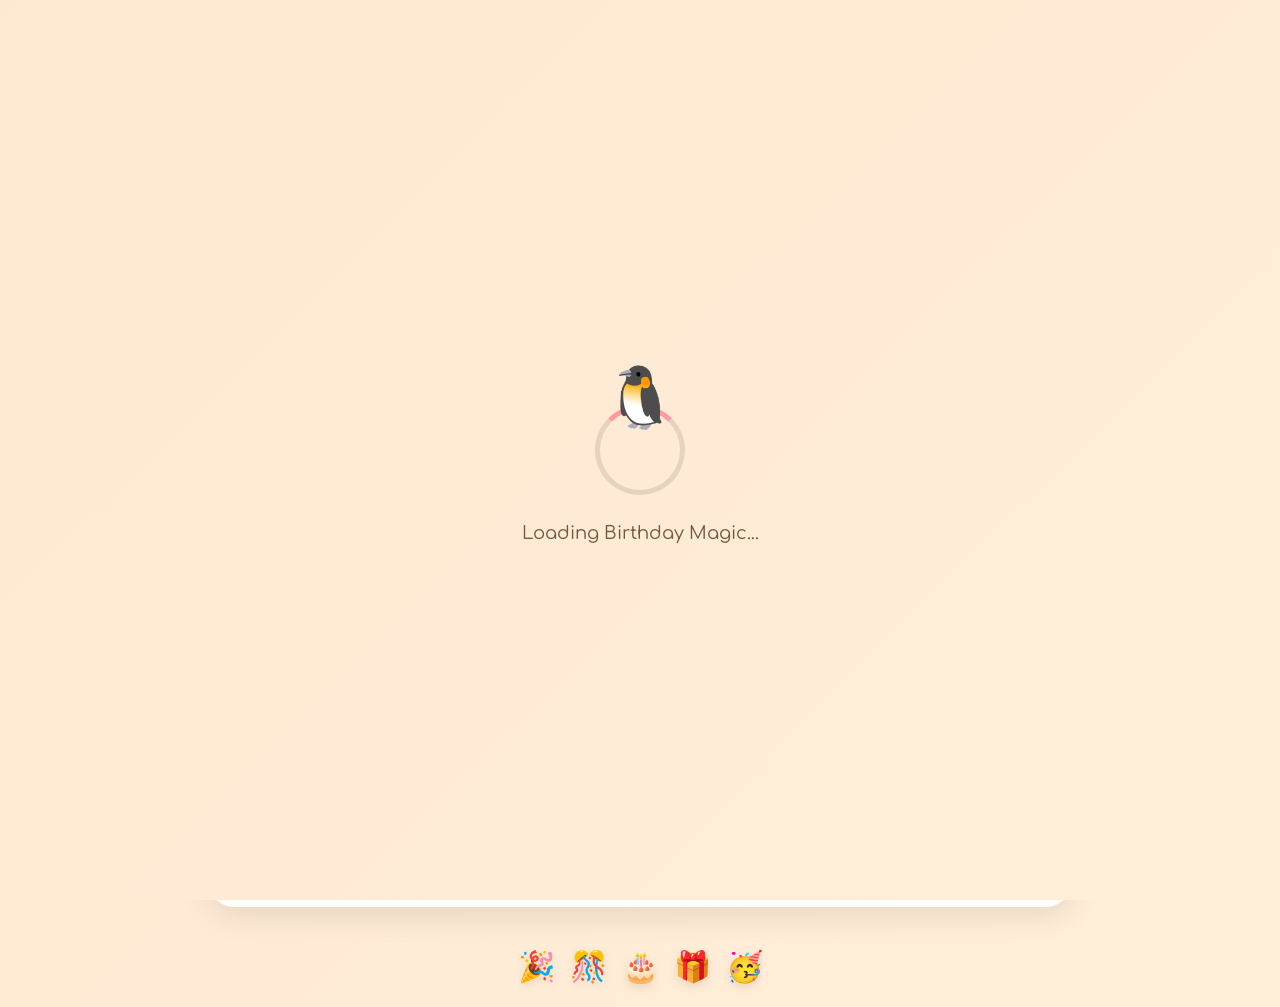
<file: index.html>
<!DOCTYPE html>
<html lang="en">
  <head>
    <meta charset="UTF-8" />
    <meta name="viewport" content="width=device-width, initial-scale=1.0" />
    <title>Welcome Pingu | Birthday Celebration</title>
    <meta
      name="description"
      content="A special birthday celebration for Pingu! Join us for gifts, memories and wishes."
    />
    <meta
      name="keywords"
      content="birthday, celebration, pingu, gifts, wishes, happy birthday"
    />

    <!-- Open Graph / Social Media Meta Tags -->
    <meta property="og:title" content="Pingu's Birthday Celebration" />
    <meta
      property="og:description"
      content="Join us in celebrating Pingu's special day with wishes, gifts and memories!"
    />
    <meta property="og:image" content="/assets/images/pingu.png" />
    <meta property="og:url" content="https://pingusbirthday.com" />
    <meta property="og:type" content="website" />

    <link rel="icon" type="image/x-icon" href="assets/images/Penguin.png" />
    <link rel="stylesheet" href="index.css" />
    <link rel="stylesheet" href="styles.css" />
    <link
      href="https://fonts.googleapis.com/css2?family=Quicksand:wght@300;400;500;600&family=Comfortaa:wght@400;600;700&display=swap"
      rel="stylesheet"
    />
    <link
      rel="shortcut icon"
      href="/assets/images/favicon.ico"
      type="image/x-icon"
    />
  </head>
  <body>
    <!-- Snow Effect -->
    <div class="snowflakes" aria-hidden="true">
      <div class="snowflake">❅</div>
      <div class="snowflake">❆</div>
      <div class="snowflake">❄</div>
      <div class="snowflake">❅</div>
      <div class="snowflake">❆</div>
      <div class="snowflake">❄</div>
      <div class="snowflake">🎂</div>
      <div class="snowflake">🎁</div>
      <div class="snowflake">🎈</div>
      <div class="snowflake">🎉</div>
    </div>
    
    <!-- Theme toggle -->
    <div class="theme-toggle">
      <button id="theme-button" onclick="toggleTheme()">🌙</button>
    </div>
    
    <!-- Audio Control -->
    <div class="audio-control">
      <button id="music-toggle" onclick="toggleMusic()">🔈</button>
      <audio id="background-audio" loop>
        <source src="assets/songs/NewJeans 'New Jeans (ft. The Powerpuff Girls)' Lyrics (뉴진스 New Jeans 가사) (Color Coded Lyrics).mp3" type="audio/mp3">
        Your browser does not support the audio element.
      </audio>
    </div>

    <!-- Preloader -->
    <div class="preloader">
      <div class="loader-circle"></div>
      <div class="preloader-penguin">🐧</div>
      <div class="loading-text">Loading Birthday Magic...</div>
    </div>

    <!-- Top-left badge -->
    <div class="badge" id="badge-text">🎉 Pingu's Day!</div>

    <!-- Main content wrapper -->
    <div class="home-content">
      <div class="glass-container">
        <h1 class="welcome-text">Welcome, Pingu! 💖</h1>

        <!-- Flipping Card - Now clickable to go to Biu page -->
        <div class="card" id="main-card" onclick="navigateTo('biu.html')">
          <div class="card-inner">
            <div class="card-front">
              <img src="/assets/images/pingu.png" alt="Pingu the Penguin" />
              <div class="sparkles-overlay"></div>
            </div>
            <div class="card-back">
              <img src="/assets/images/neko.png" alt="Neko the Cat" />
              <div class="sparkles-overlay"></div>
            </div>
          </div>
          <div class="card-hint">Click to see gifts</div>
        </div>

        <!-- Quick Nav Buttons -->
        <div class="quick-nav">
          <button class="quick-nav-btn" onclick="navigateTo('timeline.html')">
            <span class="btn-icon">📅</span>
            <span>Timeline</span>
          </button>
          <button class="quick-nav-btn" onclick="navigateTo('wish.html')">
            <span class="btn-icon">💌</span>
            <span>Cake</span>
          </button>
          <button class="quick-nav-btn" onclick="navigateTo('manga.html')">
            <span class="btn-icon">📚</span>
            <span>Manga</span>
        </div>

        <!-- Countdown section -->
        <div class="countdown-section">
          <h3>Your special day is here!</h3>
          <div class="countdown-display">
            <div class="countdown-item">
              <span id="days" class="count-number">0</span>
              <span class="count-label">Days</span>
            </div>
            <div class="countdown-item">
              <span id="hours" class="count-number">0</span>
              <span class="count-label">Hours</span>
            </div>
            <div class="countdown-item">
              <span id="minutes" class="count-number">0</span>
              <span class="count-label">Minutes</span>
            </div>
            <div class="countdown-item">
              <span id="seconds" class="count-number">0</span>
              <span class="count-label">Seconds</span>
            </div>
          </div>
        </div>
      </div>

      <!-- Bouncing emoji -->
      <div class="bouncing-emoji">
        <span>🎉</span>
        <span>🎊</span>
        <span>🎂</span>
        <span>🎁</span>
        <span>🥳</span>
      </div>
    </div>

    <!-- Floating Balloons -->
    <div class="balloons">
      <div class="balloon" style="--delay: 2s; --color: #ff9aa2">🎈</div>
      <div class="balloon" style="--delay: 3s; --color: #ffb7b2">🎈</div>
      <div class="balloon" style="--delay: 4s; --color: #ffdac1">🎈</div>
      <div class="balloon" style="--delay: 5s; --color: #e2f0cb">🎈</div>
      <div class="balloon" style="--delay: 6s; --color: #b5ead7">🎈</div>
      <div class="balloon" style="--delay: 4s; --color: #c7ceea">🎈</div>
      <div class="balloon" style="--delay: 7s; --color: #ffc8dd">🎈</div>
      <div class="balloon" style="--delay: 8s; --color: #ee99ee">🎈</div>
      <div class="balloon" style="--delay: 9s; --color: #aaffe8">🎈</div>
    </div>

    <!-- Bottom-left controls -->
    <div class="controls-bottom-left">
      <select
        id="language-select"
        class="language-select"
        onchange="changeLanguage()"
      >
        <option value="en">🇬🇧 English</option>
        <option value="ko">🇰🇷 한국어</option>
        <option value="mn">🇲🇳 Монгол</option>
      </select>
    </div>

    <!-- Paw Trail -->
    <div class="paw-trail">
      <span>🐾</span>
      <span>🐧</span>
    </div>

    <!-- Confetti container -->
    <div id="confetti-container"></div>

    <!-- Scripts -->
    <script>
      // Dark/light theme
      function toggleTheme() {
        const body = document.body;
        const themeButton = document.getElementById("theme-button");

        if (body.classList.contains("dark-theme")) {
          body.classList.remove("dark-theme");
          themeButton.textContent = "🌙"; // moon for dark mode
          localStorage.setItem("theme", "light");
        } else {
          body.classList.add("dark-theme");
          themeButton.textContent = "☀️"; // sun for light mode
          localStorage.setItem("theme", "dark");
        }
      }

      // Check for saved theme preference
      const savedTheme = localStorage.getItem("theme");
      if (savedTheme === "dark") {
        document.body.classList.add("dark-theme");
        document.getElementById("theme-button").textContent = "☀️";
      }
      
      // Background Music Functions
      function initBackgroundMusic() {
        const audio = document.getElementById("background-audio");
        audio.volume = 0.05; // Set to very low volume
        
        // Try to play music (browsers may block autoplay)
        audio.play().catch((e) => {
          console.log("Auto-play prevented:", e);
          document.getElementById("music-toggle").textContent = "🔇";
        });
      }
      
      function toggleMusic() {
        const audio = document.getElementById("background-audio");
        const musicButton = document.getElementById("music-toggle");
        
        if (audio.paused) {
          audio.play();
          musicButton.textContent = "🔈";
        } else {
          audio.pause();
          musicButton.textContent = "🔇";
        }
      }

      // Preloader with improved animation
      window.addEventListener("load", function () {
        setTimeout(() => {
          document.querySelector(".preloader").classList.add("preloader-fade");
          setTimeout(() => {
            document
              .querySelector(".preloader")
              .classList.add("preloader-hidden");
            // Start audio after preloader
            initBackgroundMusic();
          }, 500);
        }, 1500);
      });

      // Navigation function
      function navigateTo(page) {
        // Add page transition effect
        document.body.classList.add("page-transition");
        setTimeout(() => {
          window.location.href = page;
        }, 300);
      }

      const languageText = {
        en: {
          badge: "🎉 Pingu's Day!",
          cardHint: "Click to see gifts",
          welcome: "Welcome, Pingu! 💖",
          countdown: "Your special day is here!",
          loading: "Loading Birthday Magic...",
          memories: "Timeline",
          wishes: "Cake",
          messages: "Manga",
        },
        ko: {
          badge: "🎉 핑구의 날!",
          cardHint: "선물 보기",
          welcome: "환영합니다, 핑구! 💖",
          countdown: "특별한 날이 왔어요!",
          loading: "생일 마법 로딩 중...",
          memories: "타임라인",
          wishes: "케이크",
          messages: "만화",
        },
        mn: {
          badge: "🎉 Пингугийн өдөр!",
          cardHint: "Бэлэг харах",
          welcome: "Тавтай морил, Пингу! 💖",
          countdown: "Чиний онцгой өдөр ирлээ!",
          loading: "Төрсөн өдрийн шидийг ачаалж байна...",
          memories: "Цагийн шугам",
          wishes: "Бялуу",
          messages: "Манга",
        },
      };

      function changeLanguage() {
        const lang = document.getElementById("language-select").value;
        document.getElementById("badge-text").textContent =
          languageText[lang].badge;
        document.querySelector(".welcome-text").textContent =
          languageText[lang].welcome;

        // Update card hint
        document.querySelector(".card-hint").textContent =
          languageText[lang].cardHint;

        // Update countdown heading
        document.querySelector(".countdown-section h3").textContent =
          languageText[lang].countdown;

        // Update loading text
        document.querySelector(".loading-text").textContent =
          languageText[lang].loading;

        // Update navigation buttons
        const navButtons = document.querySelectorAll(
          ".quick-nav-btn span:not(.btn-icon)"
        );
        navButtons[0].textContent = languageText[lang].memories;
        navButtons[1].textContent = languageText[lang].wishes;
        navButtons[2].textContent = languageText[lang].messages;
        navButtons[3].textContent = languageText[lang].gifts;
      }

      // Real birthday countdown
      function updateCountdown() {
        const now = new Date();
        const birthday = new Date(now.getFullYear(), 5, 1); // June 1st (month is 0-indexed, so 5 = June)

        // If today's date is past this year's birthday, set for next year
        if (now > birthday) {
          birthday.setFullYear(birthday.getFullYear() + 1);
        }

        const diff = birthday - now;

        // Check if it's birthday!
        if (diff <= 0 && diff > -24 * 60 * 60 * 1000) {
          document.getElementById("days").textContent = "0";
          document.getElementById("hours").textContent = "0";
          document.getElementById("minutes").textContent = "0";
          document.getElementById("seconds").textContent = "0";

          // Show birthday mode!
          if (!document.body.classList.contains("birthday-mode")) {
            document.body.classList.add("birthday-mode");
            createConfetti(100);
            // Play birthday animation every minute
            setInterval(() => createConfetti(50), 60000);
          }
          return;
        }

        const days = Math.floor(diff / (1000 * 60 * 60 * 24));
        const hours = Math.floor(
          (diff % (1000 * 60 * 60 * 24)) / (1000 * 60 * 60)
        );
        const minutes = Math.floor((diff % (1000 * 60 * 60)) / (1000 * 60));
        const seconds = Math.floor((diff % (1000 * 60)) / 1000);

        document.getElementById("days").textContent = days;
        document.getElementById("hours").textContent = hours;
        document.getElementById("minutes").textContent = minutes;
        document.getElementById("seconds").textContent = seconds;

        // Add pulse animation on seconds change
        document.getElementById("seconds").classList.add("pulse");
        setTimeout(() => {
          document.getElementById("seconds").classList.remove("pulse");
        }, 500);

        // Update every second
        setTimeout(updateCountdown, 1000);
      }

      // Improved confetti function
      function createConfetti(amount) {
        const container = document.getElementById("confetti-container");
        const shapes = ["circle", "square", "triangle"];

        for (let i = 0; i < amount; i++) {
          const confetti = document.createElement("div");

          // Randomly choose between emoji or shape
          if (Math.random() > 0.7) {
            // Emoji confetti
            confetti.className = "confetti-emoji";
            const emojis = ["🎉", "🎊", "🎂", "🎁", "🎈", "✨", "💖", "🐧"];
            confetti.textContent =
              emojis[Math.floor(Math.random() * emojis.length)];
          } else {
            // Shape confetti
            const shapeType = shapes[Math.floor(Math.random() * shapes.length)];
            confetti.className = `confetti confetti-${shapeType}`;

            // Random properties
            const size = Math.random() * 10 + 5;
            const colors = [
              "#ff9aa2",
              "#ffb7b2",
              "#ffdac1",
              "#e2f0cb",
              "#b5ead7",
              "#c7ceea",
              "#f9c1bb",
              "#ffd6e0",
            ];
            const color = colors[Math.floor(Math.random() * colors.length)];

            confetti.style.width = `${size}px`;
            confetti.style.height = `${size}px`;
            confetti.style.backgroundColor = color;
          }

          // Random position
          confetti.style.left = `${Math.random() * 100}%`;
          confetti.style.top = `-20px`;

          // Random rotation and delay
          confetti.style.transform = `rotate(${Math.random() * 360}deg)`;
          confetti.style.animationDelay = `${Math.random() * 3}s`;
          confetti.style.animationDuration = `${Math.random() * 2 + 3}s`;

          container.appendChild(confetti);

          // Remove after animation
          setTimeout(() => {
            if (confetti.parentNode === container) {
              container.removeChild(confetti);
            }
          }, 6000);
        }
      }

      // Initialize animations
      document.addEventListener("DOMContentLoaded", function () {
        updateCountdown();

        // Random floating balloons
        const balloons = document.querySelectorAll(".balloon");
        balloons.forEach((balloon) => {
          setInterval(() => {
            balloon.style.animationDuration = Math.random() * 10 + 10 + "s";
            balloon.style.left = Math.random() * 90 + 5 + "%";
          }, 15000);
        });

        // Create occasional confetti
        setInterval(() => {
          createConfetti(5);
        }, 30000);

        // Paw trail animation
        document.addEventListener("mousemove", function (e) {
          // Only create paw print every 300ms to avoid too many
          if (!window.lastPawTime || Date.now() - window.lastPawTime > 300) {
            const pawPrint = document.createElement("div");
            pawPrint.className = "paw-print";
            pawPrint.textContent = Math.random() > 0.5 ? "🐾" : "🐧";
            pawPrint.style.left = e.clientX - 10 + "px";
            pawPrint.style.top = e.clientY - 10 + "px";
            document.body.appendChild(pawPrint);

            // Remove after animation
            setTimeout(() => {
              if (pawPrint.parentNode) {
                pawPrint.parentNode.removeChild(pawPrint);
              }
            }, 2000);

            window.lastPawTime = Date.now();
          }
        });
      });
    </script>
  </body>
</html>
</file>
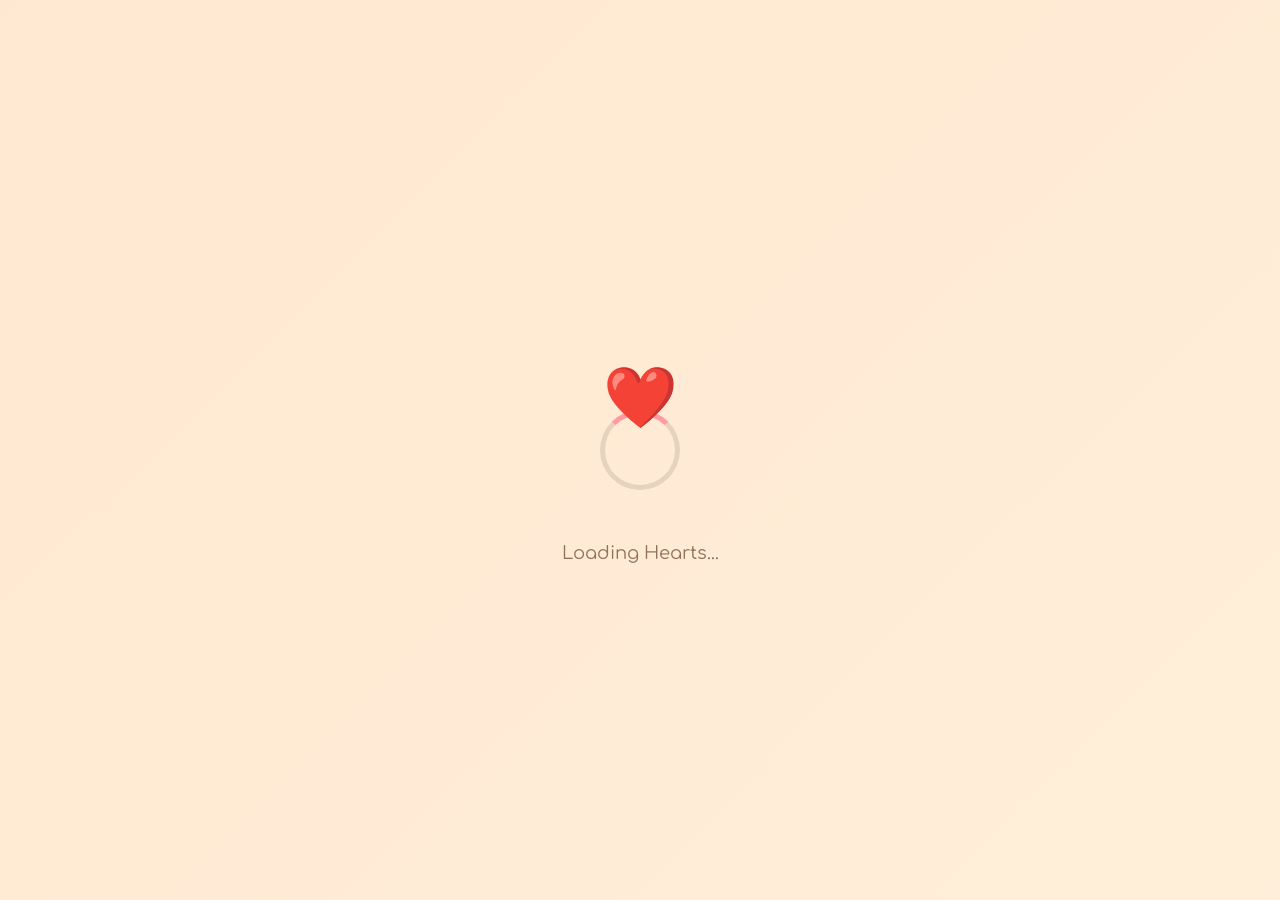
<file: biu.html>
<!DOCTYPE html>
<html lang="en">
  <head>
    <meta charset="UTF-8" />
    <title>Biu</title>
    <meta name="language" content="en-US" />
    <meta name="title" content="Dear Sun" />
    <meta
      name="description"
      content="Collecting this wasn't easy — your star is my motivation to keep going! Contributions are welcome too."
    />
    <link rel="icon" type="image/x-icon" href="assets/images/Penguin.png" />
    <link rel="stylesheet" href="biu.css" />
    <link rel="stylesheet" href="styles.css" />
    <link
      href="https://fonts.googleapis.com/css2?family=Quicksand:wght@400;500;600&family=Comfortaa:wght@400;600&display=swap"
      rel="stylesheet"
    />
    <style>
      /* Additional styles to improve UI */
      body {
        background: linear-gradient(135deg, #f5f7fa 0%, #c3cfe2 100%);
      }
      
      .biu-badge {
        position: fixed;
        top: 20px;
        left: 20px;
        background: linear-gradient(45deg, #ff9a9e, #fad0c4);
        color: #fff;
        font-size: 20px;
        padding: 10px 20px;
        border-radius: 25px;
        box-shadow: 0 4px 15px rgba(0, 0, 0, 0.15);
        z-index: 5;
        font-weight: bold;
        font-family: "Comfortaa", cursive;
        animation: pulse 2s infinite;
      }

      @keyframes pulse {
        0% {
          box-shadow: 0 4px 15px rgba(0, 0, 0, 0.15);
          transform: scale(1);
        }
        50% {
          box-shadow: 0 8px 20px rgba(255, 154, 158, 0.4);
          transform: scale(1.05);
        }
        100% {
          box-shadow: 0 4px 15px rgba(0, 0, 0, 0.15);
          transform: scale(1);
        }
      }
      
      .prev-button, .next-button {
        background: linear-gradient(45deg, #ff9a9e, #fad0c4);
        box-shadow: 0 4px 15px rgba(0, 0, 0, 0.15);
        transition: all 0.4s ease;
        color: white;
        font-weight: 600;
      }
      
      .prev-button:hover, .next-button:hover {
        background: linear-gradient(45deg, #ff8a8e, #f8c0b4);
        transform: translateY(-3px);
        box-shadow: 0 8px 20px rgba(255, 154, 158, 0.4);
      }
      
      /* Floating particles */
      .particles {
        position: fixed;
        top: 0;
        left: 0;
        width: 100%;
        height: 100%;
        z-index: -1;
        pointer-events: none;
      }
      
      .particle {
        position: absolute;
        background: rgba(255, 154, 158, 0.3);
        border-radius: 50%;
        animation: float 15s infinite linear;
      }
      
      @keyframes float {
        0% {
          transform: translateY(0) rotate(0deg);
          opacity: 0;
        }
        20% {
          opacity: 0.8;
        }
        80% {
          opacity: 0.8;
        }
        100% {
          transform: translateY(-100vh) rotate(360deg);
          opacity: 0;
        }
      }
      
      /* Audio control button */
      .audio-control {
        position: fixed;
        top: 20px;
        right: 20px;
        background: white;
        color: #ff9a9e;
        width: 40px;
        height: 40px;
        border-radius: 50%;
        display: flex;
        align-items: center;
        justify-content: center;
        font-size: 20px;
        cursor: pointer;
        box-shadow: 0 4px 15px rgba(0, 0, 0, 0.15);
        z-index: 10;
        transition: all 0.3s ease;
      }
      
      .audio-control:hover {
        transform: scale(1.1);
        box-shadow: 0 8px 20px rgba(255, 154, 158, 0.4);
      }
      
      /* Fix for heart white background */
      .love .block div {
        background-image: url("data:image/svg+xml,%3Csvg xmlns='http://www.w3.org/2000/svg' viewBox='0 0 24 24'%3E%3Cpath fill='%23e61a1a' d='M12 21.35l-1.45-1.32C5.4 15.36 2 12.28 2 8.5 2 5.42 4.42 3 7.5 3c1.74 0 3.41.81 4.5 2.09C13.09 3.81 14.76 3 16.5 3 19.58 3 22 5.42 22 8.5c0 3.78-3.4 6.86-8.55 11.54L12 21.35z'/%3E%3C/svg%3E") !important;
        background-size: contain !important;
        background-position: center !important;
        background-repeat: no-repeat !important;
      }
      
      /* Adjust animation for heart formation */
      .love .block {
        background-color: transparent !important;
        visibility: visible !important;
        opacity: 0;
        animation: fadeIn 0.5s forwards;
      }
      
      @keyframes fadeIn {
        to {
          opacity: 1;
        }
      }
      
      /* Custom heart style */
      .custom-heart {
        width: 40px;
        height: 40px;
        background-image: url("data:image/svg+xml,%3Csvg xmlns='http://www.w3.org/2000/svg' viewBox='0 0 24 24'%3E%3Cpath fill='%23e61a1a' d='M12 21.35l-1.45-1.32C5.4 15.36 2 12.28 2 8.5 2 5.42 4.42 3 7.5 3c1.74 0 3.41.81 4.5 2.09C13.09 3.81 14.76 3 16.5 3 19.58 3 22 5.42 22 8.5c0 3.78-3.4 6.86-8.55 11.54L12 21.35z'/%3E%3C/svg%3E");
        background-size: contain;
        background-position: center;
        background-repeat: no-repeat;
        display: inline-block;
        animation: heartBeat 1.5s infinite;
      }
      
      @keyframes heartBeat {
        0%, 100% {
          transform: scale(1);
        }
        15% {
          transform: scale(1.15);
        }
        30% {
          transform: scale(1);
        }
        45% {
          transform: scale(1.15);
        }
      }
    </style>
  </head>

  <body>
    <!-- Theme toggle -->
    <div class="theme-toggle">
      <button id="theme-button" onclick="toggleTheme()">🌙</button>
    </div>
    
    <!-- Preloader -->
    <div class="preloader">
      <div class="loader-circle"></div>
      <div class="preloader-penguin">❤️</div>
      <div class="loading-text">Loading Hearts...</div>
    </div>

    <!-- Top-left Badge -->
    <div class="badge">❤️ Biu</div>
    
    <!-- Navigation buttons with new classes -->
    <a href="index.html" class="biu-nav-button biu-nav-prev">
      <span>⬅️</span> Back
    </a>
    
    <a href="memories.html" class="biu-nav-button biu-nav-next">
      Next <span>➡️</span>
    </a>

    <!-- Floating Balloons -->
    <div class="balloons">
      <div class="balloon" style="--delay: 2s; --color: #FF9AA2;">❤️</div>
      <div class="balloon" style="--delay: 3s; --color: #FFB7B2;">💖</div>
      <div class="balloon" style="--delay: 4s; --color: #FFDAC1;">💕</div>
      <div class="balloon" style="--delay: 5s; --color: #E2F0CB;">💓</div>
      <div class="balloon" style="--delay: 6s; --color: #B5EAD7;">❣️</div>
    </div>

    <!-- Main content in glass container -->
    <div class="glass-container biu-container">
      <h1 class="biu-title">Heart Animation</h1>
      <p class="biu-subtitle">Watch the hearts form a beautiful pattern</p>
      
      <div class="biu-content">
        <div class="body_left">
          <img
            src="assets/images/biubiubiu.gif"
            alt=""
            ondragstart="return false;"
          />
        </div>

        <div class="body_center love">
          <div class="block">
            <div class="div1"></div>
            <div class="div2"></div>
            <div class="div3"></div>
            <div class="div4"></div>
          </div>
        </div>
      </div>
    </div>

    <script type="text/javascript" src="love.js"></script>
    <script>
      // Dark/light theme toggle
      function toggleTheme() {
        const body = document.body;
        const themeButton = document.getElementById('theme-button');
        
        if (body.classList.contains('dark-theme')) {
          body.classList.remove('dark-theme');
          themeButton.textContent = '🌙'; // moon for dark mode
          localStorage.setItem('theme', 'light');
        } else {
          body.classList.add('dark-theme');
          themeButton.textContent = '☀️'; // sun for light mode
          localStorage.setItem('theme', 'dark');
        }
      }
      
      // Check for saved theme preference
      const savedTheme = localStorage.getItem('theme');
      if (savedTheme === 'dark') {
        document.body.classList.add('dark-theme');
        document.getElementById('theme-button').textContent = '☀️';
      }
      

      // Initialize on document load
      document.addEventListener('DOMContentLoaded', function() {        
        // Preloader
        setTimeout(() => {
          document.querySelector('.preloader').classList.add('preloader-fade');
          setTimeout(() => {
            document.querySelector('.preloader').classList.add('preloader-hidden');
            

            // Animate title and content
            document.querySelector('.biu-title').style.opacity = '1';
            document.querySelector('.biu-subtitle').style.opacity = '1';
            setTimeout(() => {
              document.querySelector('.biu-content').style.opacity = '1';
              document.querySelector('.biu-content').style.transform = 'translateY(0)';
            }, 300);
          }, 500);
        }, 1500);
        
        // Navigation with page transition
        document.querySelectorAll('.biu-nav-button').forEach(btn => {
          btn.addEventListener('click', function(e) {
            e.preventDefault();
            const targetPage = this.getAttribute('href');
            
            // Add page transition effect
            document.body.classList.add('page-transition');
            setTimeout(() => {
              window.location.href = targetPage;
            }, 300);
          });
        });
      });
    </script>
  </body>
</html>
</file>
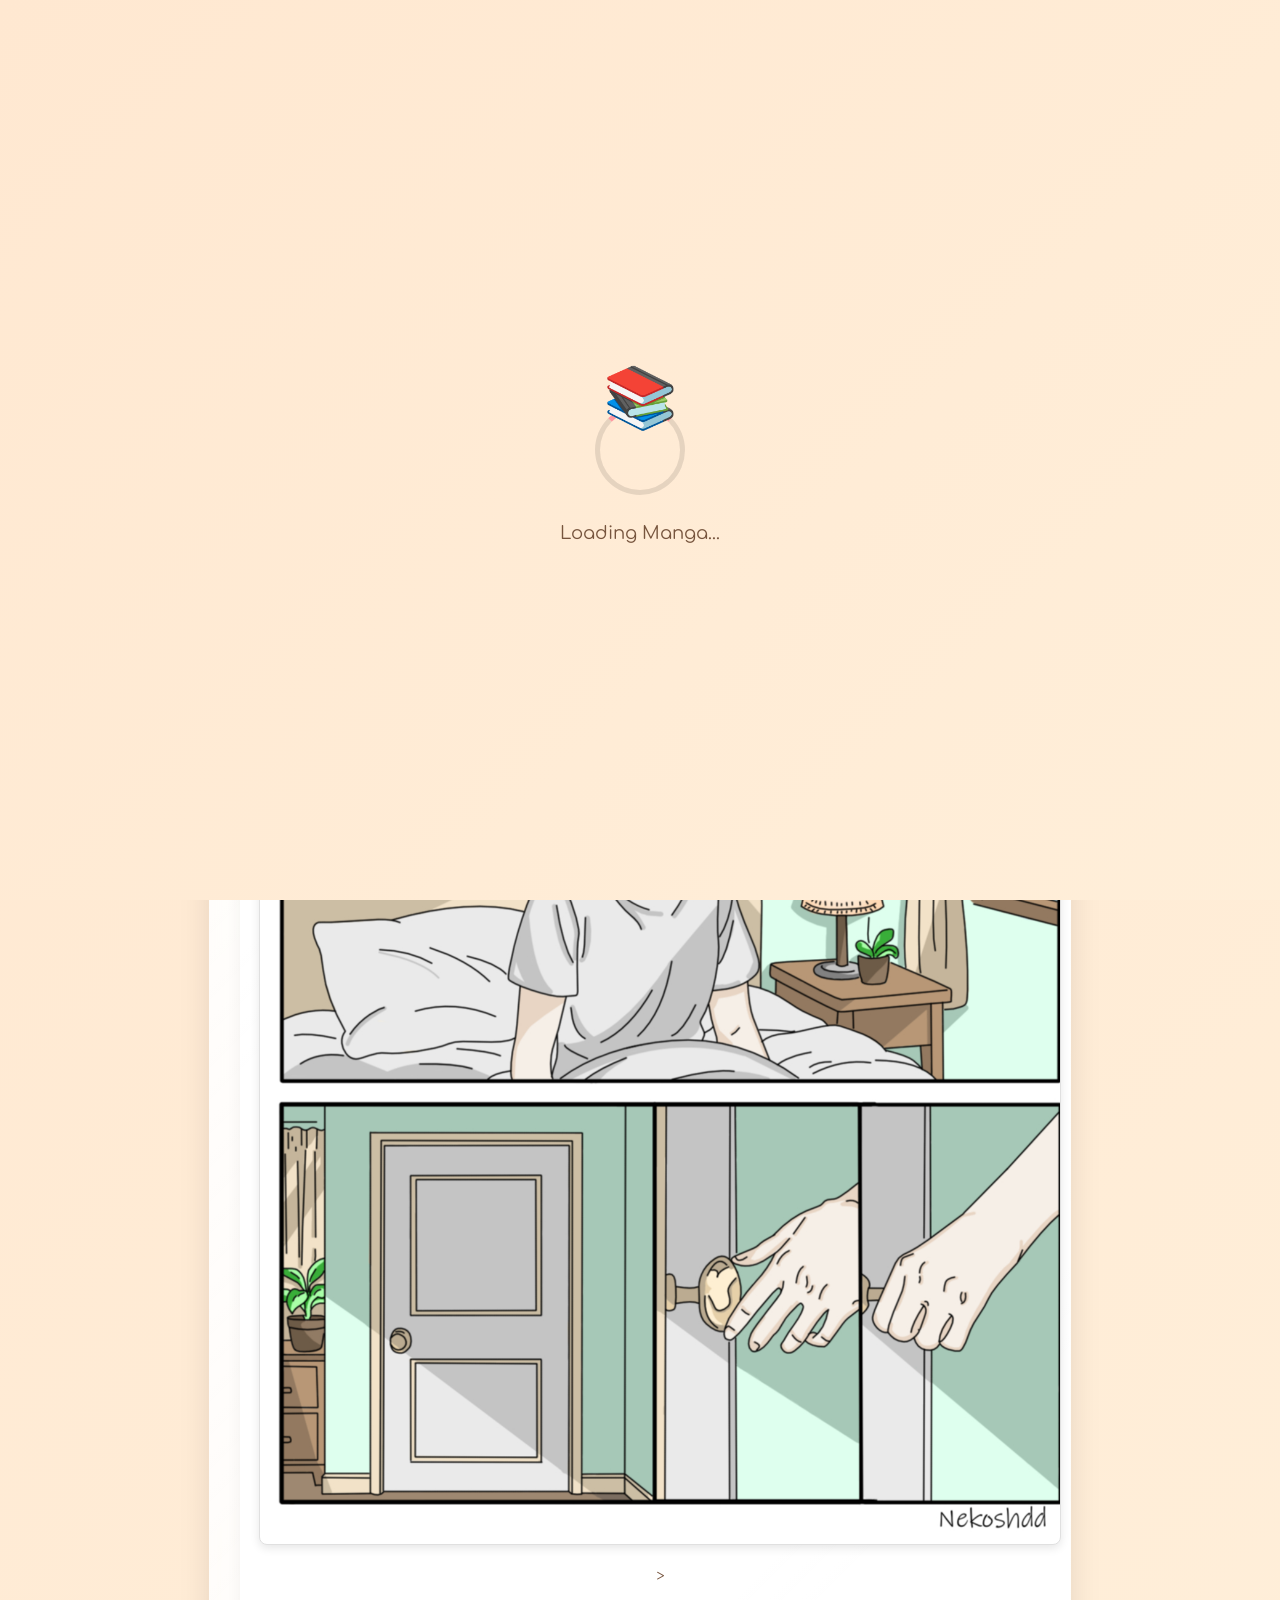
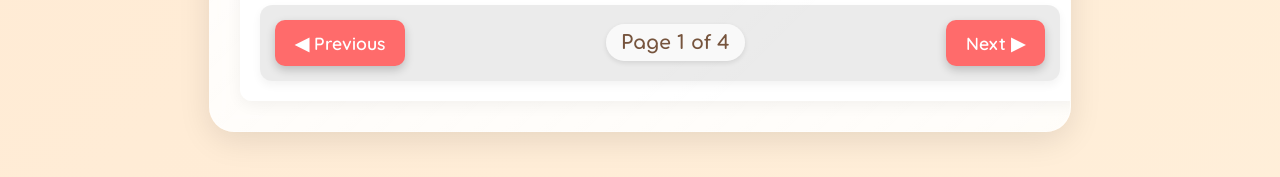
<file: manga.html>
<!DOCTYPE html>
<html lang="en">
  <head>
    <meta charset="UTF-8" />
    <meta name="viewport" content="width=device-width, initial-scale=1.0" />
    <title>Pingu's Manga</title>
    <link rel="icon" type="image/x-icon" href="assets/images/Penguin.png" />
    <link rel="stylesheet" href="manga.css" />
    <link rel="stylesheet" href="styles.css" />
    <link href="https://fonts.googleapis.com/css2?family=Quicksand:wght@400;500;600&family=Comfortaa:wght@400;600&display=swap" rel="stylesheet" />
  </head>
  <body>
    <!-- Theme toggle -->
    <div class="theme-toggle">
      <button id="theme-button" onclick="toggleTheme()">🌙</button>
    </div>
    
    <!-- Audio Control -->
    <div class="audio-control">
      <button id="music-toggle" onclick="toggleMusic()">🔈</button>
      <audio id="background-audio" loop>
        <source src="assets/songs/be my summer.mp3" type="audio/mp3">
        Your browser does not support the audio element.
      </audio>
    </div>
    
    <!-- Preloader -->
    <div class="preloader">
      <div class="loader-circle"></div>
      <div class="preloader-penguin">📚</div>
      <div class="loading-text">Loading Manga...</div>
    </div>
    
    <!-- Top-left badge -->
    <div class="badge">📚 Pingu's Special Manga</div>
    
    <!-- Navigation buttons -->
    <a href="index.html" class="prev-button">
      <span>⬅️</span> Back
    </a>
    
    <!-- Floating Decorations -->
    <div class="balloons">
      <div class="balloon" style="--delay: 2s; --color: #FF9AA2;">📚</div>
      <div class="balloon" style="--delay: 3s; --color: #FFB7B2;">🎨</div>
      <div class="balloon" style="--delay: 4s; --color: #FFDAC1;">🖌️</div>
      <div class="balloon" style="--delay: 5s; --color: #E2F0CB;">🎭</div>
      <div class="balloon" style="--delay: 6s; --color: #B5EAD7;">📖</div>
    </div>

    <!-- Manga container with header -->
    <div class="glass-container manga-container">
      <h1 class="manga-title">Special Manga Story</h1>
      <p class="manga-subtitle">A handcrafted manga just for you</p>
      
      <!-- Manga Viewer -->
      <div class="manga-viewer">
        <div class="manga-grid">
          <!-- Manga Page 1 -->
          <div class="manga-page">
            <div class="manga-panel panel-1">
              <img src="assets/images/Page 1.jpg" alt="Manga Panel 1" />
            </div>
          </div>
          
          <!-- Manga Page 2 -->
          <div class="manga-page">
            <div class="manga-panel panel-2">
              <img src="assets/images/Page 2.jpg" alt="Manga Panel 2" />
            </div>
          </div>
          <!-- Manga Page 3 -->
          <div class="manga-page">
            <div class="manga-panel panel-2">
              <img src="assets/images/Pinu.jpg" alt="Manga Panel 2" />
            </div>
          </div>
          <!-- Manga Page 4-->>
          <div class="manga-page">
            <div class="manga-panel panel-2">
              <img src="assets/images/Pinguw.jpg" alt="Manga Panel 2" />
            </div>
          </div>
          <!-- Additional empty page for new content -->
          <div class="manga-page create-page">
            <div class="manga-panel panel-empty">
              <div class="create-content">
                <h3>Create Your Chapter</h3>
                <p>What happens next in the story?</p>
                <button class="create-btn" onclick="openEditor()">Continue the story</button>
              </div>
            </div>
          </div>
        </div>
        
        <!-- Manga Navigation -->
        <div class="manga-navigation">
          <button class="nav-btn prev-page" onclick="prevPage()">◀ Previous</button>
          <span class="page-counter">Page <span id="current-page">1</span> of <span id="total-pages">4</span></span>
          <button class="nav-btn next-page" onclick="nextPage()">Next ▶</button>
        </div>
      </div>
    </div>
    
    <!-- Simple Manga Editor (Hidden by default) -->
    <div id="manga-editor" class="manga-editor-container">
      <div class="editor-header">
        <h2>Create Your Manga Page</h2>
        <button class="close-editor" onclick="closeEditor()">✕</button>
      </div>
      <div class="editor-tools">
        <button class="tool-btn" onclick="selectTool('pen')">✏️ Pen</button>
        <button class="tool-btn" onclick="selectTool('eraser')">🧽 Eraser</button>
        <button class="tool-btn" onclick="clearCanvas()">🗑️ Clear</button>
        <input type="color" id="color-picker" value="#000000">
        <select id="line-width">
          <option value="1">Thin</option>
          <option value="3" selected>Medium</option>
          <option value="5">Thick</option>
        </select>
      </div>
      <canvas id="drawing-canvas" width="600" height="800"></canvas>
      <div class="editor-footer">
        <button class="action-btn save-btn" onclick="saveDrawing()">Save Page</button>
        <button class="action-btn cancel-btn" onclick="closeEditor()">Cancel</button>
      </div>
    </div>

    <!-- Scripts -->
    <script>
      // Dark/light theme
      function toggleTheme() {
        const body = document.body;
        const themeButton = document.getElementById("theme-button");

        if (body.classList.contains("dark-theme")) {
          body.classList.remove("dark-theme");
          themeButton.textContent = "🌙"; // moon for dark mode
          localStorage.setItem("theme", "light");
        } else {
          body.classList.add("dark-theme");
          themeButton.textContent = "☀️"; // sun for light mode
          localStorage.setItem("theme", "dark");
        }
      }

      // Check for saved theme preference
      const savedTheme = localStorage.getItem("theme");
      if (savedTheme === "dark") {
        document.body.classList.add("dark-theme");
        document.getElementById("theme-button").textContent = "☀️";
      }

      // Preloader
      window.addEventListener("load", function () {
        setTimeout(() => {
          document.querySelector(".preloader").classList.add("preloader-fade");
          setTimeout(() => {
            document.querySelector(".preloader").classList.add("preloader-hidden");
            // Start audio after preloader
            initBackgroundMusic();
          }, 500);
        }, 1500);
      });

      // Background Music Functions
      function initBackgroundMusic() {
        const audio = document.getElementById("background-audio");
        audio.volume = 0.05; // Set to very low volume
        
        // Try to play music (browsers may block autoplay)
        audio.play().catch((e) => {
          console.log("Auto-play prevented:", e);
          document.getElementById("music-toggle").textContent = "🔇";
        });
      }
      
      function toggleMusic() {
        const audio = document.getElementById("background-audio");
        const musicButton = document.getElementById("music-toggle");
        
        if (audio.paused) {
          audio.play();
          musicButton.textContent = "🔈";
        } else {
          audio.pause();
          musicButton.textContent = "🔇";
        }
      }

      // Manga Navigation
      let currentPage = 1;
      const totalPages = 4;
      
      function updatePageCounter() {
        document.getElementById("current-page").textContent = currentPage;
        document.getElementById("total-pages").textContent = totalPages;
      }
      
      function prevPage() {
        if (currentPage > 1) {
          currentPage--;
          updatePageDisplay();
          scrollToTop();
        }
      }
      
      function nextPage() {
        if (currentPage < totalPages) {
          currentPage++;
          updatePageDisplay();
          scrollToTop();
        }
      }
      
      function scrollToTop() {
        document.querySelector('.manga-container').scrollIntoView({ behavior: 'smooth' });
      }
      
      function updatePageDisplay() {
        updatePageCounter();
        const pages = document.querySelectorAll('.manga-page');
        pages.forEach((page, index) => {
          if (index + 1 === currentPage) {
            page.style.display = 'block';
          } else {
            page.style.display = 'none';
          }
        });
      }
      
      // Initialize the manga viewer
      document.addEventListener('DOMContentLoaded', function() {
        updatePageCounter();
        updatePageDisplay();
      });
      
      // Simple Canvas Drawing Functions
      let canvas, ctx;
      let isDrawing = false;
      let currentTool = 'pen';
      
      function openEditor() {
        document.getElementById('manga-editor').style.display = 'block';
        canvas = document.getElementById('drawing-canvas');
        ctx = canvas.getContext('2d');
        
        // Canvas event listeners
        canvas.addEventListener('mousedown', startDrawing);
        canvas.addEventListener('mousemove', draw);
        canvas.addEventListener('mouseup', stopDrawing);
        canvas.addEventListener('mouseout', stopDrawing);
        
        // Touch support
        canvas.addEventListener('touchstart', handleTouch);
        canvas.addEventListener('touchmove', handleTouch);
        canvas.addEventListener('touchend', stopDrawing);
      }
      
      function closeEditor() {
        document.getElementById('manga-editor').style.display = 'none';
      }
      
      function startDrawing(e) {
        isDrawing = true;
        draw(e);
      }
      
      function draw(e) {
        if (!isDrawing) return;
        
        ctx.lineWidth = document.getElementById('line-width').value;
        ctx.lineCap = 'round';
        
        if (currentTool === 'pen') {
          ctx.strokeStyle = document.getElementById('color-picker').value;
        } else if (currentTool === 'eraser') {
          ctx.strokeStyle = '#FFFFFF';
        }
        
        ctx.beginPath();
        
        // Handle both mouse and touch events
        const x = e.clientX || e.touches[0].clientX;
        const y = e.clientY || e.touches[0].clientY;
        
        const rect = canvas.getBoundingClientRect();
        const canvasX = x - rect.left;
        const canvasY = y - rect.top;
        
        ctx.lineTo(canvasX, canvasY);
        ctx.stroke();
        ctx.beginPath();
        ctx.moveTo(canvasX, canvasY);
      }
      
      function handleTouch(e) {
        const touch = e.touches[0];
        const mouseEvent = new MouseEvent('mousedown', {
          clientX: touch.clientX,
          clientY: touch.clientY
        });
        canvas.dispatchEvent(mouseEvent);
        e.preventDefault();
      }
      
      function stopDrawing() {
        isDrawing = false;
        ctx.beginPath();
      }
      
      function selectTool(tool) {
        currentTool = tool;
        const toolButtons = document.querySelectorAll('.tool-btn');
        toolButtons.forEach(btn => btn.classList.remove('active'));
        event.target.classList.add('active');
      }
      
      function clearCanvas() {
        ctx.clearRect(0, 0, canvas.width, canvas.height);
      }
      
      function saveDrawing() {
        const dataURL = canvas.toDataURL('image/png');
        
        // In a real implementation, you would save this dataURL to the server
        // For this demo, we'll just display the drawing in the manga
        
        // Create a new manga page
        const newPage = document.createElement('div');
        newPage.className = 'manga-page';
        
        const newPanel = document.createElement('div');
        newPanel.className = 'manga-panel';
        
        const newImage = document.createElement('img');
        newImage.src = dataURL;
        newImage.alt = 'User Created Manga';
        
        newPanel.appendChild(newImage);
        newPage.appendChild(newPanel);
        
        // Add the new page to the manga-grid
        document.querySelector('.manga-grid').appendChild(newPage);
        
        // Update total pages
        document.getElementById('total-pages').textContent = document.querySelectorAll('.manga-page').length;
        
        // Close the editor
        closeEditor();
        
        // Alert the user
        alert('Your manga page has been saved!');
      }
    </script>
  </body>
</html>
</file>
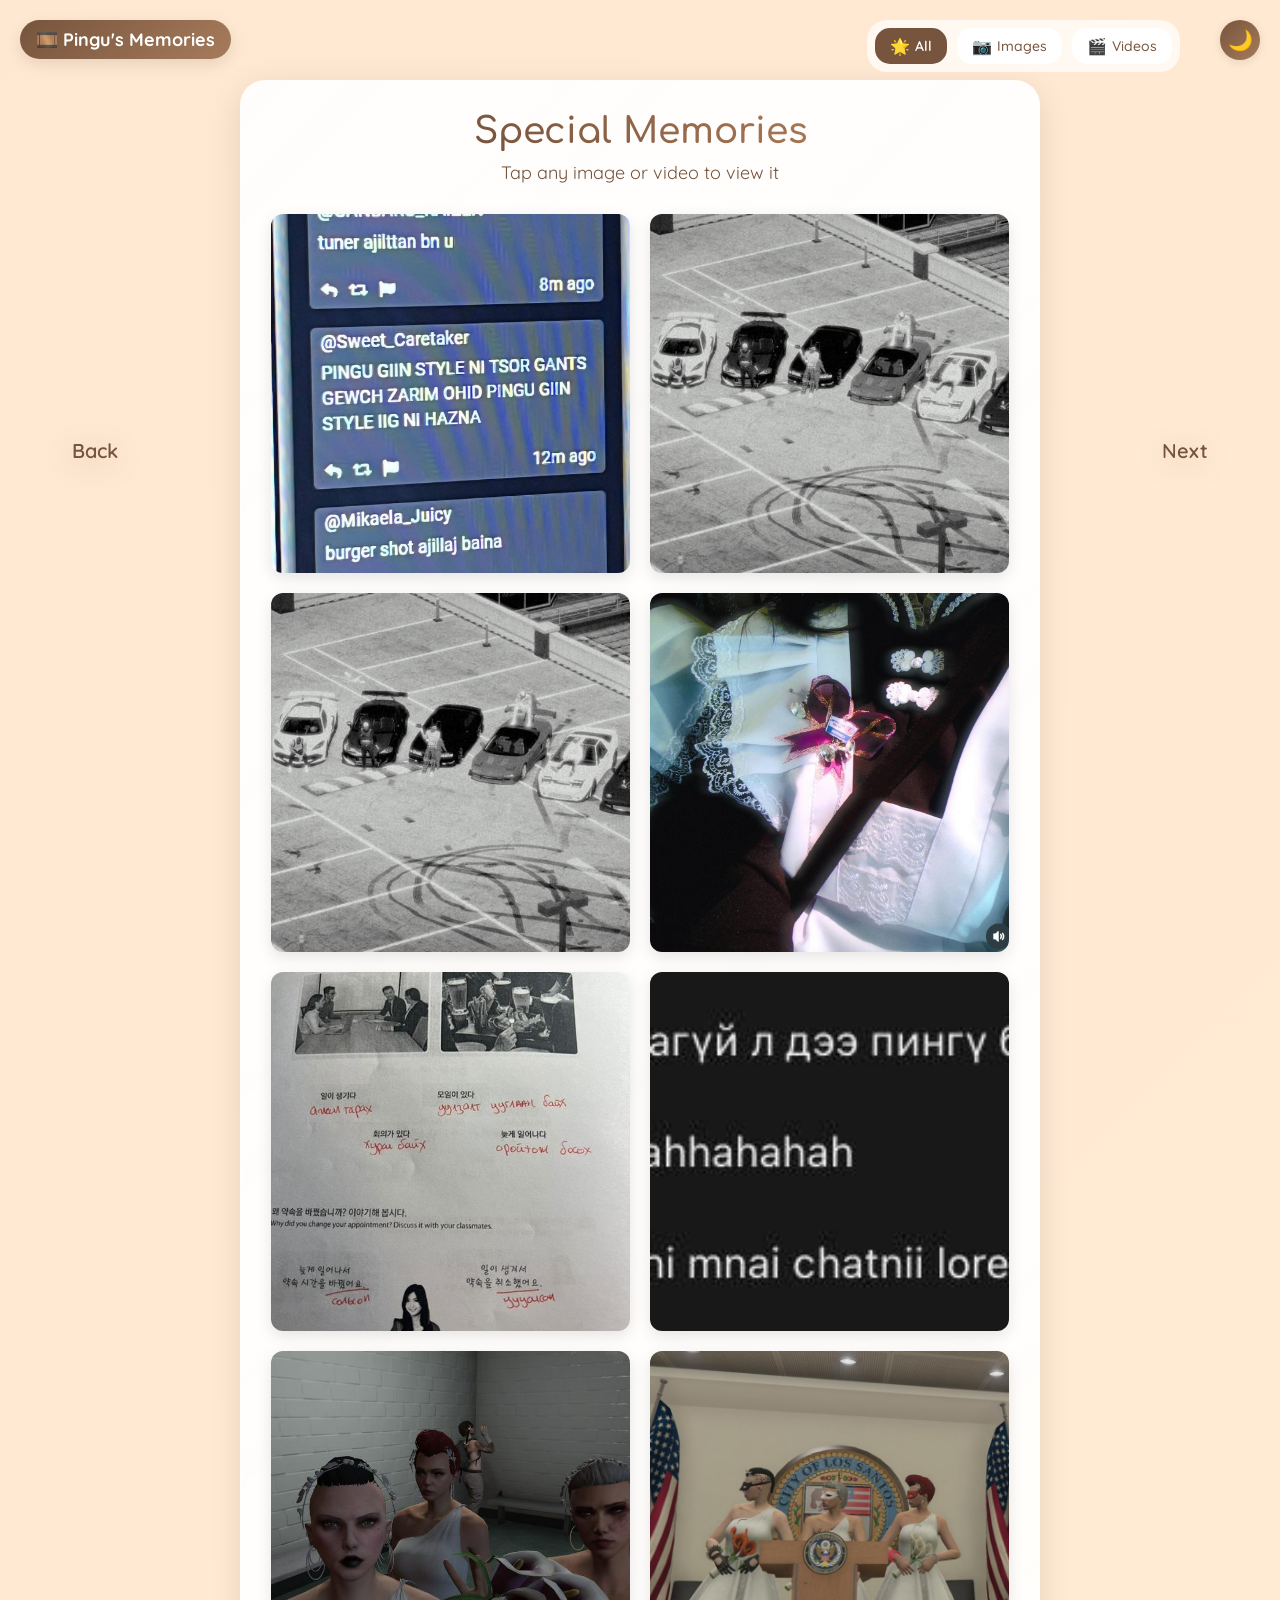
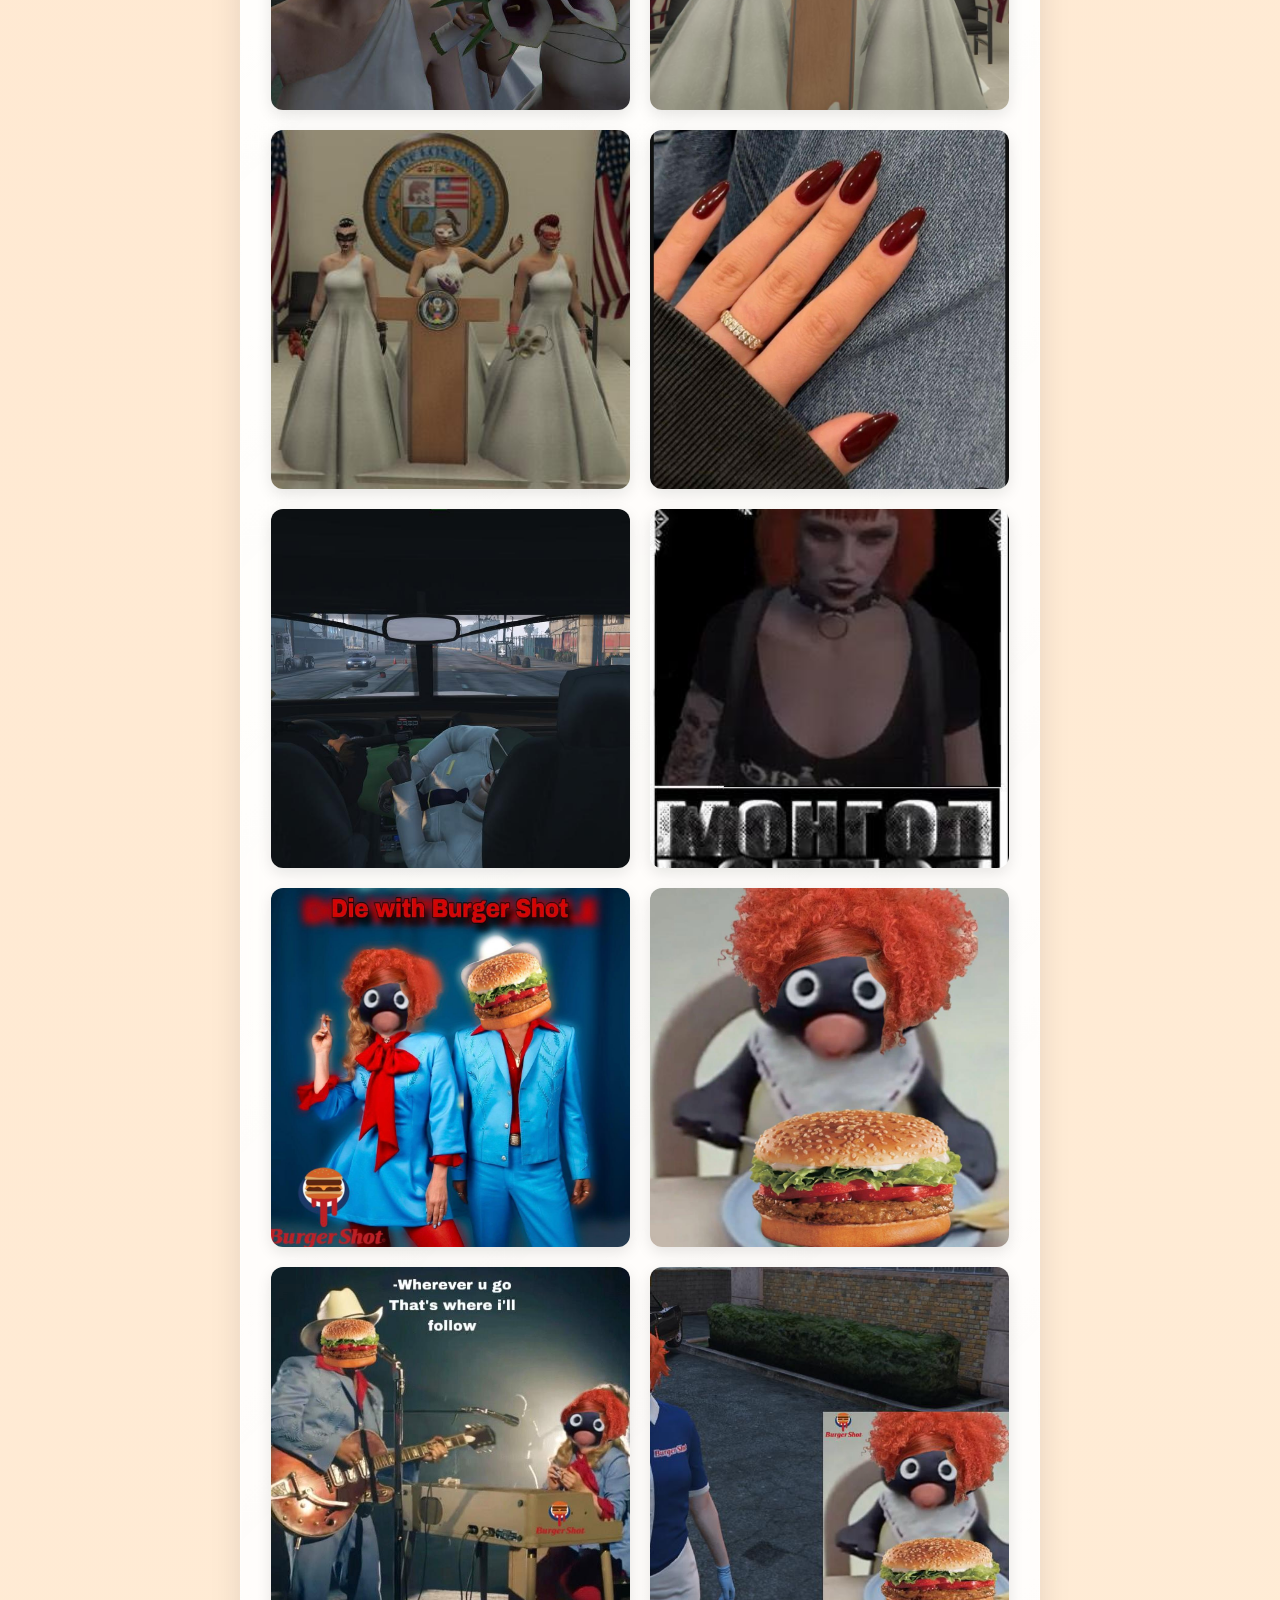
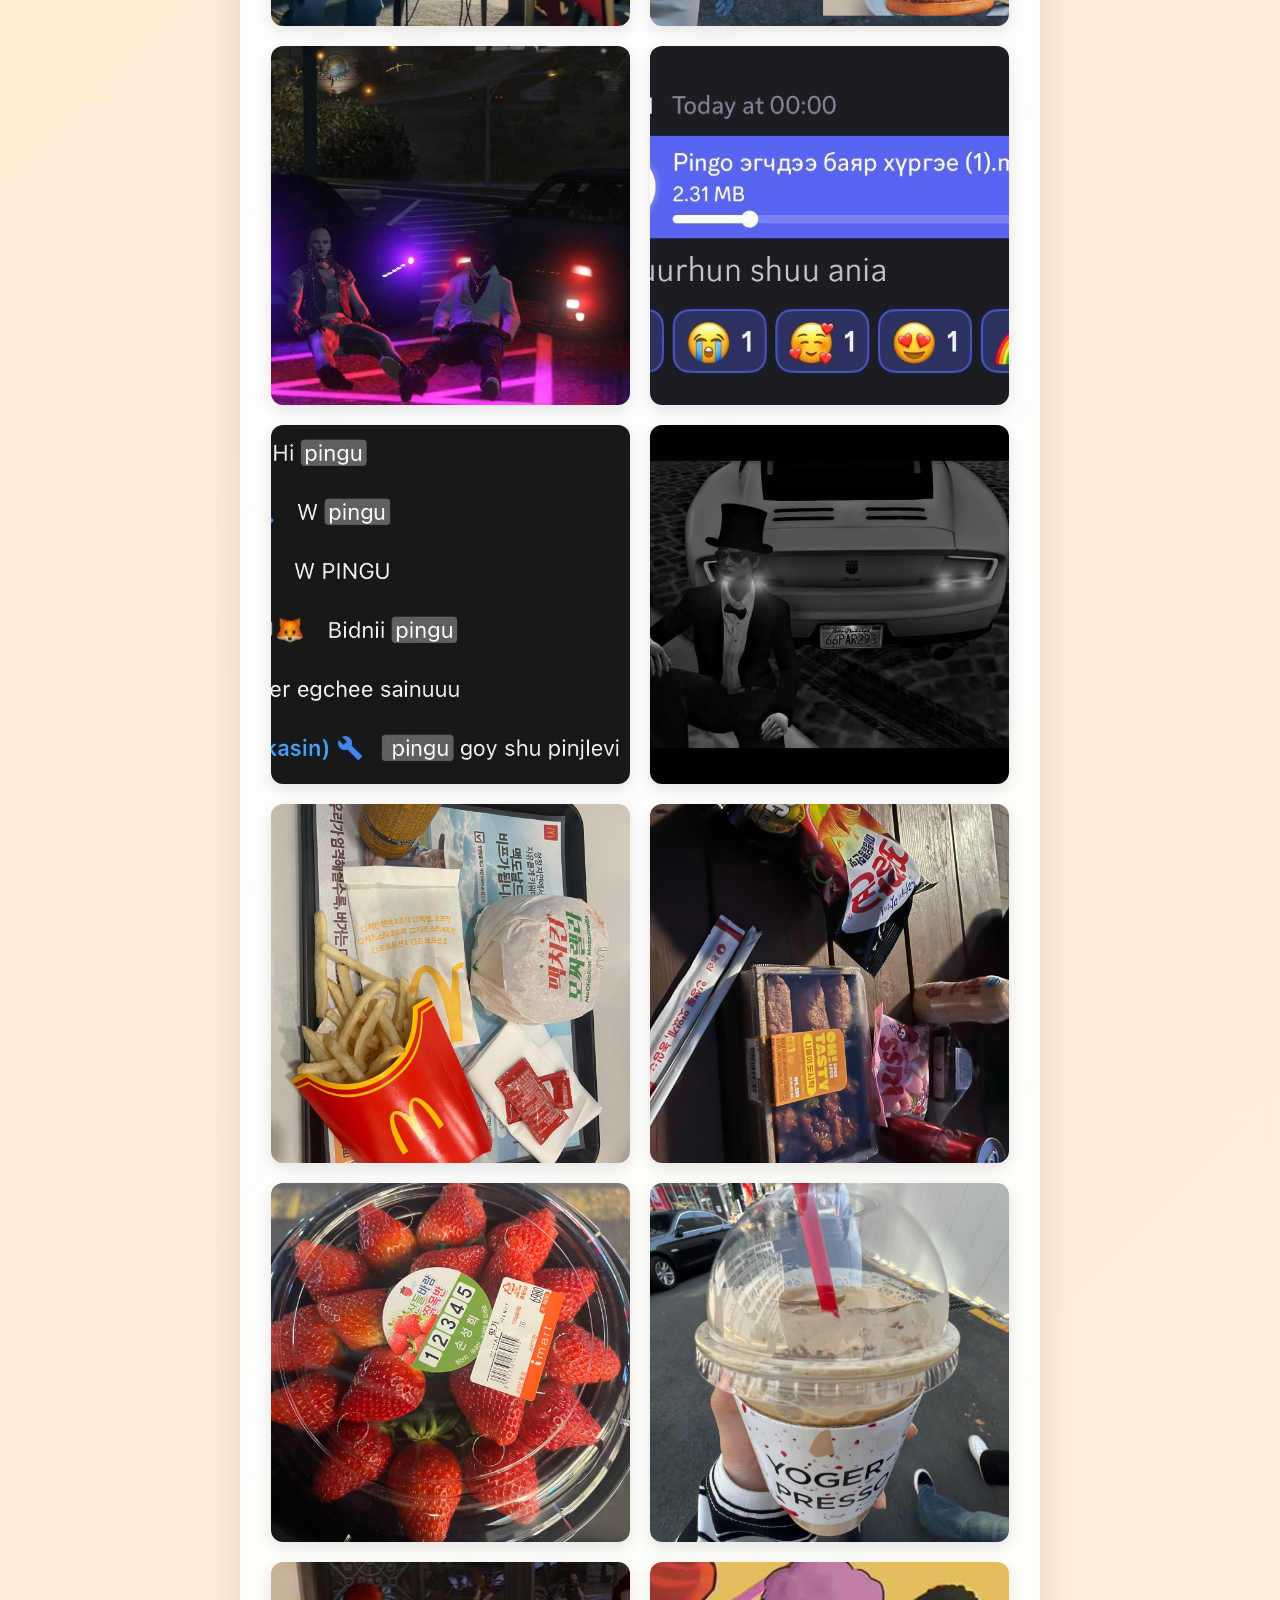
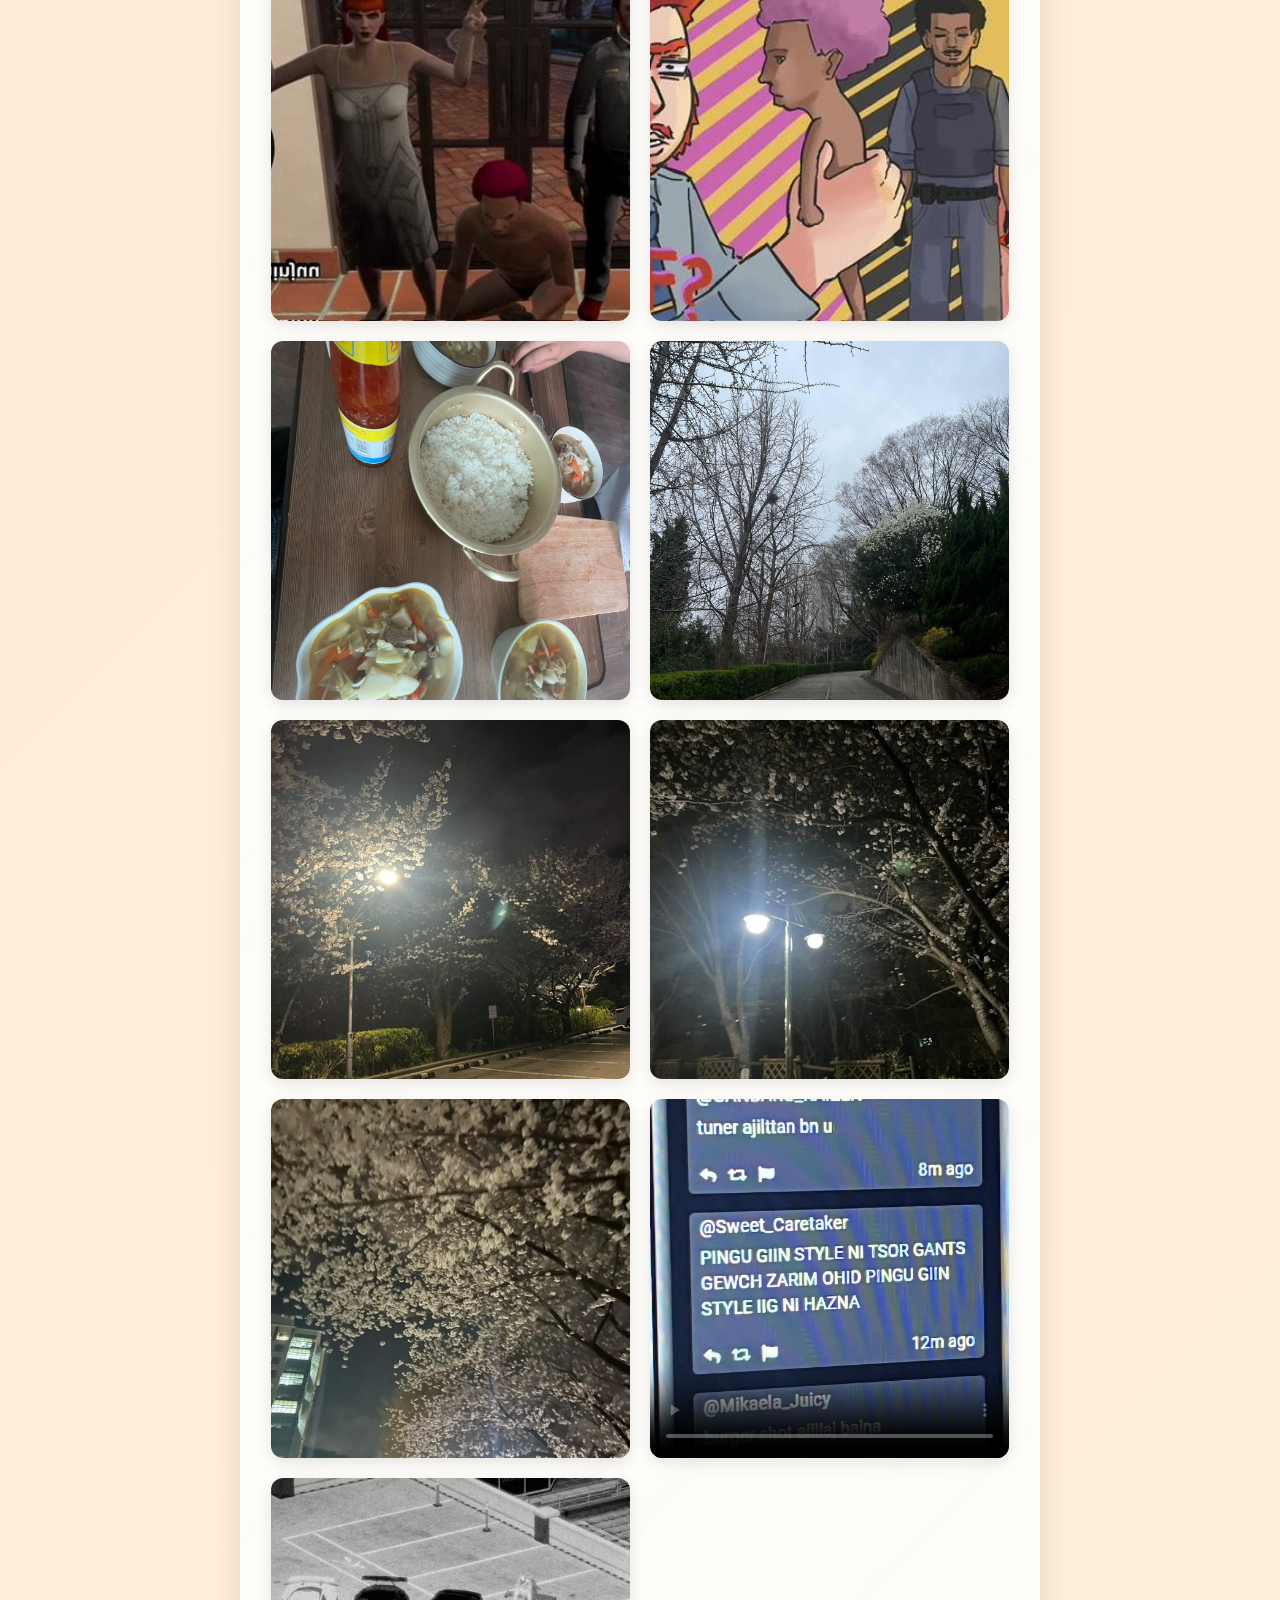
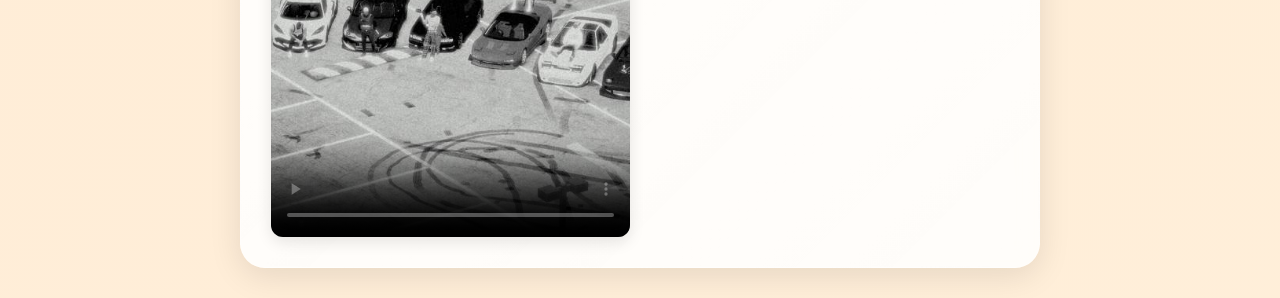
<file: memories.html>
<!DOCTYPE html>
<html lang="en">
  <head>
    <meta charset="UTF-8" />
    <meta name="viewport" content="width=device-width, initial-scale=1.0" />
    <title>Pingu's Memories</title>
    <link rel="stylesheet" href="memories.css" />
    <link rel="stylesheet" href="styles.css" />
    <link rel="icon" type="image/x-icon" href="assets/images/Penguin.png" />
    <link href="https://fonts.googleapis.com/css2?family=Quicksand:wght@400;500;600&family=Comfortaa:wght@400;600&display=swap" rel="stylesheet" />
  </head>
  <body>
    <!-- Theme toggle -->
    <div class="theme-toggle">
      <button id="theme-button" onclick="toggleTheme()">🌙</button>
    </div>
    
    <!-- Preloader -->
    <div class="preloader">
      <div class="loader-circle"></div>
      <div class="preloader-penguin">🎞️</div>
      <div class="loading-text">Loading Memories...</div>
    </div>
    
    <!-- Top-left badge -->
    <div class="badge">🎞️ Pingu's Memories</div>
    
    <!-- Category Buttons -->
    <div class="category-toggle">
      <button class="category-btn active" onclick="filterMedia('all')">
        <span class="btn-icon">🌟</span> All
      </button>
      <button class="category-btn" onclick="filterMedia('images')">
        <span class="btn-icon">📷</span> Images
      </button>
      <button class="category-btn" onclick="filterMedia('videos')">
        <span class="btn-icon">🎬</span> Videos
      </button>
    </div>

    <!-- Navigation buttons -->
    <a href="biu.html" class="prev-button">
      <span>⬅️</span> Back
    </a>
    
    <a href="gifts.html" class="next-button">
      Next <span>➡️</span>
    </a>

    <!-- Floating Balloons -->
    <div class="balloons">
      <div class="balloon" style="--delay: 2s; --color: #FF9AA2;">🎞️</div>
      <div class="balloon" style="--delay: 3s; --color: #FFB7B2;">📸</div>
      <div class="balloon" style="--delay: 4s; --color: #FFDAC1;">🎬</div>
      <div class="balloon" style="--delay: 5s; --color: #E2F0CB;">📷</div>
      <div class="balloon" style="--delay: 6s; --color: #B5EAD7;">🎞️</div>
    </div>

    <!-- Gallery container with header -->
    <div class="glass-container memories-container">
      <h1 class="gallery-title">Special Memories</h1>
      <p class="gallery-subtitle">Tap any image or video to view it</p>
      
      <!-- Gallery -->
      <div class="gallery">
        <img
          src="assets/memoriesimage/1.jpg"
          class="gallery-item"
          alt="Memory 1"
          onclick="openLightbox(this)"
          loading="lazy"
        />
        <img
          src="assets/memoriesimage/2.jpg"
          class="gallery-item"
          alt="Memory 2"
          onclick="openLightbox(this)"
          loading="lazy"
        />
        <img
          src="assets/memoriesimage/3.jpg"
          class="gallery-item"
          alt="Memory 3"
          onclick="openLightbox(this)"
          loading="lazy"
        />
        <img
          src="assets/memoriesimage/4.jpg"
          class="gallery-item"
          alt="Memory 4"
          onclick="openLightbox(this)"
          loading="lazy"
        />
        <img
          src="assets/memoriesimage/5.jpg"
          class="gallery-item"
          alt="Memory 5"
          onclick="openLightbox(this)"
          loading="lazy"
        />
        <img
          src="assets/memoriesimage/6.jpg"
          class="gallery-item"
          alt="Memory 6"
          onclick="openLightbox(this)"
          loading="lazy"
        />
        <img
          src="assets/memoriesimage/8.jpg"
          class="gallery-item"
          alt="Memory 8"
          onclick="openLightbox(this)"
          loading="lazy"
        />
        <img
          src="assets/memoriesimage/9.jpg"
          class="gallery-item"
          alt="Memory 9"
          onclick="openLightbox(this)"
          loading="lazy"
        />
        <img
          src="assets/memoriesimage/10.jpg"
          class="gallery-item"
          alt="Memory 10"
          onclick="openLightbox(this)"
          loading="lazy"
        />
        <img
          src="assets/memoriesimage/11.jpg"
          class="gallery-item"
          alt="Memory 11"
          onclick="openLightbox(this)"
          loading="lazy"
        />
        <img
          src="assets/memoriesimage/12.jpg"
          class="gallery-item"
          alt="Memory 12"
          onclick="openLightbox(this)"
          loading="lazy"
        />
        <img
          src="assets/memoriesimage/13.jpg"
          class="gallery-item"
          alt="Memory 13"
          onclick="openLightbox(this)"
          loading="lazy"
        />
        <img
          src="assets/memoriesimage/14.jpg"
          class="gallery-item"
          alt="Memory 14"
          onclick="openLightbox(this)"
          loading="lazy"
        />
        <img
          src="assets/memoriesimage/15.jpg"
          class="gallery-item"
          alt="Memory 15"
          onclick="openLightbox(this)"
          loading="lazy"
        />
        <img
          src="assets/memoriesimage/16.jpg"
          class="gallery-item"
          alt="Memory 16"
          onclick="openLightbox(this)"
          loading="lazy"
        />
        <img
          src="assets/memoriesimage/17.jpg"
          class="gallery-item"
          alt="Memory 17"
          onclick="openLightbox(this)"
          loading="lazy"
        />
        <img
          src="assets/memoriesimage/18.jpg"
          class="gallery-item"
          alt="Memory 18"
          onclick="openLightbox(this)"
          loading="lazy"
        />
        <img
          src="assets/memoriesimage/19.jpg"
          class="gallery-item"
          alt="Memory 19"
          onclick="openLightbox(this)"
          loading="lazy"
        />
        <img
          src="assets/memoriesimage/20.jpg"
          class="gallery-item"
          alt="Memory 20"
          onclick="openLightbox(this)"
          loading="lazy"
        />
        <img
          src="assets/memoriesimage/21.jpg"
          class="gallery-item"
          alt="Memory 21"
          onclick="openLightbox(this)"
          loading="lazy"
        />
        <img
          src="assets/memoriesimage/22.jpg"
          class="gallery-item"
          alt="Memory 22"
          onclick="openLightbox(this)"
          loading="lazy"
        />
        <img
          src="assets/memoriesimage/24.jpg"
          class="gallery-item"
          alt="Memory 24"
          onclick="openLightbox(this)"
          loading="lazy"
        />
        <img
          src="assets/memoriesimage/25.jpg"
          class="gallery-item"
          alt="Memory 25"
          onclick="openLightbox(this)"
          loading="lazy"
        />
        <img
          src="assets/memoriesimage/26.jpg"
          class="gallery-item"
          alt="Memory 26"
          onclick="openLightbox(this)"
          loading="lazy"
        />
        <img
          src="assets/memoriesimage/27.jpg"
          class="gallery-item"
          alt="Memory 27"
          onclick="openLightbox(this)"
          loading="lazy"
        />
        <img
          src="assets/memoriesimage/28.jpg"
          class="gallery-item"
          alt="Memory 28"
          onclick="openLightbox(this)"
          loading="lazy"
        />
        <img
          src="assets/memoriesimage/29.jpg"
          class="gallery-item"
          alt="Memory 29"
          onclick="openLightbox(this)"
          loading="lazy"
        />
        <img
          src="assets/memoriesimage/30.jpg"
          class="gallery-item"
          alt="Memory 30"
          onclick="openLightbox(this)"
          loading="lazy"
        />
        <img
          src="assets/memoriesimage/31.jpg"
          class="gallery-item"
          alt="Memory 31"
          onclick="openLightbox(this)"
          loading="lazy"
        />
        <img
          src="assets/memoriesimage/32.jpg"
          class="gallery-item"
          alt="Memory 32"
          onclick="openLightbox(this)"
          loading="lazy"
        />
        <img
          src="assets/memoriesimage/33.jpg"
          class="gallery-item"
          alt="Memory 30"
          onclick="openLightbox(this)"
          loading="lazy"
        />
        <video
          src="assets/memoriesvideo/1.mp4"
          class="gallery-item"
          controls
          poster="assets/memoriesimage/1.jpg"
        ></video>
        <video
          src="assets/memoriesvideo/2.mp4"
          class="gallery-item"
          controls
          poster="assets/memoriesimage/2.jpg"
        ></video>
      </div>
    </div>

    <!-- Lightbox with improved controls -->
    <div id="lightbox">
      <span class="close" onclick="closeLightbox()">&times;</span>
      <button class="lightbox-nav prev" id="lightbox-prev">&lt;</button>
      <img id="lightbox-img" />
      <button class="lightbox-nav next" id="lightbox-next">&gt;</button>
      <div class="lightbox-caption"></div>
    </div>

    <script>
      // Dark/light theme toggle
      function toggleTheme() {
        const body = document.body;
        const themeButton = document.getElementById('theme-button');
        
        if (body.classList.contains('dark-theme')) {
          body.classList.remove('dark-theme');
          themeButton.textContent = '🌙'; // moon for dark mode
          localStorage.setItem('theme', 'light');
        } else {
          body.classList.add('dark-theme');
          themeButton.textContent = '☀️'; // sun for light mode
          localStorage.setItem('theme', 'dark');
        }
      }
      
      // Check for saved theme preference
      const savedTheme = localStorage.getItem('theme');
      if (savedTheme === 'dark') {
        document.body.classList.add('dark-theme');
        document.getElementById('theme-button').textContent = '☀️';
      }

      // Gallery items for navigation
      let galleryItems = [];
      let currentItemIndex = 0;
      
      // Initialize on document load
      document.addEventListener('DOMContentLoaded', function() {
        // Init gallery items
        galleryItems = document.querySelectorAll('.gallery-item');
        
        // Animate items on load
        animateGalleryItems();
        
        // Setup lightbox navigation
        document.getElementById('lightbox-prev').addEventListener('click', showPrevItem);
        document.getElementById('lightbox-next').addEventListener('click', showNextItem);
        
        // Preloader
        setTimeout(() => {
          document.querySelector('.preloader').classList.add('preloader-fade');
          setTimeout(() => {
            document.querySelector('.preloader').classList.add('preloader-hidden');
            
            // Animate title and grid
            document.querySelector('.gallery-title').style.opacity = '1';
            document.querySelector('.gallery-subtitle').style.opacity = '1';
            setTimeout(() => {
              document.querySelector('.gallery').style.opacity = '1';
              document.querySelector('.gallery').style.transform = 'translateY(0)';
            }, 300);
          }, 500);
        }, 1500);
        
        // Navigation with page transition
        document.querySelectorAll('.prev-button, .next-button').forEach(btn => {
          btn.addEventListener('click', function(e) {
            e.preventDefault();
            const targetPage = this.getAttribute('href');
            
            // Add page transition effect
            document.body.classList.add('page-transition');
            setTimeout(() => {
              window.location.href = targetPage;
            }, 300);
          });
        });
      });
      
      // Animate gallery items when they come into view
      function animateGalleryItems() {
        const items = document.querySelectorAll('.gallery-item');
        
        const observer = new IntersectionObserver((entries) => {
          entries.forEach(entry => {
            if (entry.isIntersecting) {
              entry.target.classList.add('visible');
              observer.unobserve(entry.target);
            }
          });
        }, {
          threshold: 0.1
        });
        
        items.forEach(item => {
          observer.observe(item);
        });
      }
      
      function openLightbox(element) {
        const lightbox = document.getElementById("lightbox");
        const lightboxImg = document.getElementById("lightbox-img");
        
        lightboxImg.src = element.src;
        lightbox.style.display = "flex";
        
        document.querySelector(".lightbox-caption").textContent = element.alt;
        
        // Set current index for navigation
        galleryItems.forEach((item, index) => {
          if (item === element) currentItemIndex = index;
        });
        
        updateLightboxNavigation();
      }
      
      function showPrevItem() {
        if (currentItemIndex > 0) {
          currentItemIndex--;
          const prevItem = galleryItems[currentItemIndex];
          openLightbox(prevItem);
        }
      }
      
      function showNextItem() {
        if (currentItemIndex < galleryItems.length - 1) {
          currentItemIndex++;
          const nextItem = galleryItems[currentItemIndex];
          openLightbox(nextItem);
        }
      }
      
      function updateLightboxNavigation() {
        const prevBtn = document.getElementById('lightbox-prev');
        const nextBtn = document.getElementById('lightbox-next');
        
        prevBtn.style.visibility = currentItemIndex > 0 ? 'visible' : 'hidden';
        nextBtn.style.visibility = currentItemIndex < galleryItems.length - 1 ? 'visible' : 'hidden';
      }
      
      function closeLightbox() {
        document.getElementById("lightbox").style.display = "none";
      }
      
      function filterMedia(category) {
        const items = document.querySelectorAll(".gallery-item");
        const buttons = document.querySelectorAll(".category-btn");
        
        // Update active button
        buttons.forEach(btn => btn.classList.remove("active"));
        event.currentTarget.classList.add("active");
        
        // Add fade effect
        items.forEach(item => {
          item.style.opacity = '0';
          item.style.transform = 'scale(0.95)';
          item.style.transition = 'opacity 0.3s ease, transform 0.3s ease';
        });
        
        // Show filtered items with delay
        setTimeout(() => {
          let visibleCount = 0;
          
          items.forEach(item => {
            if (category === "all" || 
                (category === "images" && item.tagName === "IMG") || 
                (category === "videos" && item.tagName === "VIDEO")) {
              
              item.style.display = "block";
              visibleCount++;
              
              // Staggered animation
              setTimeout(() => {
                item.style.opacity = '1';
                item.style.transform = 'scale(1)';
              }, 30 * visibleCount);
              
            } else {
              item.style.display = "none";
            }
          });
          
          // Update gallery layout
          document.querySelector('.gallery').style.opacity = '1';
        }, 300);
      }
      
      // Keyboard navigation for lightbox
      document.addEventListener('keydown', function(e) {
        if (document.getElementById('lightbox').style.display === 'flex') {
          if (e.key === 'ArrowLeft') showPrevItem();
          if (e.key === 'ArrowRight') showNextItem();
          if (e.key === 'Escape') closeLightbox();
        }
      });
    </script>
  </body>
</html>
</file>
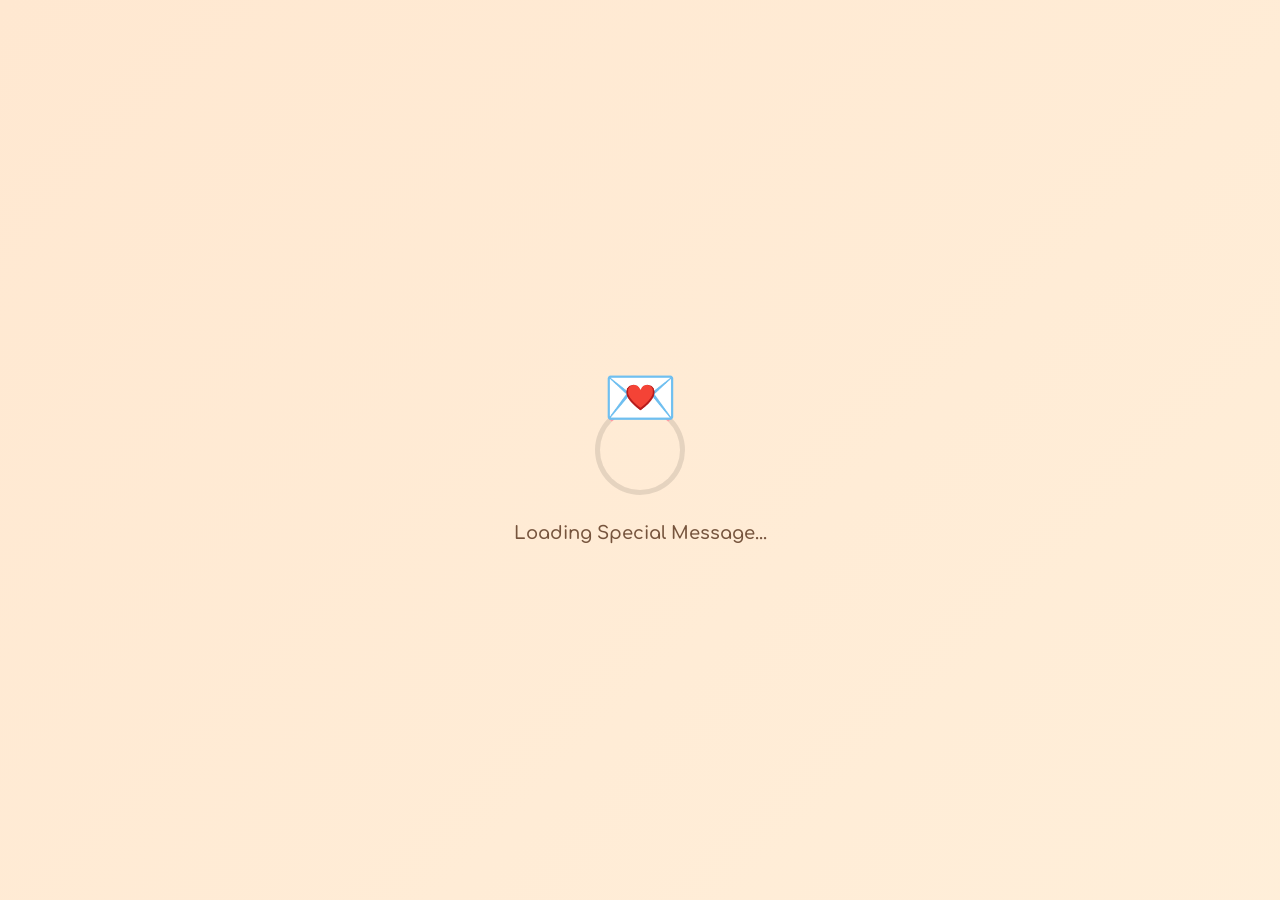
<file: message.html>
<!DOCTYPE html>
<html lang="en">
  <head>
    <meta charset="UTF-8" />
    <meta name="viewport" content="width=device-width, initial-scale=1.0" />
    <title>A Special Message for Pingu</title>
    <link rel="stylesheet" href="message.css" />
    <link rel="stylesheet" href="styles.css" />
    <link rel="icon" type="image/x-icon" href="assets/images/Penguin.png" />
    <link
      href="https://fonts.googleapis.com/css2?family=Quicksand:wght@400;500;600&family=Comfortaa:wght@400;600&family=Caveat:wght@400;500;600&display=swap"
      rel="stylesheet"
    />
    <link rel="shortcut icon" href="/assets/images/favicon.ico" type="image/x-icon" />
    
  </head>
  <body>
    <!-- Theme toggle -->
    <div class="theme-toggle">
      <button id="theme-button" onclick="toggleTheme()">🌙</button>
    </div>
    
    <!-- Preloader -->
    <div class="preloader">
      <div class="loader-circle"></div>
      <div class="preloader-penguin">💌</div>
      <div class="loading-text">Loading Special Message...</div>
    </div>

    <!-- Top-left badge -->
    <div class="badge" id="badge-text">💌 Special Message</div>

    <!-- Navigation buttons -->
    <a href="gifts.html" class="prev-button">
      <span>⬅️</span> Back
    </a>
    <a href="index.html" class="next-button">
      <span>&#127968;</span> Home
    </a>

    <!-- Message Content -->
    <div class="glass-container message-container" id="message-container">
      <div class="letter-paper">
        <h1 class="message-greeting">Хайрт Pingu-дээ,</h1>
        <p class="message-body" id="message-body"></p>
        <p class="message-signature">from,<br />Neko 🐾</p>

        <!-- Translate Button -->
        <button id="translate-btn" style="display: none" class="translate-btn quick-nav-btn">
          <span class="btn-icon">🇰🇷</span>
          <span>Translate to Korean</span>
        </button>
      </div>
    </div>

    <!-- Floating Balloons -->
    <div class="balloons">
      <div class="balloon" style="--delay: 2s; --color: #FF9AA2;">💌</div>
      <div class="balloon" style="--delay: 3s; --color: #FFB7B2;">💕</div>
      <div class="balloon" style="--delay: 4s; --color: #FFDAC1;">💘</div>
      <div class="balloon" style="--delay: 5s; --color: #E2F0CB;">💖</div>
      <div class="balloon" style="--delay: 6s; --color: #B5EAD7;">💗</div>
      <div class="balloon" style="--delay: 7s; --color: #C7CEEA;">💓</div>
    </div>

    <!-- Confetti container -->
    <div id="confetti-container"></div>

    <!-- Scripts -->
    <script>
      // Dark/light theme 
      function toggleTheme() {
        const body = document.body;
        const themeButton = document.getElementById('theme-button');
        
        if (body.classList.contains('dark-theme')) {
          body.classList.remove('dark-theme');
          themeButton.textContent = '🌙'; // moon for dark mode
          localStorage.setItem('theme', 'light');
        } else {
          body.classList.add('dark-theme');
          themeButton.textContent = '☀️'; // sun for light mode
          localStorage.setItem('theme', 'dark');
        }
      }
      
      // Check for saved theme preference
      const savedTheme = localStorage.getItem('theme');
      if (savedTheme === 'dark') {
        document.body.classList.add('dark-theme');
        document.getElementById('theme-button').textContent = '☀️';
      }

      const originalMessage = `Төрсөн өдрийн мэнд хүргэе! 🎉 Энэ онцгой өдрийг чинь хамтдаа тэмдэглэж байгаадаа үнэхээр их баяртай байна. Чиний инээмсэглэл, хөгжилтэй байдал бидний өдөр бүрийг гэрэлтүүлдэг шүү. Чамтай өнгөрүүлсэн хором мөч бүхэн үнэ цэнэтэй бөгөөд бидний дурсамжийн сан улам баяжсаар л... 😊 Ирэх жилүүдэд ч бас олон сайхан дурсамжийг хамтдаа бүтээцгээе! Дүүрэн хайр, аз жаргал, эрүүл энхийг хүсье! ❤️`;
      const koreanMessage = `사랑하는 핀구에게,\n\n생일 축하해! 🎉 이 특별한 날을 너와 함께 축하할 수 있어서 정말 기뻐. 너의 미소와 즐거운 모습은 우리의 매일을 밝혀줘. 너와 함께 보낸 모든 순간은 소중하고, 우리의 추억 상자는 계속해서 풍성해지고 있어... 😊 앞으로도 함께 더 많은 멋진 추억들을 만들어가자! 많은 사랑, 행복, 그리고 건강을 기원하며! ❤️\n\n사랑을 담아,\n네코 🐾`;
      let currentMessage = "original"; // Track current language

      // Preloader logic
      window.addEventListener("load", () => {
        const preloader = document.querySelector('.preloader');
        const messageContainer = document.getElementById("message-container");
        
        setTimeout(() => {
          preloader.classList.add('preloader-fade');
          setTimeout(() => {
            preloader.classList.add('preloader-hidden');
            
            // Start animation and typing
            createConfetti(30);
            startTyping(originalMessage);
          }, 500);
        }, 1500);
      });

      // Audio toggle
      // Navigation function with page transition
      document.querySelectorAll('.prev-button, .next-button').forEach(btn => {
        btn.addEventListener('click', function(e) {
          e.preventDefault();
          const targetPage = this.getAttribute('href');
          
          // Add page transition effect
          document.body.classList.add('page-transition');
          setTimeout(() => {
            window.location.href = targetPage;
          }, 300);
        });
      });

      // Typing animation logic
      const typingSpeed = 50;
      let charIndex = 0;
      let currentTypingText = "";

      function startTyping(textToType) {
        currentTypingText = textToType;
        charIndex = 0; // Reset index for new text
        const messageElement = document.getElementById("message-body");
        messageElement.textContent = ""; // Clear previous text
        messageElement.classList.remove("typing-done"); // Reset cursor animation
        typeCharacter();
      }

      function typeCharacter() {
        const messageElement = document.getElementById("message-body");
        if (charIndex < currentTypingText.length) {
          messageElement.textContent += currentTypingText.charAt(charIndex);
          charIndex++;
          setTimeout(typeCharacter, typingSpeed);
        } else {
          // Typing finished
          messageElement.classList.add("typing-done"); // Stop cursor animation
          const translateBtn = document.getElementById("translate-btn");
          translateBtn.style.display = "inline-flex"; // Show button
          translateBtn.onclick = toggleTranslation; // Assign click handler
          
          // Add button appear animation
          translateBtn.classList.add("btn-appear");
          
          // Create confetti when message is fully displayed
          createConfetti(20);
        }
      }

      // Toggle Translation Logic
      function toggleTranslation() {
        const messageElement = document.getElementById("message-body");
        const translateBtn = document.getElementById("translate-btn");
        translateBtn.style.display = "none"; // Hide button during typing
        translateBtn.classList.remove("btn-appear");

        if (currentMessage === "original") {
          startTyping(koreanMessage);
          document.getElementById('translate-btn').innerHTML = '<span class="btn-icon">🇰🇷</span><span>Show Original</span>';
          currentMessage = "korean";
        } else {
          startTyping(originalMessage);
          document.getElementById('translate-btn').innerHTML = '<span class="btn-icon">🇰🇷</span><span>Translate to Korean</span>';
          currentMessage = "original";
        }
      }
      
      // Confetti function from index.html
      function createConfetti(amount) {
        const container = document.getElementById('confetti-container');
        const shapes = ['circle', 'square', 'triangle'];
        
        for (let i = 0; i < amount; i++) {
          const confetti = document.createElement('div');
          
          // Randomly choose between emoji or shape
          if (Math.random() > 0.7) {
            // Emoji confetti
            confetti.className = 'confetti-emoji';
            const emojis = ['💌', '💕', '💘', '💖', '💗', '💓', '💞', '💝'];
            confetti.textContent = emojis[Math.floor(Math.random() * emojis.length)];
          } else {
            // Shape confetti
            const shapeType = shapes[Math.floor(Math.random() * shapes.length)];
            confetti.className = `confetti confetti-${shapeType}`;
            
            // Random properties
            const size = Math.random() * 10 + 5;
            const colors = ['#ff9aa2', '#ffb7b2', '#ffdac1', '#e2f0cb', '#b5ead7', '#c7ceea', '#f9c1bb', '#ffd6e0'];
            const color = colors[Math.floor(Math.random() * colors.length)];
            
            confetti.style.width = `${size}px`;
            confetti.style.height = `${size}px`;
            confetti.style.backgroundColor = color;
          }
          
          // Random position
          confetti.style.left = `${Math.random() * 100}%`;
          confetti.style.top = `-20px`;
          
          // Random rotation and delay
          confetti.style.transform = `rotate(${Math.random() * 360}deg)`;
          confetti.style.animationDelay = `${Math.random() * 3}s`;
          confetti.style.animationDuration = `${Math.random() * 2 + 3}s`;
          
          container.appendChild(confetti);
          
          // Remove after animation
          setTimeout(() => {
            if (confetti.parentNode === container) {
              container.removeChild(confetti);
            }
          }, 6000);
        }
      }
    </script>
  </body>
</html>
</file>
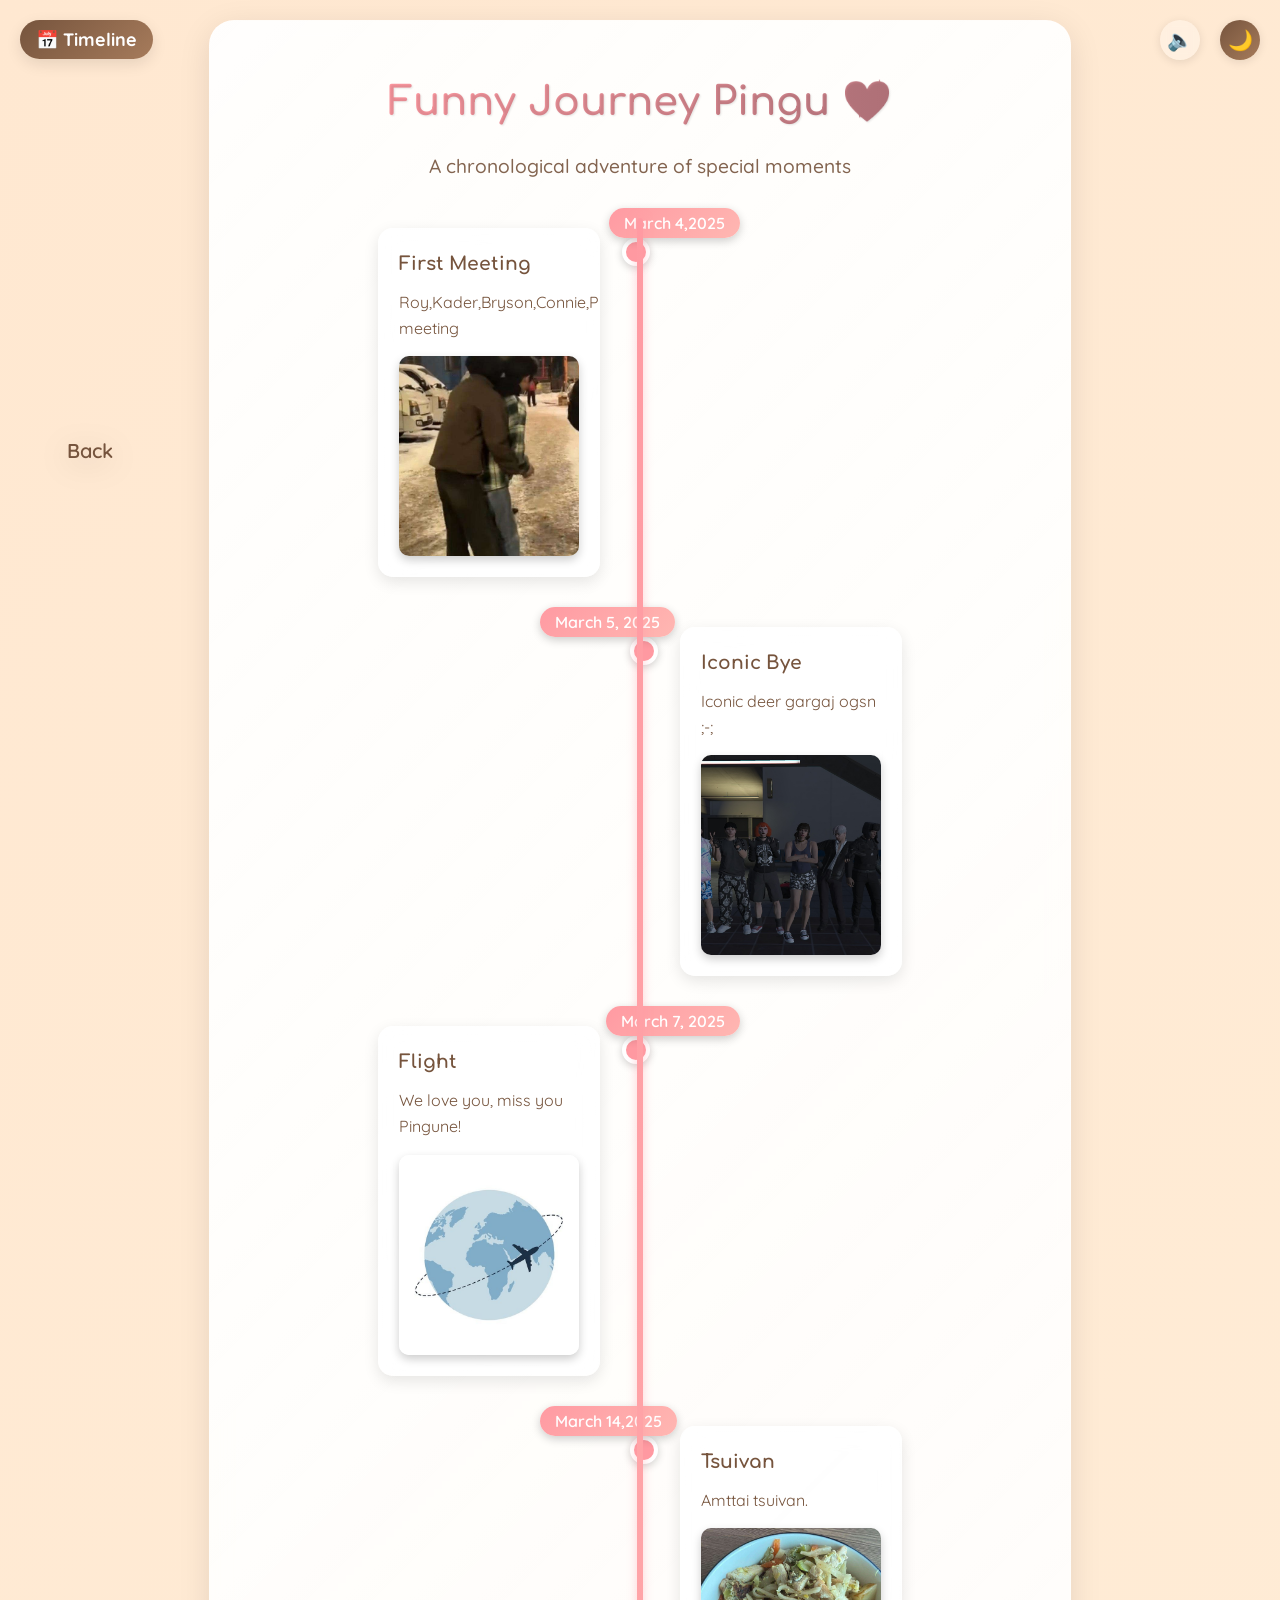
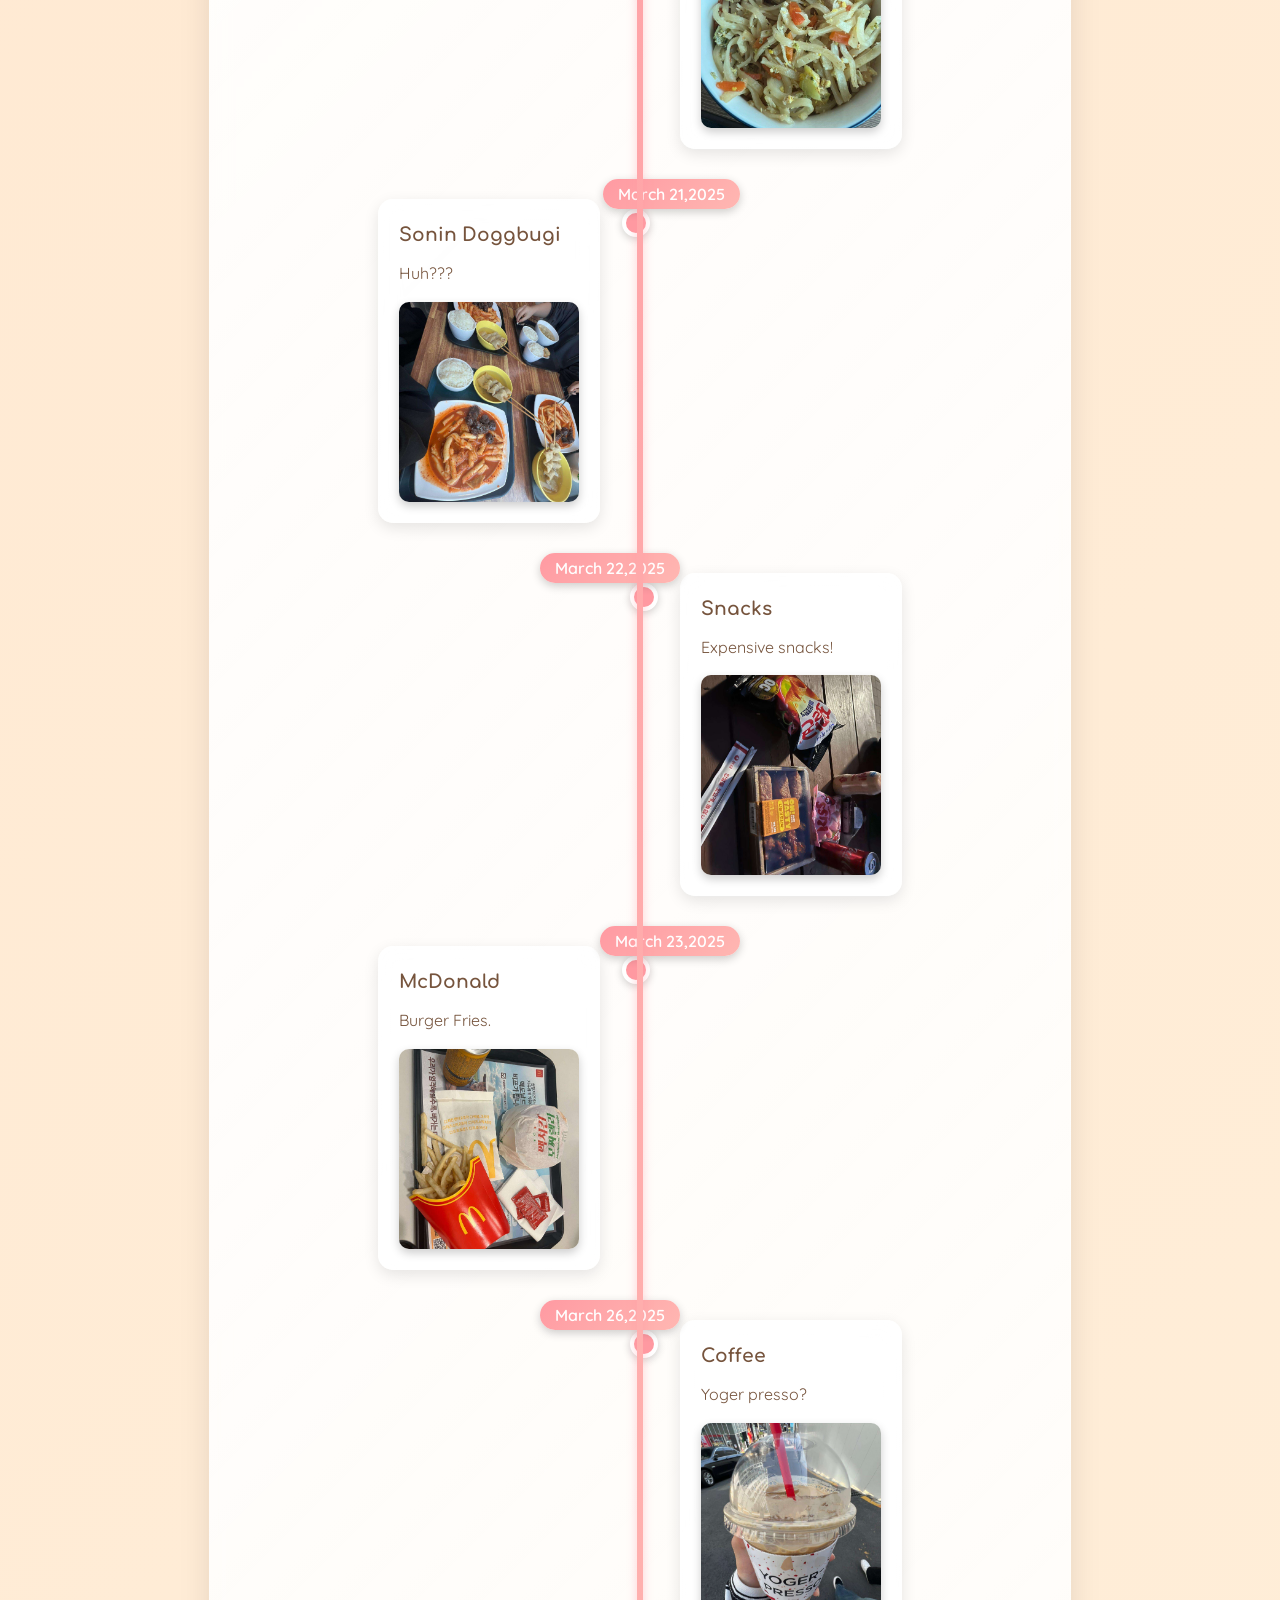
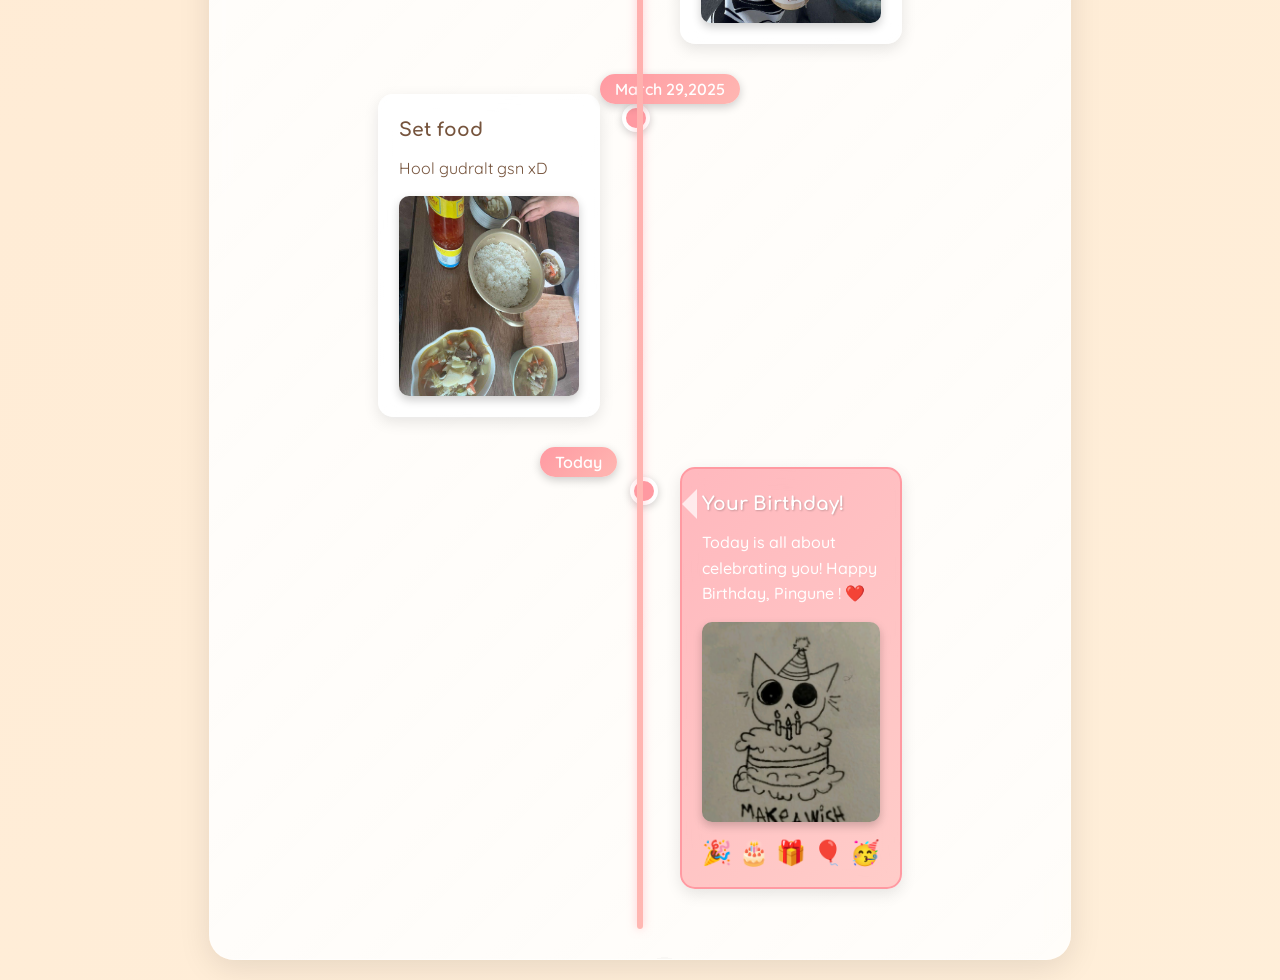
<file: timeline.html>
<!DOCTYPE html>
<html lang="en">
  <head>
    <meta charset="UTF-8" />
    <meta name="viewport" content="width=device-width, initial-scale=1.0" />
    <title> Pingune's Timeline | Birthday Celebration</title>
    <meta
      name="description"
      content="A special timeline journey of memories for Pingu's birthday celebration."
    />
    <meta
      name="keywords"
      content="birthday, celebration, pingu, timeline, journey, memories"
    />

    <!-- Open Graph / Social Media Meta Tags -->
    <meta property="og:title" content="Pingu's Timeline | Pingu's Birthday" />
    <meta
      property="og:description"
      content="A chronological journey of our special moments together."
    />
    <meta property="og:image" content="/assets/images/pingu.png" />
    <meta property="og:url" content="https://pingusbirthday.com/timeline" />
    <meta property="og:type" content="website" />

    <link rel="icon" type="image/x-icon" href="assets/images/Penguin.png" />
    <link rel="stylesheet" href="timeline.css" />
    <link rel="stylesheet" href="styles.css" />
    <link
      href="https://fonts.googleapis.com/css2?family=Quicksand:wght@300;400;500;600&family=Comfortaa:wght@400;600;700&display=swap"
      rel="stylesheet"
    />
    <link
      rel="shortcut icon"
      href="/assets/images/favicon.ico"
      type="image/x-icon"
    />
  </head>
  <body>
    <!-- Theme toggle -->
    <div class="theme-toggle">
      <button id="theme-button" onclick="toggleTheme()">🌙</button>
    </div>
    
    <!-- Audio Control -->
    <div class="audio-control">
      <button id="music-toggle" onclick="toggleMusic()">🔈</button>
      <audio id="background-audio" loop>
        <source src="assets/songs/yg cham shig.mp3" type="audio/mp3">
        Your browser does not support the audio element.
      </audio>
    </div>

    <!-- Preloader -->
    <div class="preloader">
      <div class="loader-circle"></div>
      <div class="preloader-penguin">📅</div>
      <div class="loading-text">Loading Timeline Magic...</div>
    </div>

    <!-- Top-left badge -->
    <div class="badge" id="badge-text">📅 Timeline</div>

    <!-- Header Navigation -->
    <a href="index.html" class="prev-button">
        <span>⬅️</span> Back
      </a>
    </div>

    <!-- Main content wrapper -->
    <div class="timeline-content">
      <div class="glass-container">
        <h1 class="timeline-title">Funny Journey Pingu 💖</h1>
        <p class="timeline-subtitle">A chronological adventure of special moments</p>

        <!-- Timeline Container -->
        <div class="timeline-container">
          <!-- Timeline Item 1 -->
          <div class="timeline-item left">
            <div class="timeline-date">March 4,2025</div>
            <div class="timeline-content-box">
              <h3>First Meeting</h3>
              <p>Roy,Kader,Bryson,Connie,Pingune meeting</p>
              <div class="timeline-image">
                <img src="/assets/images/meeting.jpg" alt="First Meeting" onclick="openLightbox(this)" />
              </div>
            </div>
          </div>

          <!-- Timeline Item 2 -->
          <div class="timeline-item right">
            <div class="timeline-date">March 5, 2025</div>
            <div class="timeline-content-box">
              <h3>Iconic Bye</h3>
              <p>Iconic deer gargaj ogsn ;-;</p>
              <div class="timeline-image">
                <img src="/assets/images/iconic.jpg" alt="Iconic Mongolia" onclick="openLightbox(this)"/>
              </div>
            </div>
          </div>

          <!-- Timeline Item 3 -->
          <div class="timeline-item left">
            <div class="timeline-date">March 7, 2025</div>
            <div class="timeline-content-box">
              <h3>Flight</h3>
              <p>We love you, miss you Pingune!</p>
              <div class="timeline-image">
                <img src="/assets/images/flight.jpg" alt="Adventure Trip" onclick="openLightbox(this)"/>
              </div>
            </div>
          </div>

          <!-- Timeline Item 4 -->
          <div class="timeline-item right">
            <div class="timeline-date">March 14,2025</div>
            <div class="timeline-content-box">
              <h3>Tsuivan</h3>
              <p>Amttai tsuivan.</p>
              <div class="timeline-image">
                <img src="/assets/images/Tsuivan.jpg" alt="Tsuivan" onclick="openLightbox(this)"/>
              </div>
            </div>
          </div>

          <!-- Timeline Item 5 -->
          <div class="timeline-item left">
            <div class="timeline-date">March 21,2025</div>
            <div class="timeline-content-box">
              <h3>Sonin Doggbugi</h3>
              <p>Huh???</p>
              <div class="timeline-image">
                <img src="/assets/images/doggbugi.jpg" alt="Doggbugi" onclick="openLightbox(this)"/>
              </div>
            </div>
          </div>

          <!-- Timeline Item 6 -->
          <div class="timeline-item right">
            <div class="timeline-date">March 22,2025</div>
            <div class="timeline-content-box">
              <h3>Snacks</h3>
              <p>Expensive snacks!</p>
              <div class="timeline-image">
                <img src="/assets/images/Snacks.jpg" alt="Pingu's Flight" onclick="openLightbox(this)"/>
              </div>
            </div>
          </div>

          <!-- Timeline Item 7 -->
          <div class="timeline-item left">
            <div class="timeline-date">March 23,2025</div>
            <div class="timeline-content-box">
              <h3>McDonald </h3>
              <p>Burger Fries.</p>
              <div class="timeline-image">
                <img src="/assets/images/mcdonald.jpg" alt="McDonalds" onclick="openLightbox(this)"/>
              </div>
            </div>
          </div>

          <!-- Timeline Item 8 -->
          <div class="timeline-item right">
            <div class="timeline-date">March 26,2025</div>
            <div class="timeline-content-box">
              <h3>Coffee</h3>
              <p>Yoger presso? </p>
              <div class="timeline-image">
                <img src="/assets/images/Expresso.jpg" alt="Pingu's Coffee" onclick="openLightbox(this)"/>
              </div>
            </div>
          </div>

          <!-- Timeline Item 9 -->
          <div class="timeline-item left">
            <div class="timeline-date">March 29,2025</div>
            <div class="timeline-content-box">
              <h3>Set food</h3>
              <p>Hool gudralt gsn xD</p>
              <div class="timeline-image">
                <img src="/assets/images/set.jpg" alt="Pingu's Food" onclick="openLightbox(this)"/>
              </div>
            </div>
          </div>

          <!-- Timeline Item 10 -->
          <div class="timeline-item right">
            <div class="timeline-date">Today</div>
            <div class="timeline-content-box special-date">
              <h3>Your Birthday!</h3>
              <p>Today is all about celebrating you! Happy Birthday, Pingune ! ❤️</p>
              <div class="timeline-image">
                <img src="/assets/images/happybirth.jpg" alt="Birthday" />
              </div>
              <div class="timeline-confetti">
                🎉 🎂 🎁 🎈 🥳
              </div>
            </div>
          </div>
        </div>

    <!-- Floating Balloons -->
    <div class="balloons">
      <div class="balloon" style="--delay: 2s; --color: #ff9aa2">🎈</div>
      <div class="balloon" style="--delay: 3s; --color: #ffb7b2">🎈</div>
      <div class="balloon" style="--delay: 4s; --color: #ffdac1">🎈</div>
      <div class="balloon" style="--delay: 5s; --color: #e2f0cb">🎈</div>
      <div class="balloon" style="--delay: 6s; --color: #b5ead7">🎈</div>
      <div class="balloon" style="--delay: 4s; --color: #c7ceea">🎈</div>
    </div>

    <!-- Bottom-left controls -->
    <div class="controls-bottom-left">
    </div>

  

    <script>
      // DOM Elements
      const preloader = document.querySelector(".preloader");
      const themeButton = document.getElementById("theme-button");
      
      // Navigation with transition
      function navigateTo(url) {
        document.body.classList.add("page-transition");
        setTimeout(() => {
          window.location.href = url;
        }, 300);
      }

      // Theme toggle
      function toggleTheme() {
        document.body.classList.toggle("dark-theme");
        
        if (document.body.classList.contains("dark-theme")) {
          themeButton.textContent = "☀️";
          localStorage.setItem("theme", "dark");
        } else {
          themeButton.textContent = "🌙";
          localStorage.setItem("theme", "light");
        }
      }
      
      // Background Music Functions
      function initBackgroundMusic() {
        const audio = document.getElementById("background-audio");
        audio.volume = 0.05; // Set to very low volume
        
        // Try to play music (browsers may block autoplay)
        audio.play().catch((e) => {
          console.log("Auto-play prevented:", e);
          document.getElementById("music-toggle").textContent = "🔇";
        });
      }
      
      function toggleMusic() {
        const audio = document.getElementById("background-audio");
        const musicButton = document.getElementById("music-toggle");
        
        if (audio.paused) {
          audio.play();
          musicButton.textContent = "🔈";
        } else {
          audio.pause();
          musicButton.textContent = "🔇";
        }
      }

      // Page setup when loaded
      document.addEventListener("DOMContentLoaded", function() {
        // Hide preloader with animation
        setTimeout(() => {
          preloader.classList.add("preloader-fade");
          setTimeout(() => {
            preloader.classList.add("preloader-hidden");
            // Start audio after preloader
            initBackgroundMusic();
          }, 500);
        }, 1500);

        // Set theme from localStorage
        const savedTheme = localStorage.getItem("theme");
        if (savedTheme === "dark") {
          document.body.classList.add("dark-theme");
          themeButton.textContent = "☀️";
        }

        // Animate timeline items as they come into view
        const observerOptions = {
          threshold: 0.2,
          rootMargin: "0px 0px -100px 0px"
        };

        const observer = new IntersectionObserver((entries) => {
          entries.forEach(entry => {
            if (entry.isIntersecting) {
              entry.target.classList.add('animate');
              observer.unobserve(entry.target);
            }
          });
        }, observerOptions);

        document.querySelectorAll('.timeline-item').forEach(item => {
          observer.observe(item);
        });
      });
    </script>
  </body>
</html>
</file>
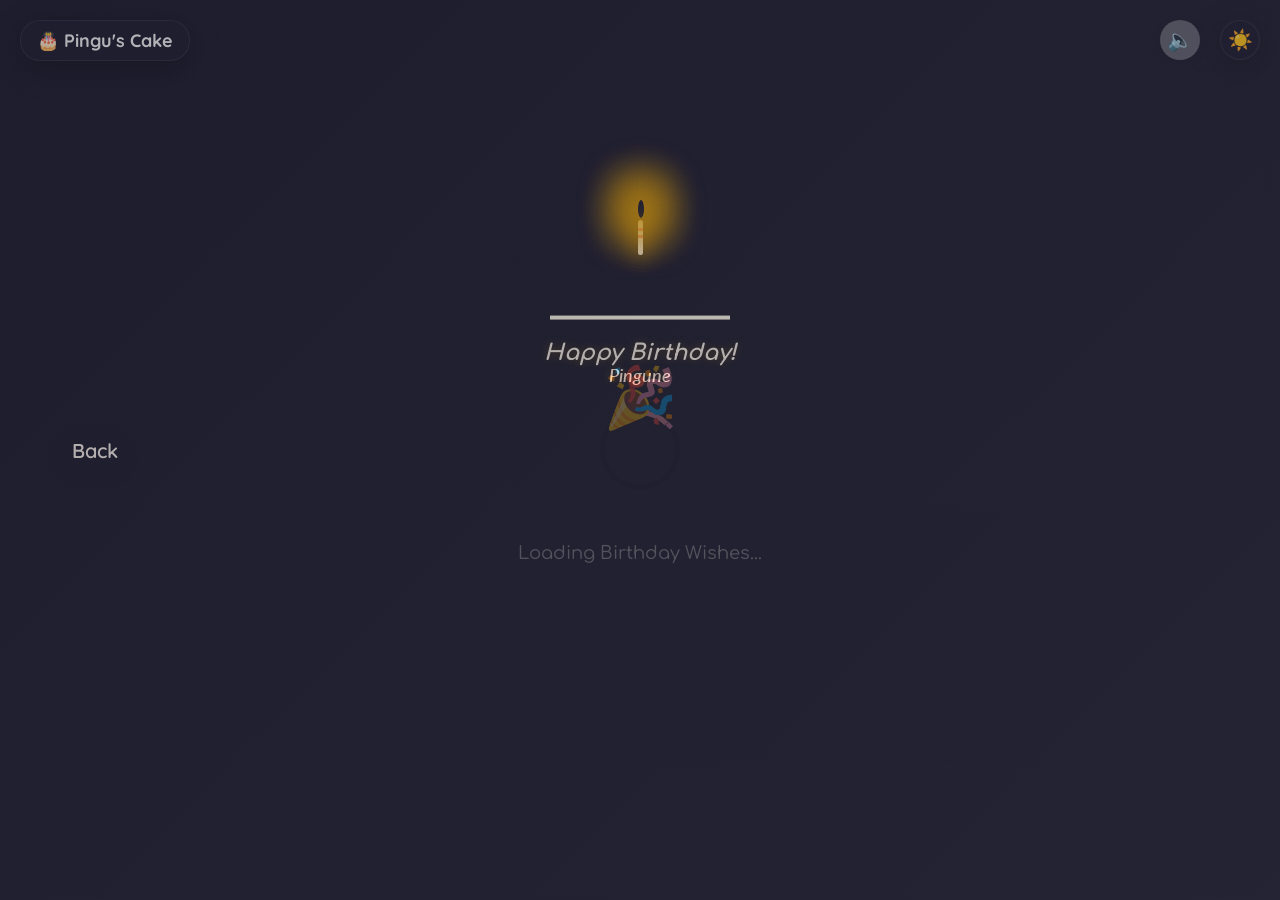
<file: wish.html>
<!DOCTYPE html>
<html lang="en">
  <head>
    <meta charset="UTF-8" />
    <meta name="viewport" content="width=device-width, initial-scale=1.0" />
    <title>Birthday Wishes for Pingu!</title>
    <link rel="stylesheet" href="wish.css" />
    <link rel="stylesheet" href="styles.css" />
    <link rel="icon" type="image/x-icon" href="assets/images/Penguin.png" />
    <link
      href="https://fonts.googleapis.com/css2?family=Quicksand:wght@400;500;600&family=Comfortaa:wght@400;600&family=Lato:300italic&display=swap"
      rel="stylesheet"
    />
    
    <script>
      // Dark/light theme 
      function toggleTheme() {
        const body = document.body;
        const themeButton = document.getElementById('theme-button');
        
        if (body.classList.contains('dark-theme')) {
          body.classList.remove('dark-theme');
          themeButton.textContent = '🌙'; // moon for dark mode
          localStorage.setItem('theme', 'light');
        } else {
          body.classList.add('dark-theme');
          themeButton.textContent = '☀️'; // sun for light mode
          localStorage.setItem('theme', 'dark');
        }
      }
      
      // Set dark theme as default for wish page
      document.addEventListener('DOMContentLoaded', function() {
        // Check for saved theme preference first
        const savedTheme = localStorage.getItem('theme');
        
        // If no preference or not on this page before, set to dark by default
        if (!savedTheme || savedTheme === 'light') {
          document.body.classList.add('dark-theme');
          document.getElementById('theme-button').textContent = '☀️';
          localStorage.setItem('theme', 'dark');
        } else if (savedTheme === 'dark') {
          document.body.classList.add('dark-theme');
          document.getElementById('theme-button').textContent = '☀️';
        }
      });
    </script>
    <div class="theme-toggle">
      <button id="theme-button" onclick="toggleTheme()">🌙</button>
    </div>
    
    <!-- Audio Control -->
    <div class="audio-control">
      <button id="music-toggle" onclick="toggleMusic()">🔈</button>
      <audio id="background-audio" loop>
        <source src="assets/songs/Happy Birthday on classical guitar (simple).mp3" type="audio/mp3">
        Your browser does not support the audio element.
      </audio>
    </div>
    
    <style>
      @import url(https://fonts.googleapis.com/css?family=Lato:300italic);

    </style>
  </head>
  <body>
    <!-- Preloader -->
    <div class="preloader" id="preloader">
      <div class="loader-circle"></div>
      <div class="preloader-penguin">🎉</div>
      <div class="loading-text">Loading Birthday Wishes...</div>
    </div>
    <!-- Navigation button -->
    <a href="index.html" class="prev-button">
      <span>⬅️</span> Back
    </a>

    <!-- Preloader logic -->
    <script>
      // Background Music Functions
      function initBackgroundMusic() {
        const audio = document.getElementById("background-audio");
        audio.volume = 0.05; // Set to very low volume
        
        // Try to play music (browsers may block autoplay)
        audio.play().catch((e) => {
          console.log("Auto-play prevented:", e);
          document.getElementById("music-toggle").textContent = "🔇";
        });
      }
      
      function toggleMusic() {
        const audio = document.getElementById("background-audio");
        const musicButton = document.getElementById("music-toggle");
        
        if (audio.paused) {
          audio.play();
          musicButton.textContent = "🔈";
        } else {
          audio.pause();
          musicButton.textContent = "🔇";
        }
      }

      // Preloader logic
      window.addEventListener("load", () => {
        const preloader = document.getElementById("preloader");
        setTimeout(() => {
          preloader.classList.add("preloader-fade");
          setTimeout(() => {
            preloader.classList.add("preloader-hidden");
            // Start audio after preloader
            initBackgroundMusic();
          }, 500); // Matches the fade-out transition duration
        }, 1000); // Adjust the delay before fade-out starts
      });
    </script>

    <!-- Cake Card -->
    <div class="badge cake-badge">🎂 Pingu's Cake</div>

    <!-- Cake Animation -->
    <div class="cake">
      <div class="fuego"></div>
      <div class="fuego"></div>
      <div class="fuego"></div>
      <div class="fuego"></div>
      <div class="fuego"></div>
    </div>
    <svg
      id="cake"
      version="1.1"
      x="0px"
      y="0px"
      width="200px"
      height="500px"
      viewBox="0 0 200 500"
      enable-background="new 0 0 200 500"
      xml:space="preserve"
    >
    <svg id="cake" version="1.1" x="0px" y="0px" width="200px" height="500px" viewBox="0 0 200 500" enable-background="new 0 0 200 500" xml:space="preserve">
      <path fill="#a88679" d="M173.667-13.94c-49.298,0-102.782,0-147.334,0c-3.999,0-4-16.002,0-16.002
      c44.697,0,96.586,0,147.334,0C177.667-29.942,177.668-13.94,173.667-13.94z">
          <animate id="bizcocho_3" attributeName="d" calcMode="spline" keySplines="0 0 1 1; 0 0 1 1" begin="relleno_2.end" dur="0.3s" fill="freeze" values="
                            M173.667-13.94c-49.298,0-102.782,0-147.334,0c-3.999,0-4-16.002,0-16.002
      c44.697,0,96.586,0,147.334,0C177.667-29.942,177.668-13.94,173.667-13.94z
                            ;
                            M173.667,411.567c-47.995,12.408-102.955,12.561-147.334,0
      c-3.848-1.089-0.189-16.089,3.661-15.002c44.836,12.66,90.519,12.753,139.427,0.07
      C173.293,395.631,177.541,410.566,173.667,411.567z
                            ;
                            M173.667,427.569c-49.795,0-101.101,0-147.334,0c-3.999,0-4-16.002,0-16.002
      c46.385,0,97.539,0,147.334,0C177.668,411.567,177.667,427.569,173.667,427.569z
                            " />
      </path>
      <path fill="#8b6a60" d="M100-178.521c1.858,0,3.364,1.506,3.364,3.363c0,0,0,33.17,0,44.227
      c0,19.144,0,57.431,0,76.574c0,10.152,0,40.607,0,40.607c0,1.858-1.506,3.364-3.364,3.364l0,0c-1.858,0-3.364-1.506-3.364-3.364c0,0,0-30.455,0-40.607c0-19.144,0-57.432,0-76.575c0-11.057,0-44.226,0-44.226C96.636-177.015,98.142-178.521,100-178.521
      L100-178.521z">
          <animate id="relleno_2" attributeName="d" calcMode="spline" keySplines="0 0 1 1; 0 0 1 1; 0 0 0.58 1" begin="bizcocho_2.end" dur="0.5s" fill="freeze" values="
                            M100-178.521c1.858,0,3.364,1.506,3.364,3.363c0,0,0,33.17,0,44.227
      c0,19.144,0,57.431,0,76.574c0,10.152,0,40.607,0,40.607c0,1.858-1.506,3.364-3.364,3.364l0,0c-1.858,0-3.364-1.506-3.364-3.364c0,0,0-30.455,0-40.607c0-19.144,0-57.432,0-76.575c0-11.057,0-44.226,0-44.226C96.636-177.015,98.142-178.521,100-178.521
      L100-178.521z
                            ;
                            M100,267.257c1.858,0,3.364,1.506,3.364,3.363c0,0,0,33.17,0,44.227
      c0,19.143,0,57.43,0,76.574c0,10.151,0,40.606,0,40.606c0,1.858-1.506,3.364-3.364,3.364l0,0c-1.858,0-3.364-1.506-3.364-3.364
      c0,0,0-30.455,0-40.606c0-19.145,0-57.432,0-76.576c0-11.057,0-44.225,0-44.225C96.636,268.763,98.142,267.257,100,267.257
      L100,267.257z
                            ;
                            M93.928,405.433c-0.655,6.444-0.102,9.067,2.957,11.798c0,0,8.083,5.571,16.828,3.503
      c18.629-4.406,43.813,6.194,50.792,7.791c14.75,3.375,9.162,6.867,9.162,6.867c-2.412,2.258-58.328,0-73.667,0l0,0
      c-1.858,0-69.995,2.133-73.667,0c0,0-3.337-2.439,6.172-5.992c11.375-4.25,52.875,8.822,47.139-9.442
      c-6.333-20.167,5.226-21.514,5.226-21.514c3.435-0.915,12.78-6.663,10.923-0.546L93.928,405.433z
                            ;
                            M102.242,427.569c5.348,0,14.079,0,17.462,0c0,0,17.026,0,27.504,0
      c19.143,0,20.39-3.797,26.459,0c3,1.877,0,7.823,0,7.823c-2.412,2.258-58.328,0-73.667,0l0,0c-1.858,0-67.187,0-73.667,0
      c0,0-4.125-4.983,0-7.823c5.201-3.58,16.085,0,23.725,0c8.841,0,20.762,0,20.762,0c3.686,0,8.597,0,19.511,0H102.242z
                            " />
      </path>
      <path fill="#a88679" d="M173.667-15.929c-46.512,0-105.486,0-147.334,0c-3.999,0-4-16.002,0-16.002
      c43.566,0,97.96,0,147.334,0C177.667-31.931,177.666-15.929,173.667-15.929z">
          <animate id="bizcocho_2" attributeName="d" calcMode="spline" keySplines="0 0 1 1; 0 0 1 1; 0.25 0 0.58 1" begin="relleno_1.end" dur="0.5s" fill="freeze" values="
                            M173.667-15.929c-46.512,0-105.486,0-147.334,0c-3.999,0-4-16.002,0-16.002
      c43.566,0,97.96,0,147.334,0C177.667-31.931,177.666-15.929,173.667-15.929z
                            ;
                            M173.434,445.393c-47.269,8.001-105.245,8.001-147.334,0c-3.929-0.747-0.692-16.543,3.243-15.824
      c43.828,8.001,92.165,8.001,140.739,0C174.029,428.918,177.377,444.726,173.434,445.393z
                            ;
                            M173.667,449.514c-47.576-5.454-102.799-5.744-147.333,0c-3.966,0.512-3.938-15.297,0-16.002
      c43.683-7.823,97.646-8.026,147.333,0C177.616,434.15,177.642,449.969,173.667,449.514z
                            ;
                            M173.667,451.394c-49.298,0-102.782,0-147.334,0c-3.999,0-4-16.002,0-16.002
      c44.697,0,96.586,0,147.334,0C177.667,435.392,177.668,451.394,173.667,451.394z
                            " />
      </path>
      <path fill="#8b6a60" d="M101.368-73.685c0,12.164,0,15.18,0,28.519c0,22.702,0-13.661,0,8.304c0,14.48,0,18.233,0,30.512
      c0,1.753-2.958,1.847-2.958,0c0-12.68,0-16.277,0-30.401c0-21.983,0,11.66,0-8.305c0-13.027,0-15.992,0-28.628
      C98.411-75.883,101.368-75.592,101.368-73.685z">
          <animate id="relleno_1" attributeName="d" calcMode="spline" keySplines="0 0 1 1; 0 0 1 1; 0 0 0.6 1" begin="bizcocho_1.end" dur="0.5s" fill="freeze" values="
                            M101.368-73.685c0,12.164,0,15.18,0,28.519c0,22.702,0-13.661,0,8.304c0,14.48,0,18.233,0,30.512
      c0,1.753-2.958,1.847-2.958,0c0-12.68,0-16.277,0-30.401c0-21.983,0,11.66,0-8.305c0-13.027,0-15.992,0-28.628
      C98.411-75.883,101.368-75.592,101.368-73.685z
                            ;
                            M101.368,350.885c0,12.164,0,65.18,0,78.518c0,22.703,0-33.66,0-11.695c0,14.48,0,28.232,0,40.512
      c0,1.753-2.958,1.847-2.958,0c0-12.68,0-26.277,0-40.402c0-21.982,0,31.66,0,11.695c0-13.027,0-65.992,0-78.627
      C98.411,348.686,101.368,348.977,101.368,350.885z
                            ;
                            M128.38,447.567c37.626,6.312,39.303,13.658,26.833,12.833c-22.653-1.499-13.636-0.831-23.302-0.831
      c-14.48,0-17.884,0-30.163,0c-2.087,0-2.068,0-3.915,0c-13.333,0-8.963,0-23.088,0c-11.668,0-14.062,5.995-27.532,1.164
      c-12.629-4.529,38.667-3.167,46.833-17.333C100.077,432.94,105.546,443.736,128.38,447.567z
                            ;
                            M173.667,451.394c2.875,0,2.997,9.257,0,9.131c-22.662-0.956-32.09-0.956-41.756-0.956
      c-14.48,0-17.884,0-30.163,0c-2.087,0-2.068,0-3.915,0c-13.333,0-8.963,0-23.088,0c-11.668,0-34.99-0.294-48.412,1.831
      c-4.109,0.65-3.01-10.006,0-10.006C37.129,451.394,149.379,451.394,173.667,451.394z
                            " />
      </path>
      <path fill="#a88679" d="M173.667,21.571c-33.174,0-111.467,0-147.334,0c-4,0-4-16.002,0-16.002c39.836,0,105.982,0,147.334,0
      C177.668,5.569,177.667,21.571,173.667,21.571z">
          <animate id="bizcocho_1" attributeName="d" calcMode="spline" keySplines="0 0 1 1; 0 0 1 1; 0 0 1 1; 0.25 0 1 1; 0 0 1 1; 0.25 0 0.6 1" begin="2s" dur="0.8s" fill="freeze" values="
                            M173.667,21.571c-33.174,0-111.467,0-147.334,0c-4,0-4-16.002,0-16.002c39.836,0,105.982,0,147.334,0
      C177.668,5.569,177.667,21.571,173.667,21.571z
                            ;
                            M173.667,459.569c-33.197,16.002-110.782,16.002-147.334,0c-3.664-1.604,1.614-15.617,5.337-14.153
      c40.702,16.002,94.289,16.104,136.505,0.103C171.917,444.1,177.271,457.832,173.667,459.569z
                            ;
                            M171.817,475.571c-39.361-3.001-105.438-2.571-143.556,0c-3.991,0.27-7.377-14.736-3.387-15.014
      c41.553-2.888,104.421-3.121,150.51-0.233C179.378,460.574,175.806,475.875,171.817,475.571z
                            ;
                            M171.817,459.564c-38.8-12.188-104.504-13.762-143.556,0c-3.772,1.329-7.961-12.604-4.178-13.905
      c40.864-14.064,105.114-15.52,151.918-0.973C179.822,445.874,175.634,460.762,171.817,459.564z
                            ;
                            M173.667,475.571c-46.376-5.005-105.924-4.003-147.334,0c-3.981,0.385-3.479-15.421,0.479-16.002
      c43.087-6.327,97.705-7.083,146.855,0.438C177.621,460.613,177.644,476,173.667,475.571z
                            ;
                            M173.667,474.117c-46.376,1.866-105.638,2.01-147.334,0c-3.995-0.192-3.52-16.144,0.479-16.002
      c43.794,1.55,96.341,1.541,145.723,0C176.532,457.99,177.663,473.956,173.667,474.117z
                            ;
                            M173.667,475.571c-46.512,0-105.486,0-147.334,0c-3.999,0-4-16.002,0-16.002c43.566,0,97.96,0,147.334,0
      C177.667,459.569,177.666,475.571,173.667,475.571z
                            " />
      </path>
      <path fill="#fefae9" d="M104.812,113.216c0,3.119-2.164,5.67-4.812,5.67c-2.646,0-4.812-2.551-4.812-5.67c0-5.594,0-16.782,0-22.375
    c0-5.143,0-15.427,0-20.568c0-7.333,0-21.998,0-29.33c0-5.523,0-16.569,0-22.092c0-3.295,0-9.885,0-13.181
    C95.188,2.551,97.353,0,100,0c2.648,0,4.812,2.551,4.812,5.669c0,3.248,0,9.743,0,12.991c0,5.428,0,16.284,0,21.711
    c0,7.618,0,22.854,0,30.472c0,4.952,0,14.854,0,19.807C104.812,96.292,104.812,107.576,104.812,113.216z">
          <animate id="crema" attributeName="d" calcMode="spline" keySplines="0 0 1 1; 0 0 1 1; 0 0 1 1; 0.25 0 1 1; 0 0 1 1; 0 0 0.58 1" begin="bizcocho_3.end" dur="2s" fill="freeze" values="
                            M104.812,113.216c0,3.119-2.164,5.67-4.812,5.67c-2.646,0-4.812-2.551-4.812-5.67c0-5.594,0-16.782,0-22.375
    c0-5.143,0-15.427,0-20.568c0-7.333,0-21.998,0-29.33c0-5.523,0-16.569,0-22.092c0-3.295,0-9.885,0-13.181
    C95.188,2.551,97.353,0,100,0c2.648,0,4.812,2.551,4.812,5.669c0,3.248,0,9.743,0,12.991c0,5.428,0,16.284,0,21.711
    c0,7.618,0,22.854,0,30.472c0,4.952,0,14.854,0,19.807C104.812,96.292,104.812,107.576,104.812,113.216z
                            ;
                            M104.812,405.897c0,3.119-2.164,5.67-4.812,5.67c-2.646,0-4.812-2.551-4.812-5.67c0-5.594,0-16.782,0-22.376
    c0-5.143,0-15.426,0-20.568c0-7.332,0-21.997,0-29.33c0-5.522,0-16.568,0-22.092c0-3.295,0-9.885,0-13.181
    c0-3.118,2.165-5.669,4.812-5.669c2.648,0,4.812,2.551,4.812,5.669c0,3.247,0,9.743,0,12.991c0,5.428,0,16.283,0,21.711
    c0,7.618,0,22.854,0,30.473c0,4.951,0,14.854,0,19.807C104.812,388.972,104.812,400.256,104.812,405.897z
                            ;
                            M111.873,411.567c-3.119,0-9.226,0-11.874,0c-2.646,0-7.748,0-10.867,0c-7.086,0-12.698,0-18.292,0
    c-6.592,0-12.871,7.371-19.166,3.008c-10.043-6.961-7.776-10.169,2.991-17.745c12.61-8.873,27.713,1.994,25.919-7.531
    c-2.589-13.742,11.008-14.513,11.365-17.789c0.441-4.051,4.235-11.107,8.051-8.175c3.113,2.393,1.007,8.008,0,13.159
    c-1.871,9.569,8.058,2.113,9.494,14.155c2.592,21.732,21.184-0.675,29.309,7.976c5.216,5.553,18.413,5.552,15.426,12.942
    c-3.131,7.745-15.825-4.369-23.8,2.903C126.261,418.271,118.301,411.567,111.873,411.567z
                            ;
                            M111.873,411.567c-3.119,0-9.226,0-11.874,0c-2.646,0-9.734,4.069-12.853,4.069
    c-7.086,0-10.712-4.069-16.306-4.069c-6.592,0-12.12,6.013-19.166,3.008c-7.053-3.008-7.458,2.026-18.659,1.165
    c-6.832-0.525-7.522-3.034-7.533-6.265c-0.037-10.336,22.073-2.452,36.613-2.628c10.234-0.124,19.856-1.439,37.905-2.102
    c16.642-0.61,32.699,1.552,46.009,1.927c12.438,0.351,29.663-8.99,31.532,3.315c0.773,5.093-5.605,3.342-11.211,9.579
    c-5.093,5.667-7.59-4.605-12.965-3.832c-8.269,1.189-14.962-8.537-22.937-1.265C126.261,418.271,118.301,411.567,111.873,411.567z
                            ;
                            M110.946,413.652c-2.904-1.137-8.405-2.748-12.446-0.97c-6.099,2.685-7.273,10.358-13.253,8.242
    c-7.843-2.775-8.953-5.008-14.546-5.01c-24.653-0.011-4.849,26.507-18.264,26.507c-12.377,0,5.791-33.537-19.422-26.682
    c-7.703,2.095-9.806-0.942-9.817-4.173c-0.037-10.336,24.357-4.544,38.897-4.72c10.234-0.124,19.856-1.439,37.905-2.102
    c16.642-0.61,32.699,1.552,46.009,1.927c12.438,0.351,28.973-8.865,31.532,3.315c1.449,6.896,0.318,15.624-3.874,15.624
    c-7.619,0-1.788-15.192-19.243-7.111c-7.581,3.51-15.963-9.738-26.669,1.066C120.644,426.744,118.381,416.561,110.946,413.652z
                            ;
                            M111.547,413.9c-2.969-0.956-8.775-0.949-13.167-0.5c-14.667,1.5-8.325,16.508-14.667,16.666
    c-6.667,0.166-0.167-13.5-13.013-14.151c-30.471-1.545-5.572,46.651-18.987,46.651c-12.377,0,10.333-50.166-18.667-44.5
    c-7.835,1.531-9.537-1.417-9.548-4.647c-0.037-10.336,23.675-5.177,38.215-5.353c10.234-0.124,20.618-1.671,38.667-2.333
    c16.642-0.61,32.023,1.458,45.333,1.833c12.438,0.351,33.819-8.431,33.199,4.001c-0.532,10.666,0.414,26.166-5.245,25.833
    c-7.606-0.447-2.954-31.5-19.243-18.899c-7.985,6.177-17.658-5.969-27.377,5.732C118.88,434.066,121.38,417.067,111.547,413.9z
                            ;
                            M111.547,415.233c-6.667-0.834-9.667,4.667-13.833,3.333c-19.649-6.291-8.158,22.176-14.5,22.334
    c-6.667,0.166,2.833-18-13.333-22.167c-29.544-7.615-9.667,43.833-20.167,43.833c-10.333,0,8.004-55.006-16.833-39
    c-7.5,4.833-9.508-3.78-9.299-7.004c0.799-12.329,23.592-7.153,38.132-7.329c10.234-0.124,20.238-1.505,38.287-2.167
    c16.642-0.61,32.903,1.125,46.213,1.5c12.438,0.351,35.058-5.579,31.863,6.451c-5.532,20.833,1.25,28.216-4.409,27.883
    c-7.606-0.447-6.058-37.895-20.62-23.333c-10.167,10.166-15.972-0.747-25,12C119.547,443.568,121.798,416.515,111.547,415.233z
                            " />
      </path>
      <rect x="10" y="475.571" fill="#fefae9" width="180" height="4" />
    </svg>
    <div class="text">
      <h1>Happy Birthday!</h1>
      <p class="name">Pingune</p>
    </div>
  </body>
</html>
</file>
<file: index.css>
/* Index page specific styles */
body {
    margin: 0;
    padding: 0;
    background: var(--background-gradient);
    background-size: 400% 400%;
    animation: gradientBackground 15s ease infinite;
    color: var(--text-color);
    font-family: "Quicksand", sans-serif;
    display: flex;
    flex-direction: column;
    align-items: center;
    justify-content: center;
    min-height: 100vh;
    position: relative;
    padding-top: 20px;
    overflow-x: hidden;
    transition: background 0.5s ease, color 0.5s ease;
  }

.home-content {
  display: flex;
  justify-content: center;
  align-items: center;
  min-height: 100vh;
  width: 100%;
  padding: 20px;
  box-sizing: border-box;
  position: relative;
  z-index: 5;
}

/* Fix for card */
.card {
  position: relative;
  width: 230px;
  height: 330px;
  margin: 35px auto;
  cursor: pointer;
  transform-style: preserve-3d;
  transform: perspective(1000px);
  transition: transform 0.8s cubic-bezier(0.175, 0.885, 0.32, 1.275);
}

/* Make sure the penguin image fits properly */
.card img {
  width: 100%;
  height: 100%;
  object-fit: contain;
  border-radius: 15px;
}

/* Fix spacing for welcome text */
.welcome-text {
  margin-bottom: 15px;
  text-align: center;
  font-size: 2.5rem;
  background: linear-gradient(to right, #ff9aa2, #c27d85);
  -webkit-background-clip: text;
  background-clip: text;
  color: transparent;
  text-shadow: 1px 1px 2px rgba(0, 0, 0, 0.1);
}

/* Fix floating elements */
.balloon {
  position: fixed;
  font-size: 40px;
  animation: float 20s linear infinite;
  z-index: 1;
  opacity: 0.8;
  pointer-events: none;
}

/* Fix countdown spacing */
.countdown-section {
  width: 90%;
  margin: 30px auto 15px;
  text-align: center;
  padding: 15px;
  border-radius: 20px;
  background: var(--glass-bg);
  box-shadow: 0 4px 15px var(--shadow-color);
  transition: var(--transition);
}

.countdown-display {
  justify-content: center;
  gap: 15px;
}

.count-number {
  font-size: 2.5rem;
}

/* Mobile responsiveness fixes */
@media (max-width: 768px) {
  .glass-container {
    padding: 20px 15px;
    width: 95%;
  }
  
  .welcome-text {
    font-size: 2rem;
  }
  
  .card {
    width: 180px;
    height: 260px;
  }
  
  .countdown-section {
    padding: 10px;
  }
  
  .count-number {
    font-size: 2rem;
  }
}

@media (max-width: 480px) {
  .welcome-text {
    font-size: 1.7rem;
  }
  
  .card {
    width: 150px;
    height: 220px;
    margin: 25px auto;
  }
  
  .countdown-display {
    gap: 10px;
  }
  
  .count-number {
    font-size: 1.7rem;
    .snowflake {
      position: fixed;
      top: -10%;
      z-index: 9;
      user-select: none;
      cursor: default;
      animation-name: snowflakes-fall, snowflakes-shake;
      animation-duration: 10s, 3s;
      animation-timing-function: linear, ease-in-out;
      animation-iteration-count: infinite, infinite;
      animation-play-state: running, running;
    }
    .snowflake:nth-of-type(0) {
      left: 1%;
      animation-delay: 0s, 0s;
    }
    .snowflake:nth-of-type(1) {
      left: 10%;
      animation-delay: 1s, 1s;
    }
    .snowflake:nth-of-type(2) {
      left: 20%;
      animation-delay: 6s, 0.5s;
    }
    .snowflake:nth-of-type(3) {
      left: 30%;
      animation-delay: 4s, 2s;
    }
    .snowflake:nth-of-type(4) {
      left: 40%;
      animation-delay: 2s, 2s;
    }
    .snowflake:nth-of-type(5) {
      left: 50%;
      animation-delay: 8s, 3s;
    }
    .snowflake:nth-of-type(6) {
      left: 60%;
      animation-delay: 6s, 2s;
    }
    .snowflake:nth-of-type(7) {
      left: 70%;
      animation-delay: 2.5s, 1s;
    }
    .snowflake:nth-of-type(8) {
      left: 80%;
      animation-delay: 1s, 0s;
    }
    .snowflake:nth-of-type(9) {
      left: 90%;
      animation-delay: 3s, 1.5s;
    }
    @keyframes snowflakes-fall {
      0% {
        top: -10%;
      }
      100% {
        top: 100%;
      }
    }
    @keyframes snowflakes-shake {
      0% {
        transform: translateX(0px);
      }
      50% {
        transform: translateX(80px);
      }
      100% {
        transform: translateX(0px);
      }
    }
  }
}
.snowflake {
  position: fixed;
  top: -10%;
  z-index: 9;
  user-select: none;
  cursor: default;
  animation-name: snowflakes-fall, snowflakes-shake;
  animation-duration: 10s, 3s;
  animation-timing-function: linear, ease-in-out;
  animation-iteration-count: infinite, infinite;
  animation-play-state: running, running;
}
.snowflake:nth-of-type(0) {
  left: 1%;
  animation-delay: 0s, 0s;
}
.snowflake:nth-of-type(1) {
  left: 10%;
  animation-delay: 1s, 1s;
}
.snowflake:nth-of-type(2) {
  left: 20%;
  animation-delay: 6s, 0.5s;
}
.snowflake:nth-of-type(3) {
  left: 30%;
  animation-delay: 4s, 2s;
}
.snowflake:nth-of-type(4) {
  left: 40%;
  animation-delay: 2s, 2s;
}
.snowflake:nth-of-type(5) {
  left: 50%;
  animation-delay: 8s, 3s;
}
.snowflake:nth-of-type(6) {
  left: 60%;
  animation-delay: 6s, 2s;
}
.snowflake:nth-of-type(7) {
  left: 70%;
  animation-delay: 2.5s, 1s;
}
.snowflake:nth-of-type(8) {
  left: 80%;
  animation-delay: 1s, 0s;
}
.snowflake:nth-of-type(9) {
  left: 90%;
  animation-delay: 3s, 1.5s;
}
@keyframes snowflakes-fall {
  0% {
    top: -10%;
  }
  100% {
    top: 100%;
  }
}
@keyframes snowflakes-shake {
  0% {
    transform: translateX(0px);
  }
  50% {
    transform: translateX(80px);
  }
  100% {
    transform: translateX(0px);
  }
}

/* Audio Control Styles */
.audio-control {
  position: fixed;
  top: 20px;
  right: 80px;
  z-index: 100;
}

#music-toggle {
  background: rgba(255, 255, 255, 0.3);
  border: none;
  border-radius: 50%;
  width: 40px;
  height: 40px;
  display: flex;
  align-items: center;
  justify-content: center;
  font-size: 1.3rem;
  cursor: pointer;
  box-shadow: 0 2px 10px rgba(0, 0, 0, 0.1);
  backdrop-filter: blur(5px);
  transition: all 0.3s ease;
}

#music-toggle:hover {
  transform: scale(1.1);
  background: rgba(255, 255, 255, 0.4);
}
</file>
<file: styles.css>
/* Import Google Fonts - adding some warmer, smoother fonts */
@import url("https://fonts.googleapis.com/css2?family=Quicksand:wght@300;400;500;600&family=Comfortaa:wght@400;600;700&display=swap");

:root {
  --background-color: #fff5e1;
  --background-gradient: linear-gradient(135deg, #ffe8d1, #fff5e1, #ffdfca);
  --text-color: #76543d;
  --card-bg: #ffffff;
  --shadow-color: rgba(0, 0, 0, 0.1);
  --glass-bg: rgba(255, 255, 255, 0.7);
  --glass-shadow: rgba(255, 255, 255, 0.4);
  --glass-border: rgba(255, 255, 255, 0.2);
  --badge-bg: linear-gradient(135deg, #76543d, #a67b5b);
  --badge-color: #fff;
  --btn-primary-bg: linear-gradient(135deg, #76543d, #a67b5b);
  --btn-primary-color: #fff5e1;
  --btn-hover-bg: linear-gradient(135deg, #5d3d2d, #8b6346);
  --gradient-1: linear-gradient(135deg, #ff9aa2, #ffb7b2);
  --gradient-2: linear-gradient(135deg, #ffdac1, #e2f0cb);
  --gradient-card: linear-gradient(
    135deg,
    rgba(255, 255, 255, 0.8),
    rgba(255, 255, 255, 0.5)
  );
  --accent-color: #ff9aa2;
  --transition: all 0.3s ease;
}

.dark-theme {
  --background-color: #1e1e2e;
  --background-gradient: linear-gradient(135deg, #1e1e2e, #2a2a3c, #342f50);
  --text-color: #f4ede4;
  --card-bg: #2a2a3c;
  --shadow-color: rgba(0, 0, 0, 0.3);
  --glass-bg: rgba(30, 30, 46, 0.7);
  --glass-shadow: rgba(22, 22, 30, 0.4);
  --glass-border: rgba(255, 255, 255, 0.1);
  --badge-bg: linear-gradient(135deg, #ff9aa2, #c27d85);
  --badge-color: #1e1e2e;
  --btn-primary-bg: linear-gradient(135deg, #ff9aa2, #c27d85);
  --btn-primary-color: #1e1e2e;
  --btn-hover-bg: linear-gradient(135deg, #ff8a94, #b46e75);
  --gradient-1: linear-gradient(135deg, #ff9aa2, #c27d85);
  --gradient-2: linear-gradient(135deg, #574f9e, #2a2a3c);
  --gradient-card: linear-gradient(
    135deg,
    rgba(42, 42, 60, 0.8),
    rgba(42, 42, 60, 0.5)
  );
  --accent-color: #ff9aa2;
}

body {
  margin: 0;
  padding: 0;
  background: var(--background-gradient);
  background-size: 400% 400%;
  animation: gradientBackground 15s ease infinite;
  color: var(--text-color);
  font-family: "Quicksand", sans-serif;
  /* display: flex; */
  flex-direction: column;
  align-items: center;
  justify-content: center;
  min-height: 100vh;
  position: relative;
  /* padding-top: 20px; */
  overflow-x: hidden;
  transition: background 0.5s ease, color 0.5s ease;
}

@keyframes gradientBackground {
  0% {
    background-position: 0% 50%;
  }
  50% {
    background-position: 100% 50%;
  }
  100% {
    background-position: 0% 50%;
  }
}

/* Page transition effect */
body.page-transition {
  opacity: 0;
  transition: opacity 0.3s ease;
}

/* Birthday mode */
body.birthday-mode {
  background: linear-gradient(135deg, #ffe8d1, #ffcad4, #ffdac1);
  background-size: 400% 400%;
  animation: gradientBackground 10s ease infinite;
}

.dark-theme.birthday-mode {
  background: linear-gradient(135deg, #2a1e30, #3c2a42, #463655);
  background-size: 400% 400%;
  animation: gradientBackground 10s ease infinite;
}

h1,
h2,
h3 {
  color: var(--text-color);
  font-family: "Comfortaa", cursive;
}

/* Theme toggle button */
.theme-toggle {
  position: fixed;
  top: 20px;
  right: 20px;
  z-index: 100;
}

#theme-button {
  background: var(--badge-bg);
  color: var(--badge-color);
  border: none;
  border-radius: 50%;
  width: 40px;
  height: 40px;
  font-size: 20px;
  cursor: pointer;
  box-shadow: 0 2px 10px var(--shadow-color);
  transition: var(--transition);
}

#theme-button:hover {
  transform: scale(1.1) rotate(15deg);
  box-shadow: 0 4px 15px var(--shadow-color);
}

/* Glassmorphism container */
.glass-container {
  background: var(--glass-bg);
  backdrop-filter: blur(10px);
  -webkit-backdrop-filter: blur(10px);
  border: 1px solid var(--glass-border);
  border-radius: 25px;
  box-shadow: 0 8px 32px var(--shadow-color);
  padding: 30px;
  max-width: 800px;
  width: 90%;
  display: flex;
  flex-direction: column;
  align-items: center;
  transition: var(--transition);
  background-image: var(--gradient-card);
}

.glass-container:hover {
  box-shadow: 0 12px 40px var(--shadow-color);
  transform: translateY(-5px);
}

/* Preloader styles */
.preloader {
  position: fixed;
  top: 0;
  left: 0;
  width: 100%;
  height: 100%;
  background: var(--background-gradient);
  background-size: 400% 400%;
  animation: gradientBackground 15s ease infinite;
  display: flex;
  flex-direction: column;
  justify-content: center;
  align-items: center;
  z-index: 9999;
  transition: opacity 0.5s ease, visibility 0.5s ease;
}

.preloader-fade {
  opacity: 0.3;
}

.preloader-hidden {
  opacity: 0;
  visibility: hidden;
}

.loader-circle {
  width: 80px;
  height: 80px;
  border: 5px solid rgba(0, 0, 0, 0.1);
  border-radius: 50%;
  border-top-color: var(--accent-color);
  animation: spin 1s infinite ease-in-out;
  position: absolute;
}

@keyframes spin {
  0% {
    transform: rotate(0deg);
  }
  100% {
    transform: rotate(360deg);
  }
}

.preloader-penguin {
  font-size: 60px;
  animation: bounce 1s infinite alternate;
  z-index: 1;
}

.loading-text {
  margin-top: 90px;
  font-size: 18px;
  font-family: "Comfortaa", cursive;
  color: var(--text-color);
  animation: pulse 1.5s infinite;
}

@keyframes pulse {
  0% {
    opacity: 0.6;
  }
  50% {
    opacity: 1;
  }
  100% {
    opacity: 0.6;
  }
}

/* Confetti styles */
#confetti-container {
  position: fixed;
  top: 0;
  left: 0;
  width: 100%;
  height: 100%;
  pointer-events: none;
  z-index: 1;
  overflow: hidden;
}

.confetti {
  position: absolute;
  opacity: 0.8;
  z-index: 1;
  pointer-events: none;
  animation: confettiFall 5s ease-in-out forwards;
}

.confetti-emoji {
  position: absolute;
  font-size: 20px;
  z-index: 1;
  pointer-events: none;
  animation: emojiFall 6s ease-in-out forwards;
}

.confetti-circle {
  border-radius: 50%;
}

.confetti-square {
  border-radius: 4px;
}

.confetti-triangle {
  clip-path: polygon(50% 0%, 0% 100%, 100% 100%);
}

@keyframes confettiFall {
  0% {
    transform: translateY(0) rotate(0);
    opacity: 1;
  }
  100% {
    transform: translateY(100vh) rotate(360deg);
    opacity: 0;
  }
}

@keyframes emojiFall {
  0% {
    transform: translateY(0) rotate(0) scale(1);
    opacity: 1;
  }
  50% {
    transform: translateY(50vh) rotate(180deg) scale(1.2);
    opacity: 0.8;
  }
  100% {
    transform: translateY(100vh) rotate(360deg) scale(1);
    opacity: 0;
  }
}

/* Mouse trail paw prints */
.paw-print {
  position: fixed;
  font-size: 24px;
  pointer-events: none;
  z-index: 1;
  animation: fadeOut 2s forwards;
}

@keyframes fadeOut {
  0% {
    opacity: 1;
    transform: scale(1);
  }
  100% {
    opacity: 0;
    transform: scale(0.5);
  }
}

/* Content wrapper */
.home-content {
  display: flex;
  flex-direction: column;
  align-items: center;
  width: 100%;
  max-width: 1000px;
  padding: 0 20px;
  box-sizing: border-box;
  z-index: 2;
}

/* Card styles */
.card {
  width: 250px;
  height: 350px;
  perspective: 1000px;
  margin-bottom: 30px;
  z-index: 1;
  position: relative;
  cursor: pointer;
  transition: transform 0.3s ease;
}

.card:hover {
  transform: translateY(-10px) scale(1.02);
}

.card-inner {
  position: relative;
  width: 100%;
  height: 100%;
  text-align: center;
  transition: transform 0.8s;
  transform-style: preserve-3d;
}

.card:hover .card-inner {
  transform: rotateY(180deg);
}

.card-front,
.card-back {
  position: absolute;
  width: 100%;
  height: 100%;
  -webkit-backface-visibility: hidden;
  backface-visibility: hidden;
  border-radius: 20px;
  overflow: hidden;
  box-shadow: 0 10px 25px var(--shadow-color);
}

.card-front {
  background: var(--glass-bg);
  background-image: var(--gradient-card);
}

.card-back {
  background: var(--glass-bg);
  background-image: var(--gradient-card);
  transform: rotateY(180deg);
}

.card-front img,
.card-back img {
  width: 100%;
  height: 100%;
  object-fit: cover;
  display: block;
  transition: var(--transition);
}

.card:hover .card-front img,
.card:hover .card-back img {
  transform: scale(1.05);
}

/* Sparkles overlay for cards */
.sparkles-overlay {
  position: absolute;
  top: 0;
  left: 0;
  width: 100%;
  height: 100%;
  background-image: url("data:image/svg+xml,%3Csvg width='100' height='100' viewBox='0 0 100 100' xmlns='http://www.w3.org/2000/svg'%3E%3Cpath d='M50 60l10-10 10 10-10 10-10-10zm-30 0l10-10 10 10-10 10-10-10zm60 0l10-10 10 10-10 10-10-10z' fill='rgba(255,255,255,0.3)' fill-opacity='0.3'/%3E%3C/svg%3E");
  pointer-events: none;
  opacity: 0;
  transition: opacity 0.5s ease;
}

.card:hover .sparkles-overlay {
  opacity: 1;
  animation: sparkle 2s linear infinite;
}

@keyframes sparkle {
  0% {
    background-position: 0 0;
    opacity: 0.3;
  }
  50% {
    opacity: 0.5;
  }
  100% {
    background-position: 100px 100px;
    opacity: 0.3;
  }
}

/* Card hint */
.card-hint {
  position: absolute;
  bottom: -25px;
  left: 0;
  right: 0;
  text-align: center;
  color: var(--text-color);
  font-size: 14px;
  opacity: 0;
  transition: opacity 0.3s;
}

.card:hover .card-hint {
  opacity: 1;
}

/* Badge */
.badge {
  position: fixed;
  top: 20px;
  left: 20px;
  background: var(--badge-bg);
  color: var(--badge-color);
  font-size: 18px;
  padding: 8px 16px;
  border-radius: 20px;
  box-shadow: 0 5px 15px var(--shadow-color);
  z-index: 50;
  font-weight: bold;
  transition: var(--transition);
  pointer-events: none;
}

.badge:hover {
  transform: translateY(-3px);
  box-shadow: 0 8px 20px var(--shadow-color);
}

/* Paw trail */
.paw-trail {
  position: fixed;
  left: 20px;
  bottom: 80px;
  font-size: 22px;
  color: var(--text-color);
  display: flex;
  flex-direction: column;
  gap: 4px;
  z-index: 2;
  opacity: 0.5;
  transform: rotate(-10deg);
  transition: var(--transition);
}

.paw-trail span {
  display: block;
  line-height: 1;
}

/* Bottom-left controls */
.controls-bottom-left {
  position: fixed;
  bottom: 20px;
  left: 20px;
  display: flex;
  gap: 10px;
  z-index: 3;
}

.audio-toggle,
.language-select {
  background: var(--btn-primary-bg);
  color: var(--btn-primary-color);
  border: none;
  border-radius: 20px;
  padding: 8px 12px;
  font-size: 16px;
  cursor: pointer;
  font-family: "Quicksand", sans-serif;
  transition: var(--transition);
}

.audio-toggle:hover,
.language-select:hover {
  background: var(--btn-hover-bg);
  box-shadow: 0 5px 15px var(--shadow-color);
  transform: translateY(-3px);
}

.audio-toggle.muted {
  opacity: 0.7;
}

/* Quick Nav Buttons */
.quick-nav {
  display: flex;
  flex-wrap: wrap;
  justify-content: center;
  gap: 15px;
  margin: 30px 0;
  width: 100%;
}

.quick-nav-btn {
  padding: 12px 24px;
  border-radius: 50px;
  background: var(--gradient-card);
  color: var(--text-color);
  border: none;
  font-family: "Quicksand", sans-serif;
  font-weight: 500;
  font-size: 16px;
  cursor: pointer;
  transition: var(--transition);
  box-shadow: 0 4px 12px var(--shadow-color);
  display: flex;
  align-items: center;
  gap: 8px;
  min-width: 160px;
  justify-content: center;
}

.quick-nav-btn:hover {
  transform: translateY(-5px);
  box-shadow: 0 8px 20px var(--shadow-color);
}

.quick-nav-btn .btn-icon {
  font-size: 20px;
  margin-right: 5px;
  display: inline-block;
  transition: transform 0.3s ease;
}

.quick-nav-btn:hover .btn-icon {
  transform: scale(1.2) rotate(10deg);
}

.quick-nav-btn.primary {
  background: var(--btn-primary-bg);
  color: var(--btn-primary-color);
  font-weight: 600;
}

.quick-nav-btn.primary:hover {
  background: var(--btn-hover-bg);
}

/* Balloon Animation */
.balloons {
  position: fixed;
  width: 100%;
  height: 100%;
  top: 0;
  left: 0;
  overflow: hidden;
  pointer-events: none;
  z-index: -1;
}

.balloon {
  position: absolute;
  font-size: 40px;
  animation: float 20s ease-in-out infinite;
  animation-delay: var(--delay, 0s);
  color: var(--color, #ff9aa2);
  filter: drop-shadow(0 2px 4px rgba(0, 0, 0, 0.1));
  z-index: -1;
  top: 100%;
  left: 50%;
}

@keyframes float {
  0% {
    transform: translateY(0) rotate(0) scale(1);
    opacity: 1;
  }
  50% {
    transform: translateY(-100vh) rotate(10deg) scale(1.1);
    opacity: 0.8;
  }
  100% {
    transform: translateY(-200vh) rotate(0) scale(1);
    opacity: 0;
  }
}

/* Enhanced countdown section */
.countdown-section {
  background: var(--glass-bg);
  background-image: var(--gradient-card);
  backdrop-filter: blur(5px);
  -webkit-backdrop-filter: blur(5px);
  border-radius: 20px;
  padding: 25px;
  margin: 20px 0;
  width: 100%;
  max-width: 600px;
  text-align: center;
  box-shadow: 0 8px 32px var(--shadow-color);
  border: 1px solid var(--glass-border);
  animation: fadeIn 1s both;
  animation-delay: 0.5s;
  transition: var(--transition);
}

.countdown-section:hover {
  transform: translateY(-5px);
  box-shadow: 0 15px 35px var(--shadow-color);
}

.countdown-section h3 {
  margin-top: 0;
  margin-bottom: 20px;
  color: var(--text-color);
  font-size: 24px;
  font-weight: 600;
  font-family: "Comfortaa", cursive;
}

.countdown-display {
  display: flex;
  justify-content: center;
  gap: 20px;
}

.countdown-item {
  display: flex;
  flex-direction: column;
  align-items: center;
  min-width: 70px;
  background: var(--card-bg);
  padding: 15px 10px;
  border-radius: 15px;
  box-shadow: 0 5px 15px var(--shadow-color);
  transition: var(--transition);
  background-image: var(--gradient-card);
}

.countdown-item:hover {
  transform: translateY(-3px) scale(1.05);
}

.count-number {
  font-size: 36px;
  font-weight: bold;
  color: var(--text-color);
  background: var(--gradient-1);
  -webkit-background-clip: text;
  background-clip: text;
  -webkit-text-fill-color: transparent;
  position: relative;
  text-shadow: 1px 1px 1px var(--glass-shadow);
  font-family: "Comfortaa", cursive;
  transition: var(--transition);
}

.count-number.pulse {
  animation: numberPulse 0.5s ease;
}

@keyframes numberPulse {
  0% {
    transform: scale(1);
  }
  50% {
    transform: scale(1.2);
  }
  100% {
    transform: scale(1);
  }
}

.count-label {
  font-size: 14px;
  color: var(--text-color);
  margin-top: 5px;
  font-weight: 500;
}

/* Enhanced bouncing emoji */
.bouncing-emoji {
  display: flex;
  justify-content: center;
  gap: 15px;
  margin-top: 40px;
  height: 60px;
  overflow: hidden;
}

.bouncing-emoji span {
  font-size: 30px;
  animation: bounce 1s infinite;
  animation-direction: alternate;
  filter: drop-shadow(0 3px 5px var(--shadow-color));
}

.bouncing-emoji span:nth-child(1) {
  animation-delay: 0s;
}

.bouncing-emoji span:nth-child(2) {
  animation-delay: 0.1s;
}

.bouncing-emoji span:nth-child(3) {
  animation-delay: 0.2s;
}

.bouncing-emoji span:nth-child(4) {
  animation-delay: 0.3s;
}

.bouncing-emoji span:nth-child(5) {
  animation-delay: 0.4s;
}

@keyframes bounce {
  0% {
    transform: translateY(0);
    text-shadow: 0 1px 2px var(--shadow-color);
  }
  50% {
    text-shadow: 0 15px 10px rgba(0, 0, 0, 0.05);
  }
  100% {
    transform: translateY(-20px);
    text-shadow: 0 20px 20px rgba(0, 0, 0, 0);
  }
}

@keyframes fadeIn {
  0% {
    opacity: 0;
    transform: translateY(20px);
  }
  100% {
    opacity: 1;
    transform: translateY(0);
  }
}

.welcome-text {
  font-size: 32px;
  font-weight: 600;
  color: var(--text-color);
  text-align: center;
  margin-bottom: 30px;
  animation: fadeIn 1s both;
  text-shadow: 1px 1px 2px var(--glass-shadow);
  font-family: "Comfortaa", cursive;
  background: var(--gradient-1);
  -webkit-background-clip: text;
  background-clip: text;
  -webkit-text-fill-color: transparent;
}

/* Social Share Buttons */
.social-share {
  margin-top: 20px;
  display: flex;
  flex-direction: column;
  align-items: center;
  gap: 10px;
}

.social-share p {
  color: var(--text-color);
  font-size: 16px;
  margin: 0;
}

.social-buttons {
  display: flex;
  gap: 15px;
}

.social-btn {
  width: 40px;
  height: 40px;
  border-radius: 50%;
  border: none;
  display: flex;
  align-items: center;
  justify-content: center;
  cursor: pointer;
  transition: transform 0.2s ease, box-shadow 0.2s ease;
  background: var(--badge-bg);
  color: var(--badge-color);
}

.social-btn:hover {
  transform: scale(1.1) rotate(5deg);
  box-shadow: 0 4px 8px var(--shadow-color);
}

.social-btn span {
  font-size: 20px;
}

.social-btn.facebook {
  background: #3b5998;
}

.social-btn.twitter {
  background: #1da1f2;
}

.social-btn.instagram {
  background: linear-gradient(
    45deg,
    #f09433,
    #e6683c,
    #dc2743,
    #cc2366,
    #bc1888
  );
}

/* Responsive adjustments */
@media (max-width: 768px) {
  .glass-container {
    padding: 20px;
  }

  .welcome-text {
    font-size: 28px;
  }

  .countdown-display {
    flex-wrap: wrap;
  }

  .countdown-item {
    min-width: 60px;
    padding: 10px;
  }

  .quick-nav {
    flex-direction: column;
    align-items: center;
    gap: 10px;
  }

  .quick-nav-btn {
    width: 100%;
    max-width: 250px;
  }

  .theme-toggle {
    top: 10px;
    right: 10px;
  }

  #theme-button {
    width: 35px;
    height: 35px;
    font-size: 18px;
  }

  .badge {
    font-size: 16px;
    padding: 6px 12px;
  }
}

@media (max-width: 480px) {
  .card {
    width: 200px;
    height: 280px;
  }

  .welcome-text {
    font-size: 24px;
    margin-bottom: 20px;
  }

  .countdown-section h3 {
    font-size: 20px;
  }

  .count-number {
    font-size: 28px;
  }

  .count-label {
    font-size: 12px;
  }

  .preloader-penguin {
    font-size: 40px;
  }

  .loading-text {
    font-size: 16px;
  }

  .controls-bottom-left {
    flex-direction: column;
    gap: 10px;
    left: 10px;
  }

  .badge {
    left: 10px;
    font-size: 14px;
    padding: 6px 10px;
  }
}

/* Improved focus states for accessibility */
button:focus,
select:focus {
  outline: 2px solid var(--accent-color);
  outline-offset: 2px;
}
</file>
<file: biu.css>
/* Import Google Fonts */
@import url("https://fonts.googleapis.com/css2?family=Quicksand:wght@400;500;600&family=Comfortaa:wght@400;600&display=swap");

/* Base Styles */
:root {
  --primary-color: #e61a1a;
  --secondary-color: #FF9AA2;
  --accent-color: #FFB7B2;
  --text-color: #333;
  --background-color: #f8f0f2;
  --card-bg: rgba(255, 255, 255, 0.8);
  --shadow-color: rgba(0, 0, 0, 0.1);
  --modal-bg: rgba(255, 255, 255, 0.95);
  --gift-shadow: 0 8px 32px rgba(230, 26, 26, 0.15);
  --gift-glow: 0 0 15px rgba(230, 26, 26, 0.4);
  --glass-bg: rgba(255, 255, 255, 0.25);
  --glass-border: 1px solid rgba(255, 255, 255, 0.18);
  --glass-shadow: 0 8px 32px 0 rgba(230, 26, 26, 0.2);
  --transition-speed: 0.3s;
}

/* Dark mode variables */
.dark-theme {
  --primary-color: #ff4d4d;
  --secondary-color: #ff6b8a;
  --accent-color: #ffc2c2;
  --text-color: #f1f1f1;
  --background-color: #2a1a1a;
  --card-bg: rgba(30, 30, 50, 0.8);
  --shadow-color: rgba(0, 0, 0, 0.25);
  --modal-bg: rgba(30, 30, 50, 0.95);
  --gift-shadow: 0 8px 32px rgba(255, 77, 77, 0.2);
  --gift-glow: 0 0 15px rgba(255, 77, 77, 0.5);
  --glass-bg: rgba(30, 30, 50, 0.25);
  --glass-border: 1px solid rgba(255, 255, 255, 0.08);
  --glass-shadow: 0 8px 32px 0 rgba(0, 0, 0, 0.3);
}

* {
  box-sizing: border-box;
  margin: 0;
  padding: 0;
  transition: background-color var(--transition-speed), color var(--transition-speed);
}

html, body {
  width: 100%;
  height: 100%;
}

body {
  font-family: "Quicksand", sans-serif;
  background: linear-gradient(135deg, #fff0f5 0%, #ffd1dc 100%);
  color: var(--text-color);
  overflow-x: hidden;
  display: flex;
  flex-direction: column;
  align-items: center;
  justify-content: center;
  padding: 20px;
  position: relative;
}

.dark-theme body {
  background: linear-gradient(135deg, #2a1a1a 0%, #3d2a2a 100%);
}

/* Preloader */
.preloader {
  position: fixed;
  top: 0;
  left: 0;
  width: 100%;
  height: 100%;
  background: var(--background-color);
  display: flex;
  flex-direction: column;
  justify-content: center;
  align-items: center;
  z-index: 1000;
  transition: opacity 0.5s ease;
}

.preloader-fade {
  opacity: 0;
}

.preloader-hidden {
  display: none;
}

.loader-circle {
  width: 60px;
  height: 60px;
  border: 5px solid rgba(230, 26, 26, 0.2);
  border-radius: 50%;
  border-top-color: var(--primary-color);
  animation: spin 1s ease-in-out infinite;
}

.preloader-penguin {
  font-size: 48px;
  margin: 20px 0;
  animation: bounce 1.5s infinite;
}

.loading-text {
  font-family: "Comfortaa", cursive;
  font-size: 18px;
  color: var(--text-color);
  opacity: 0.8;
}

@keyframes spin {
  to { transform: rotate(360deg); }
}

@keyframes bounce {
  0%, 100% { transform: translateY(0); }
  50% { transform: translateY(-15px); }
}

/* Page transition */
.page-transition {
  animation: fadeOut 0.3s forwards;
}

@keyframes fadeOut {
  to { opacity: 0; }
}

/* Theme Toggle */
.theme-toggle {
  position: fixed;
  top: 20px;
  right: 20px;
  z-index: 100;
}

#theme-button {
  background: var(--glass-bg);
  backdrop-filter: blur(8px);
  border: var(--glass-border);
  box-shadow: var(--glass-shadow);
  color: var(--text-color);
  width: 40px;
  height: 40px;
  border-radius: 50%;
  display: flex;
  align-items: center;
  justify-content: center;
  font-size: 20px;
  cursor: pointer;
  transition: transform 0.3s ease, box-shadow 0.3s ease;
}

#theme-button:hover {
  transform: translateY(-3px);
  box-shadow: 0 10px 20px rgba(0, 0, 0, 0.15);
}

/* Audio Controls */
.controls-bottom-left {
  position: fixed;
  bottom: 20px;
  left: 80px;
  z-index: 100;
}

.audio-toggle {
  width: 40px;
  height: 40px;
  background: var(--glass-bg);
  backdrop-filter: blur(8px);
  border: var(--glass-border);
  box-shadow: var(--glass-shadow);
  border-radius: 50%;
  display: flex;
  align-items: center;
  justify-content: center;
  font-size: 20px;
  cursor: pointer;
  transition: transform 0.3s ease, box-shadow 0.3s ease;
}

.audio-toggle:hover {
  transform: scale(1.1);
}

.audio-toggle.muted {
  opacity: 0.7;
}

/* Badge */
.badge {
  position: fixed;
  top: 20px;
  left: 100px;
  background: var(--glass-bg);
  backdrop-filter: blur(8px);
  border: var(--glass-border);
  box-shadow: var(--glass-shadow);
  padding: 10px 25px;
  border-radius: 25px;
  font-size: 18px;
  font-weight: 600;
  color: var(--text-color);
  z-index: 50;
  text-align: center;
}

/* New image button style for biu page */
.biu-nav-button {
  position: fixed;
  background: transparent;
  border: none;
  box-shadow: none;
  color: var(--text-color);
  font-size: 20px;
  font-weight: 600;
  text-decoration: none;
  display: flex;
  align-items: center;
  justify-content: center;
  z-index: 90;
  transition: transform 0.3s ease;
  width: 150px;
  height: 150px;
  top: 50%;
  transform: translateY(-50%);
  background-image: url("https://cdn.pixabay.com/photo/2022/07/06/15/32/button-7305382_960_720.png");
  background-size: contain;
  background-position: center;
  background-repeat: no-repeat;
  filter: drop-shadow(0 5px 15px rgba(0, 0, 0, 0.2));
}

.biu-nav-prev {
  left: 20px;
}

.biu-nav-next {
  right: 20px;
}

.biu-nav-button:hover {
  transform: translateY(-50%) scale(1.1);
  filter: drop-shadow(0 8px 20px rgba(0, 0, 0, 0.3));
}

.biu-nav-button span {
  display: none;
}

/* Floating Balloons */
.balloons {
  position: fixed;
  width: 100%;
  height: 100%;
  pointer-events: none;
  z-index: 5;
  overflow: hidden;
}

.balloon {
  position: absolute;
  font-size: 32px;
  opacity: 0.8;
  animation-name: float;
  animation-duration: 15s;
  animation-iteration-count: infinite;
  animation-timing-function: ease-in-out;
  animation-delay: var(--delay);
  left: calc(10% + (80% * var(--i, 0.5)));
  bottom: -20px;
}

@keyframes float {
  0% {
    transform: translateY(100vh) rotate(0deg);
    opacity: 0.8;
  }
  50% {
    transform: translateY(40vh) rotate(10deg);
    opacity: 0.9;
  }
  100% {
    transform: translateY(-20vh) rotate(-5deg);
    opacity: 0;
  }
}

/* Glass Container */
.glass-container {
  background: var(--glass-bg);
  backdrop-filter: blur(10px);
  -webkit-backdrop-filter: blur(10px);
  border-radius: 20px;
  border: var(--glass-border);
  box-shadow: var(--glass-shadow);
  padding: 30px;
  max-width: 900px;
  width: 100%;
}

/* Biu Container */
.biu-container {
  margin: 80px auto 30px;
  display: flex;
  flex-direction: column;
  align-items: center;
  transition: transform 0.5s ease;
}

.biu-title {
  font-family: "Comfortaa", cursive;
  font-size: 36px;
  font-weight: 600;
  margin-bottom: 10px;
  text-align: center;
  background: linear-gradient(45deg, var(--primary-color), var(--secondary-color));
  -webkit-background-clip: text;
  -webkit-text-fill-color: transparent;
  opacity: 0;
  transition: opacity 0.5s ease;
}

.biu-subtitle {
  font-size: 18px;
  margin-bottom: 30px;
  text-align: center;
  opacity: 0;
  transition: opacity 0.5s ease;
}

.biu-content {
  display: flex;
  justify-content: center;
  align-items: center;
  width: 100%;
  opacity: 0;
  transform: translateY(30px);
  transition: opacity 0.8s ease, transform 0.8s ease;
}

/* Original biu.css styles - updated */
.body_left {
  width: 300px;
  height: 300px;
  position: relative;
  z-index: 98;
  margin-right: 20px;
}

.body_left img {
  width: 100%;
  height: auto;
  border-radius: 15px;
  box-shadow: var(--gift-shadow);
  transition: transform 0.3s ease;
}

.body_left img:hover {
  transform: scale(1.05);
  box-shadow: var(--gift-glow);
}

.love {
  width: 520px;
  height: 440px;
  position: relative;
  margin: 0 auto;
}

.love .block {
  right: 0;
  position: absolute;
}

.love .block div {
  width: 40px;
  height: 40px;
  position: absolute;
  background-image: url("data:image/svg+xml,%3Csvg xmlns='http://www.w3.org/2000/svg' viewBox='0 0 24 24'%3E%3Cpath fill='%23e61a1a' d='M12 21.35l-1.45-1.32C5.4 15.36 2 12.28 2 8.5 2 5.42 4.42 3 7.5 3c1.74 0 3.41.81 4.5 2.09C13.09 3.81 14.76 3 16.5 3 19.58 3 22 5.42 22 8.5c0 3.78-3.4 6.86-8.55 11.54L12 21.35z'/%3E%3C/svg%3E") !important;
  background-size: contain !important;
  background-position: center !important;
  background-repeat: no-repeat !important;
  animation: heartPulse 1.5s infinite alternate;
}

@keyframes heartPulse {
  from {
    transform: scale(1);
  }
  to {
    transform: scale(1.1);
    filter: drop-shadow(0 0 8px rgba(230, 26, 26, 0.6));
  }
}

/* Responsive styles */
@media (max-width: 768px) {
  .biu-title {
    font-size: 28px;
  }
  
  .biu-subtitle {
    font-size: 16px;
  }
  
  .biu-content {
    flex-direction: column;
  }
  
  .body_left {
    margin-right: 0;
    margin-bottom: 20px;
  }
  
  .love {
    width: 100%;
    height: 300px;
  }
}

@media (max-width: 480px) {
  .biu-nav-button {
    padding: 10px 20px;
    font-size: 14px;
  }
  
  .badge {
    font-size: 14px;
    padding: 8px 15px;
  }
  
  .body_left {
    width: 150px;
    height: 150px;
  }
  
  .glass-container, .biu-container {
    width: 90%;
    padding: 15px;
    margin: 60px auto 20px;
  }
  
  .love {
    width: 100%;
    height: 250px;
    transform: scale(0.7);
  }
  
  .biu-content {
    transform: none;
  }
}
</file>
<file: manga.css>
/* Manga Page Specific Styles */
.manga-container {
  max-width: 1200px;
  margin: 5vh auto;
  padding: 30px;
  border-radius: 20px;
  backdrop-filter: blur(10px);
  box-shadow: 0 8px 32px rgba(0, 0, 0, 0.1);
  min-height: 80vh;
  position: relative;
  overflow: hidden;
  z-index: 5;
}

/* Audio Control Styles */
.audio-control {
  position: fixed;
  top: 20px;
  right: 80px;
  z-index: 100;
}

#music-toggle {
  background: rgba(255, 255, 255, 0.3);
  border: none;
  border-radius: 50%;
  width: 40px;
  height: 40px;
  display: flex;
  align-items: center;
  justify-content: center;
  font-size: 1.3rem;
  cursor: pointer;
  box-shadow: 0 2px 10px rgba(0, 0, 0, 0.1);
  backdrop-filter: blur(5px);
  transition: all 0.3s ease;
}

#music-toggle:hover {
  transform: scale(1.1);
  background: rgba(255, 255, 255, 0.4);
}

.manga-title {
  font-family: 'Comfortaa', cursive;
  text-align: center;
  font-size: 2.5rem;
  margin-bottom: 10px;
  color: var(--text-color);
  position: relative;
  display: inline-block;
  left: 50%;
  transform: translateX(-50%);
}

.manga-title::after {
  content: '';
  position: absolute;
  width: 30%;
  height: 4px;
  background: linear-gradient(90deg, var(--primary-color), transparent);
  bottom: -5px;
  left: 35%;
}

.manga-subtitle {
  text-align: center;
  color: var(--subtext-color);
  font-size: 1.2rem;
  margin-bottom: 30px;
  font-family: 'Quicksand', sans-serif;
  font-weight: 500;
}

/* Manga Viewer */
.manga-viewer {
  width: 100%;
  max-width: 900px;
  margin: 0 auto;
  background: rgba(255, 255, 255, 0.9);
  border-radius: 12px;
  padding: 20px;
  box-shadow: 0 4px 15px rgba(0, 0, 0, 0.05);
}

.manga-grid {
  display: flex;
  flex-direction: column;
  align-items: center;
  gap: 20px;
}

.manga-page {
  width: 100%;
  max-width: 800px;
  min-height: 600px;
  background-color: #fff;
  border: 1px solid #e0e0e0;
  border-radius: 8px;
  overflow: hidden;
  box-shadow: 0 3px 10px rgba(0, 0, 0, 0.1);
  display: none; /* Pages will be shown/hidden via JS */
}

.manga-page:first-child {
  display: block; /* Show first page by default */
}

.manga-panel {
  width: 100%;
  height: 100%;
  display: flex;
  justify-content: center;
  align-items: center;
  padding: 10px;
}

.manga-panel img {
  max-width: 100%;
  max-height: 100%;
  object-fit: contain;
  border-radius: 4px;
}

/* Navigation */
.manga-navigation {
  display: flex;
  justify-content: space-between;
  align-items: center;
  margin-top: 20px;
  padding: 15px;
  background-color: rgba(0, 0, 0, 0.08);
  border-radius: 12px;
  box-shadow: 0 4px 10px rgba(0, 0, 0, 0.05);
}

.nav-btn {
  padding: 12px 20px;
  background-color: #ff6b6b;
  color: white;
  border: none;
  border-radius: 10px;
  cursor: pointer;
  font-family: 'Quicksand', sans-serif;
  font-weight: 600;
  transition: all 0.3s ease;
  box-shadow: 0 4px 10px rgba(0, 0, 0, 0.2);
  font-size: 1.1rem;
}

.nav-btn:hover {
  background-color: #ff5252;
  transform: translateY(-3px);
  box-shadow: 0 6px 15px rgba(0, 0, 0, 0.25);
}

.page-counter {
  font-family: 'Comfortaa', cursive;
  font-weight: 700;
  color: var(--text-color);
  font-size: 1.2rem;
  background-color: rgba(255, 255, 255, 0.7);
  padding: 8px 15px;
  border-radius: 20px;
  box-shadow: 0 2px 5px rgba(0, 0, 0, 0.1);
}

/* Create Page Panel */
.panel-empty {
  background-color: #f8f8f8;
  background-image: 
    linear-gradient(rgba(0, 0, 0, 0.05) 1px, transparent 1px),
    linear-gradient(90deg, rgba(0, 0, 0, 0.05) 1px, transparent 1px);
  background-size: 20px 20px;
  display: flex;
  flex-direction: column;
  justify-content: center;
  align-items: center;
  min-height: 600px;
}

.create-content {
  text-align: center;
  padding: 20px;
  max-width: 400px;
  background-color: rgba(255, 255, 255, 0.8);
  border-radius: 12px;
  box-shadow: 0 4px 15px rgba(0, 0, 0, 0.1);
}

.create-content h3 {
  color: var(--text-color);
  font-family: 'Comfortaa', cursive;
  margin-bottom: 10px;
}

.create-content p {
  color: var(--subtext-color);
  margin-bottom: 20px;
}

.create-btn {
  background-color: var(--primary-color);
  color: white;
  border: none;
  padding: 12px 24px;
  border-radius: 30px;
  font-family: 'Quicksand', sans-serif;
  font-weight: 600;
  cursor: pointer;
  transition: all 0.3s ease;
  box-shadow: 0 4px 10px rgba(0, 0, 0, 0.1);
}

.create-btn:hover {
  background-color: var(--accent-color);
  transform: translateY(-3px);
  box-shadow: 0 6px 15px rgba(0, 0, 0, 0.15);
}

/* Manga Editor */
.manga-editor-container {
  position: fixed;
  top: 0;
  left: 0;
  width: 100%;
  height: 100%;
  background-color: rgba(0, 0, 0, 0.8);
  z-index: 100;
  display: none;
  flex-direction: column;
  justify-content: center;
  align-items: center;
  padding: 20px;
}

.editor-header {
  width: 100%;
  max-width: 650px;
  display: flex;
  justify-content: space-between;
  align-items: center;
  background-color: var(--primary-color);
  color: white;
  padding: 15px;
  border-radius: 10px 10px 0 0;
}

.editor-header h2 {
  margin: 0;
  font-family: 'Comfortaa', cursive;
  font-size: 1.5rem;
}

.close-editor {
  background: none;
  border: none;
  color: white;
  font-size: 1.5rem;
  cursor: pointer;
}

.editor-tools {
  width: 100%;
  max-width: 650px;
  display: flex;
  gap: 10px;
  background-color: #f8f8f8;
  padding: 10px;
  border-bottom: 1px solid #e0e0e0;
  flex-wrap: wrap;
}
.prev-button {
    position: fixed;
    background: transparent;
    border: none;
    box-shadow: none;
    color: var(--text-color);
    font-size: 20px;
    font-weight: 600;
    text-decoration: none;
    display: flex;
    align-items: center;
    justify-content: center;
    z-index: 90;
    transition: transform 0.3s ease;
    width: 140px;
    height: 150px;
    top: 50%;
    transform: translateY(-50%);
    background-image: url("https://cdn.pixabay.com/photo/2022/07/06/15/32/button-7305382_960_720.png");
    background-size: contain;
    background-position: center;
    background-repeat: no-repeat;
    filter: drop-shadow(0 5px 15px rgba(0, 0, 0, 0.2));
    left: 20px;
  }
  
  .prev-button:hover {
    transform: translateY(-50%) scale(1.1);
    filter: drop-shadow(0 8px 20px rgba(0, 0, 0, 0.3));
  }
  
  .prev-button span {
    display: none;
  }

.tool-btn {
  padding: 8px 15px;
  background-color: white;
  border: 1px solid #e0e0e0;
  border-radius: 6px;
  cursor: pointer;
  transition: all 0.2s ease;
}

.tool-btn:hover, .tool-btn.active {
  background-color: var(--primary-color);
  color: white;
}

#color-picker {
  width: 40px;
  height: 40px;
  border: none;
  border-radius: 6px;
  overflow: hidden;
  cursor: pointer;
}

#line-width {
  padding: 8px;
  border: 1px solid #e0e0e0;
  border-radius: 6px;
}

#drawing-canvas {
  width: 100%;
  max-width: 650px;
  height: 70vh;
  max-height: 700px;
  background-color: white;
  box-shadow: 0 4px 15px rgba(0, 0, 0, 0.1);
}

.editor-footer {
  width: 100%;
  max-width: 650px;
  display: flex;
  justify-content: flex-end;
  gap: 10px;
  background-color: #f8f8f8;
  padding: 15px;
  border-radius: 0 0 10px 10px;
}

.action-btn {
  padding: 10px 20px;
  border-radius: 6px;
  border: none;
  font-family: 'Quicksand', sans-serif;
  font-weight: 600;
  cursor: pointer;
  transition: all 0.3s ease;
}

.save-btn {
  background-color: var(--primary-color);
  color: white;
}

.save-btn:hover {
  background-color: var(--accent-color);
}

.cancel-btn {
  background-color: #f1f1f1;
  color: #333;
}

.cancel-btn:hover {
  background-color: #e0e0e0;
}

/* Media Queries for Responsive Design */
@media (max-width: 768px) {
  .manga-container {
    padding: 15px;
    margin: 3vh auto;
  }
  
  .manga-title {
    font-size: 2rem;
  }
  
  .manga-viewer {
    padding: 10px;
  }
  
  .manga-page {
    min-height: 400px;
  }
  
  .panel-empty {
    min-height: 400px;
  }
  
  #drawing-canvas {
    height: 60vh;
  }
  
  .editor-tools {
    justify-content: center;
  }
}

@media (max-width: 480px) {
  .manga-title {
    font-size: 1.8rem;
  }
  
  .manga-subtitle {
    font-size: 1rem;
  }
  
  .nav-btn {
    padding: 8px 12px;
    font-size: 0.9rem;
  }
  
  .page-counter {
    font-size: 0.9rem;
  }
  
  .manga-page {
    min-height: 300px;
  }
  
  .panel-empty {
    min-height: 300px;
  }
  
  .create-content {
    padding: 15px;
  }
  
  .create-btn {
    padding: 10px 20px;
  }
  
  #drawing-canvas {
    height: 50vh;
  }
}
</file>
<file: memories.css>
/* memories.css */
/* Import Google Fonts */
@import url("https://fonts.googleapis.com/css2?family=Quicksand:wght@400;500;600&family=Comfortaa:wght@400;600&display=swap");

/* Base styles */
:root {
  --primary-color: #76543d;
  --secondary-color: #aa7755;
  --accent-color: #ffe3c3;
  --text-color: #3a2a1d;
  --background-color: #fff5e1;
  --card-bg: rgba(255, 255, 255, 0.8);
  --shadow-color: rgba(0, 0, 0, 0.1);
  --modal-bg: rgba(255, 255, 255, 0.95);
  --gift-shadow: 0 8px 32px rgba(118, 84, 61, 0.15);
  --gift-glow: 0 0 15px rgba(118, 84, 61, 0.4);
  --glass-bg: rgba(255, 255, 255, 0.25);
  --glass-border: 1px solid rgba(255, 255, 255, 0.18);
  --glass-shadow: 0 8px 32px 0 rgba(118, 84, 61, 0.2);
  --transition-speed: 0.3s;
}

/* Dark mode variables */
.dark-theme {
  --primary-color: #aa8866;
  --secondary-color: #bb9977;
  --accent-color: #fff0dd;
  --text-color: #f1ede7;
  --background-color: #2c2014;
  --card-bg: rgba(30, 30, 30, 0.8);
  --shadow-color: rgba(0, 0, 0, 0.25);
  --modal-bg: rgba(30, 25, 20, 0.95);
  --gift-shadow: 0 8px 32px rgba(170, 136, 102, 0.2);
  --gift-glow: 0 0 15px rgba(170, 136, 102, 0.5);
  --glass-bg: rgba(30, 25, 20, 0.25);
  --glass-border: 1px solid rgba(255, 255, 255, 0.08);
  --glass-shadow: 0 8px 32px 0 rgba(0, 0, 0, 0.3);
}

* {
  box-sizing: border-box;
  margin: 0;
  padding: 0;
  transition: background-color var(--transition-speed), color var(--transition-speed);
}

body {
  margin: 0;
  padding: 0;
  background: linear-gradient(135deg, #fff5e1 0%, #ffe3c3 100%);
  font-family: "Quicksand", sans-serif;
  min-height: 100vh;
  display: flex;
  flex-direction: column;
  align-items: center;
  justify-content: center;
  padding: 20px;
  overflow-x: hidden;
  position: relative;
  color: var(--text-color);
}

.dark-theme body {
  background: linear-gradient(135deg, #2c2014 0%, #40301c 100%);
}

/* Preloader */
.preloader {
  position: fixed;
  top: 0;
  left: 0;
  width: 100%;
  height: 100%;
  background: var(--background-color);
  display: flex;
  flex-direction: column;
  justify-content: center;
  align-items: center;
  z-index: 1000;
  transition: opacity 0.5s ease;
}

.preloader-fade {
  opacity: 0;
}

.preloader-hidden {
  display: none;
}

.loader-circle {
  width: 60px;
  height: 60px;
  border: 5px solid rgba(118, 84, 61, 0.3);
  border-radius: 50%;
  border-top-color: var(--primary-color);
  animation: spin 1s ease-in-out infinite;
}

.preloader-penguin {
  font-size: 48px;
  margin: 20px 0;
  animation: bounce 1.5s infinite;
}

.loading-text {
  font-family: "Comfortaa", cursive;
  font-size: 18px;
  color: var(--text-color);
  opacity: 0.8;
}

@keyframes spin {
  to { transform: rotate(360deg); }
}

@keyframes bounce {
  0%, 100% { transform: translateY(0); }
  50% { transform: translateY(-15px); }
}

/* Page transition */
.page-transition {
  animation: fadeOut 0.3s forwards;
}

@keyframes fadeOut {
  to { opacity: 0; }
}

/* Theme Toggle */
.theme-toggle {
  position: fixed;
  top: 20px;
  right: 20px;
  z-index: 100;
}

#theme-button {
  background: var(--glass-bg);
  backdrop-filter: blur(8px);
  border: var(--glass-border);
  box-shadow: var(--glass-shadow);
  color: var(--text-color);
  width: 40px;
  height: 40px;
  border-radius: 50%;
  display: flex;
  align-items: center;
  justify-content: center;
  font-size: 20px;
  cursor: pointer;
  transition: transform 0.3s ease, box-shadow 0.3s ease;
}

#theme-button:hover {
  transform: translateY(-3px);
  box-shadow: 0 10px 20px rgba(0, 0, 0, 0.15);
}

/* Badge */
.badge {
  position: fixed;
  top: 20px;
  left: 100px;
  background: var(--glass-bg);
  backdrop-filter: blur(8px);
  border: var(--glass-border);
  box-shadow: var(--glass-shadow);
  padding: 10px 25px;
  border-radius: 25px;
  font-size: 18px;
  font-weight: 600;
  color: var(--text-color);
  z-index: 50;
  text-align: center;
}

/* Navigation Buttons */
.prev-button, .next-button {
  position: fixed;
  background: transparent;
  border: none;
  box-shadow: none;
  color: var(--text-color);
  font-size: 20px; /* Increased font size */
  font-weight: 600;
  text-decoration: none;
  display: flex;
  align-items: center;
  justify-content: center;
  z-index: 90;
  transition: transform 0.3s ease;
  width: 150px; /* Increased width */
  height: 150px; /* Increased height */
  top: 50%;
  transform: translateY(-50%);
  background-image: url("https://cdn.pixabay.com/photo/2022/07/06/15/32/button-7305382_960_720.png");
  background-size: contain;
  background-position: center;
  background-repeat: no-repeat;
  filter: drop-shadow(0 5px 15px rgba(0, 0, 0, 0.2));
}

.prev-button {
  left: 20px;
}

.next-button {
  right: 20px;
}

.prev-button:hover, .next-button:hover {
  transform: translateY(-50%) scale(1.1);
  filter: drop-shadow(0 8px 20px rgba(0, 0, 0, 0.3));
}

.prev-button span, .next-button span {
  display: none;
}

/* Floating Balloons */
.balloons {
  position: fixed;
  width: 100%;
  height: 100%;
  pointer-events: none;
  z-index: 5;
  overflow: hidden;
}

.balloon {
  position: absolute;
  font-size: 32px;
  opacity: 0.8;
  animation-name: float;
  animation-duration: 15s;
  animation-iteration-count: infinite;
  animation-timing-function: ease-in-out;
  animation-delay: var(--delay);
  left: calc(10% + (80% * var(--i, 0.5)));
  bottom: -20px;
}

@keyframes float {
  0% {
    transform: translateY(100vh) rotate(0deg);
    opacity: 0.8;
  }
  50% {
    transform: translateY(40vh) rotate(10deg);
    opacity: 0.9;
  }
  100% {
    transform: translateY(-20vh) rotate(-5deg);
    opacity: 0;
  }
}

/* Glass Container */
.glass-container {
  background: var(--glass-bg);
  backdrop-filter: blur(10px);
  -webkit-backdrop-filter: blur(10px);
  border-radius: 20px;
  border: var(--glass-border);
  box-shadow: var(--glass-shadow);
  padding: 30px;
}

/* Improved category toggle */
.category-toggle {
  position: fixed;
  top: 20px;
  right: 100px;
  display: flex;
  gap: 10px;
  z-index: 10;
  background: var(--glass-bg);
  backdrop-filter: blur(8px);
  border: var(--glass-border);
  box-shadow: var(--glass-shadow);
  padding: 8px;
  border-radius: 20px;
}

.category-btn {
  background: var(--card-bg);
  color: var(--text-color);
  border: none;
  border-radius: 15px;
  padding: 8px 15px;
  font-size: 14px;
  cursor: pointer;
  font-family: "Quicksand", sans-serif;
  display: flex;
  align-items: center;
  gap: 5px;
  transition: all 0.3s ease;
  font-weight: 500;
}

.btn-icon {
  font-size: 16px;
}

.category-btn:hover {
  transform: translateY(-3px);
  box-shadow: 0 5px 15px rgba(0, 0, 0, 0.1);
}

.category-btn.active {
  background: var(--primary-color);
  color: white;
  font-weight: 600;
}

/* Main content */
.memories-container {
  max-width: 1200px;
  width: 100%;
  margin: 80px auto 30px;
  display: flex;
  flex-direction: column;
  align-items: center;
  transition: transform 0.5s ease;
}

.gallery-title {
  font-family: "Comfortaa", cursive;
  font-size: 36px;
  font-weight: 600;
  margin-bottom: 10px;
  text-align: center;
  background: linear-gradient(45deg, var(--primary-color), var(--secondary-color));
  -webkit-background-clip: text;
  -webkit-text-fill-color: transparent;
  opacity: 0;
  transition: opacity 0.5s ease;
}

.gallery-subtitle {
  font-size: 18px;
  margin-bottom: 30px;
  text-align: center;
  opacity: 0;
  transition: opacity 0.5s ease;
}

.gallery {
  display: grid;
  grid-template-columns: repeat(auto-fill, minmax(250px, 1fr));
  gap: 20px;
  width: 100%;
  opacity: 0;
  transform: translateY(30px);
  transition: opacity 0.8s ease, transform 0.8s ease;
}

.gallery-item {
  width: 100%;
  aspect-ratio: 1;
  object-fit: cover;
  border-radius: 12px;
  cursor: pointer;
  box-shadow: 0 5px 15px rgba(0, 0, 0, 0.1);
  transition: transform 0.3s ease, box-shadow 0.3s ease, opacity 0.5s ease;
  opacity: 0;
  transform: scale(0.95);
}

.gallery-item.visible {
  opacity: 1;
  transform: scale(1);
}

.gallery-item:hover {
  transform: translateY(-5px) scale(1.02);
  box-shadow: 0 10px 20px rgba(0, 0, 0, 0.2);
}

/* Lightbox styles */
#lightbox {
  display: none;
  position: fixed;
  top: 0;
  left: 0;
  width: 100%;
  height: 100%;
  background-color: rgba(0, 0, 0, 0.9);
  z-index: 1000;
  flex-direction: column;
  align-items: center;
  justify-content: center;
}

#lightbox-img {
  max-width: 90%;
  max-height: 80vh;
  object-fit: contain;
  border-radius: 8px;
  box-shadow: 0 0 25px rgba(0, 0, 0, 0.3);
}

.lightbox-caption {
  color: white;
  font-size: 18px;
  padding: 15px;
  text-align: center;
  max-width: 80%;
  font-family: "Quicksand", sans-serif;
  margin-top: 15px;
  background: rgba(0, 0, 0, 0.5);
  border-radius: 20px;
  backdrop-filter: blur(5px);
}

.close {
  position: absolute;
  top: 20px;
  right: 30px;
  color: white;
  font-size: 40px;
  font-weight: bold;
  cursor: pointer;
  z-index: 1001;
  width: 50px;
  height: 50px;
  display: flex;
  align-items: center;
  justify-content: center;
  background: rgba(0, 0, 0, 0.5);
  border-radius: 50%;
  transition: all 0.3s ease;
}

.close:hover {
  transform: rotate(90deg);
  background: rgba(255, 255, 255, 0.2);
}

/* Lightbox navigation */
.lightbox-nav {
  position: absolute;
  top: 50%;
  transform: translateY(-50%);
  color: white;
  font-size: 30px;
  background: rgba(0, 0, 0, 0.5);
  width: 50px;
  height: 80px;
  display: flex;
  align-items: center;
  justify-content: center;
  cursor: pointer;
  border: none;
  border-radius: 8px;
  transition: all 0.3s ease;
}

.lightbox-nav.prev {
  left: 20px;
}

.lightbox-nav.next {
  right: 20px;
}

.lightbox-nav:hover {
  background: rgba(255, 255, 255, 0.2);
}

/* Responsive styles */
@media (max-width: 768px) {
  .gallery-title {
    font-size: 28px;
  }
  
  .gallery-subtitle {
    font-size: 16px;
  }
  
  .category-toggle {
    position: relative;
    top: 0;
    right: 0;
    width: 100%;
    justify-content: center;
    margin-bottom: 20px;
  }
  
  .gallery {
    grid-template-columns: repeat(auto-fill, minmax(150px, 1fr));
  }
  
  .gallery-item {
    border-radius: 8px;
  }
  
  .badge {
    font-size: 14px;
    padding: 8px 15px;
  }
  
  .lightbox-nav {
    width: 40px;
    height: 60px;
    font-size: 24px;
  }
}

@media (max-width: 480px) {
  .gallery-item {
    border-radius: 6px;
  }
  
  .prev-button, .next-button {
    padding: 8px 15px;
    font-size: 14px;
  }
  
  .category-btn {
    padding: 6px 10px;
    font-size: 12px;
  }
  
  #lightbox-img {
    max-height: 70vh;
  }
  
  .lightbox-caption {
    font-size: 14px;
    padding: 10px;
  }
  
  .lightbox-nav {
    width: 35px;
    height: 50px;
    font-size: 20px;
  }
}
</file>
<file: message.css>
/* Include variables from global styles */
@import url('styles.css');

/* Base styles */
body {
  margin: 0;
  padding: 0;
  background: var(--background-gradient);
  background-size: 400% 400%;
  animation: gradientBackground 15s ease infinite;
  color: var(--text-color);
  font-family: "Indie Flower", cursive;
  display: flex;
  flex-direction: column;
  align-items: center;
  justify-content: center;
  min-height: 100vh;
  position: relative;
  overflow-x: hidden;
  transition: var(--transition);
}

/* Message container specific styles */
.message-container {
  max-width: 700px;
  width: 90%;
  margin: 50px auto;
  padding: 0;
  position: relative;
  overflow: hidden;
  animation: fadeIn 1s ease-out 0.5s both;
}

/* Paper texture background */
.letter-paper {
  background: var(--glass-bg);
  backdrop-filter: blur(10px);
  -webkit-backdrop-filter: blur(10px);
  border: 1px solid var(--glass-border);
  border-radius: 20px;
  padding: 40px;
  box-shadow: 0 10px 30px var(--shadow-color);
  color: var(--text-color);
  position: relative;
  transition: transform 0.3s ease, box-shadow 0.3s ease;
  animation: letterAppear 1s ease-out;
  background-image: var(--gradient-card);
  /* Add subtle paper texture */
  background-image: url("data:image/svg+xml,%3Csvg width='100' height='100' viewBox='0 0 100 100' xmlns='http://www.w3.org/2000/svg'%3E%3Cfilter id='noise'%3E%3CfeTurbulence type='fractalNoise' baseFrequency='0.7' numOctaves='2' stitchTiles='stitch'/%3E%3C/filter%3E%3Crect width='100' height='100' filter='url(%23noise)' opacity='0.05'/%3E%3C/svg%3E"), var(--gradient-card);
  background-blend-mode: overlay;
}

.letter-paper:hover {
  transform: translateY(-5px);
  box-shadow: 0 15px 40px var(--shadow-color);
}

@keyframes letterAppear {
  from {
    opacity: 0;
    transform: translateY(30px) scale(0.95);
  }
  to {
    opacity: 1;
    transform: translateY(0) scale(1);
  }
}

/* Greeting styles */
.message-greeting {
  font-family: "Dancing Script", cursive;
  font-size: 42px;
  margin-bottom: 30px;
  color: var(--text-color);
  font-weight: 700;
  text-shadow: 1px 1px 2px var(--glass-shadow);
  background: var(--gradient-1);
  -webkit-background-clip: text;
  background-clip: text;
  -webkit-text-fill-color: transparent;
  animation: fadeIn 1s ease-out 0.7s both;
  letter-spacing: 1px;
}

/* Message body styles with typing effect */
.message-body {
  font-family: "Caveat", cursive;
  font-size: 22px;
  line-height: 1.6;
  margin-bottom: 40px;
  white-space: pre-wrap;
  position: relative;
  animation: fadeIn 1s ease-out 0.9s both;
  color: var(--text-color);
  letter-spacing: 0.5px;
}

/* Typing cursor effect */
.message-body::after {
  content: "|";
  position: relative;
  display: inline-block;
  color: var(--text-color);
  animation: blinkCursor 0.8s infinite;
}

.message-body.typing-done::after {
  display: none;
}

@keyframes blinkCursor {
  0%, 100% { opacity: 1; }
  50% { opacity: 0; }
}

/* Signature styles */
.message-signature {
  font-family: "Caveat", cursive;
  font-size: 32px;
  line-height: 1.5;
  text-align: right;
  margin-right: 30px;
  margin-top: 30px;
  color: var(--text-color);
  animation: fadeIn 1s ease-out 1.1s both;
  font-weight: 600;
}

/* Translation button styles */
.translate-btn {
  position: relative; 
  bottom: 0;
  right: 0;
  margin-top: 20px;
  transform-origin: center;
  animation: btn-appear 0.5s cubic-bezier(0.175, 0.885, 0.32, 1.275) forwards;
  font-family: "Quicksand", sans-serif; /* Keep UI elements with normal font */
}

.btn-appear {
  animation: popIn 0.5s cubic-bezier(0.175, 0.885, 0.32, 1.275) forwards;
}

/* Handwritten UI elements */
.badge, .loading-text {
  font-weight: 600;
  font-size: 1.2em;
}

.loading-text {
  font-family: "Caveat", cursive;
}

.quick-nav .quick-nav-btn span:not(.btn-icon) {
  font-family: "Caveat", cursive;
  font-size: 1.2em;
  font-weight: 600;
}

@keyframes popIn {
  0% {
    opacity: 0;
    transform: scale(0.8);
  }
  70% {
    opacity: 1;
    transform: scale(1.1);
  }
  100% {
    transform: scale(1);
  }
}

/* Animations */
@keyframes fadeIn {
  from {
    opacity: 0;
    transform: translateY(20px);
  }
  to {
    opacity: 1;
    transform: translateY(0);
  }
}

@keyframes floatIn {
  0% {
    opacity: 0;
    transform: translateY(40px);
  }
  100% {
    opacity: 1;
    transform: translateY(0);
  }
}

/* Make quick-nav buttons appear one by one */
.quick-nav .quick-nav-btn:nth-child(1) {
  animation: fadeIn 0.5s ease-out 1.3s both;
}

.quick-nav .quick-nav-btn:nth-child(2) {
  animation: fadeIn 0.5s ease-out 1.5s both;
}

.quick-nav .quick-nav-btn:nth-child(3) {
  animation: fadeIn 0.5s ease-out 1.7s both;
}

.quick-nav .quick-nav-btn:nth-child(4) {
  animation: fadeIn 0.5s ease-out 1.9s both;
}

/* Heart floating background particles */
.heart-particle {
  position: absolute;
  background-color: var(--accent-color);
  opacity: 0.2;
  border-radius: 50%;
  pointer-events: none;
  animation: float 15s infinite linear;
}

/* Responsive styles */
@media (max-width: 768px) {
  .letter-paper {
    padding: 30px;
  }
  
  .message-greeting {
    font-size: 36px;
  }
  
  .message-body {
    font-size: 20px;
  }
  
  .message-signature {
    font-size: 28px;
  }
  
  .quick-nav {
    flex-wrap: wrap;
    justify-content: center;
  }
}

@media (max-width: 480px) {
  .letter-paper {
    padding: 20px;
  }
  
  .message-greeting {
    font-size: 32px;
  }
  
  .message-body {
    font-size: 18px;
    line-height: 1.5;
  }
  
  .message-signature {
    font-size: 26px;
    margin-right: 10px;
  }
  
  
  .badge {
    position: fixed;
    top: 20px;
    left: 100px;
    background: var(--glass-bg);
    backdrop-filter: blur(8px);
    border: var(--glass-border);
    box-shadow: var(--glass-shadow);
    padding: 10px 25px;
    border-radius: 25px;
    font-size: 18px;
    font-weight: 600;
    color: var(--text-color);
    z-index: 50;
    text-align: center;
  }
  
  .translate-btn {
    padding: 8px 16px;
    font-size: 14px;
  }
}

/* Navigation Buttons */
.prev-button, .next-button {
  position: fixed;
  background: transparent;
  border: none;
  box-shadow: none;
  color: var(--text-color);
  font-size: 20px; /* Increased font size */
  font-weight: 600;
  text-decoration: none;
  display: flex;
  align-items: center;
  justify-content: center;
  z-index: 90;
  transition: transform 0.3s ease;
  width: 150px; /* Increased width */
  height: 150px; /* Increased height */
  top: 50%;
  transform: translateY(-50%);
  background-image: url("https://cdn.pixabay.com/photo/2022/07/06/15/32/button-7305382_960_720.png");
  background-size: contain;
  background-position: center;
  background-repeat: no-repeat;
  filter: drop-shadow(0 5px 15px rgba(0, 0, 0, 0.2));
}

.prev-button {
  left: 20px;
}

.next-button {
  right: 20px;
}

.prev-button:hover, .next-button:hover {
  transform: translateY(-50%) scale(1.1);
  filter: drop-shadow(0 8px 20px rgba(0, 0, 0, 0.3));
}

.prev-button span, .next-button span {
  display: none;
}
.heart-float {
  position: fixed;
  top: -50px;
  font-size: 20px;
  color: #ff6b6b;
  animation: heartFloat 10s linear infinite;
  opacity: 0;
  z-index: 10;
}

@keyframes heartFloat {
  0% {
    transform: translateY(0) rotate(0deg);
    opacity: 0;
  }
  10% {
    opacity: 1;
  }
  90% {
    opacity: 1;
  }
  100% {
    transform: translateY(100vh) rotate(360deg);
    opacity: 0;
  }
}

.sparkle-button {
  position: fixed;
  top: 100px;
  right: 30px;
  background: linear-gradient(135deg, #ff9a9e 0%, #fad0c4 100%);
  color: white;
  border: none;
  border-radius: 50px;
  padding: 10px 20px;
  font-size: 16px;
  cursor: pointer;
  box-shadow: 0 4px 15px rgba(0, 0, 0, 0.1);
  transition: all 0.3s ease;
  z-index: 100;
  display: flex;
  align-items: center;
  gap: 8px;
}

.sparkle-button:hover {
  transform: translateY(-3px);
  box-shadow: 0 7px 15px rgba(0, 0, 0, 0.2);
}

.shine-effect {
  position: relative;
  overflow: hidden;
}

.shine-effect:after {
  content: '';
  position: absolute;
  top: -50%;
  left: -50%;
  width: 200%;
  height: 200%;
  background: linear-gradient(
    to bottom right, 
    rgba(255,255,255,0) 0%,
    rgba(255,255,255,0.3) 50%,
    rgba(255,255,255,0) 100%
  );
  transform: rotate(30deg);
  animation: shine 4s infinite;
}

@keyframes shine {
  0%, 100% {
    left: -50%;
    top: -50%;
  }
  25%, 75% {
    left: 100%;
    top: 100%;
  }
}
</file>
<file: timeline.css>
/* Timeline page specific styles */
body {
  margin: 0;
  padding: 0;
  background: var(--background-gradient);
  background-size: 400% 400%;
  animation: gradientBackground 15s ease infinite;
  color: var(--text-color);
  font-family: "Quicksand", sans-serif;
  display: flex;
  flex-direction: column;
  align-items: center;
  justify-content: center;
  min-height: 100vh;
  position: relative;
  overflow-x: hidden;
  transition: background 0.5s ease, color 0.5s ease;
}

.timeline-content {
  display: flex;
  justify-content: center;
  align-items: center;
  min-height: 100vh;
  width: 100%;
  padding: 20px 10px;
  box-sizing: border-box;
  position: relative;
  z-index: 5;
}

/* Header navigation */
.header-nav {
  position: fixed;
  top: 20px;
  left: 100px;
  z-index: 100;
}

.nav-btn {
  background: var(--badge-bg);
  color: var(--badge-color);
  border: none;
  border-radius: 20px;
  padding: 8px 15px;
  font-size: 16px;
  cursor: pointer;
  box-shadow: 0 2px 10px var(--shadow-color);
  transition: var(--transition);
  display: flex;
  align-items: center;
  gap: 5px;
}

.nav-btn:hover {
  transform: scale(1.05);
  box-shadow: 0 4px 15px var(--shadow-color);
}

.btn-icon {
  font-size: 18px;
}

/* Title styling */
.timeline-title {
  margin-bottom: 10px;
  text-align: center;
  font-size: 2.5rem;
  background: linear-gradient(to right, #ff9aa2, #c27d85);
  -webkit-background-clip: text;
  background-clip: text;
  color: transparent;
  text-shadow: 1px 1px 2px rgba(0, 0, 0, 0.1);
}

.timeline-subtitle {
  text-align: center;
  margin-bottom: 40px;
  font-size: 1.2rem;
  font-weight: 500;
  opacity: 0.9;
}

/* Timeline container and items */
.timeline-container {
  position: relative;
  max-width: 90%;
  margin: 0 auto;
}

/* Timeline center line */
.timeline-container::after {
  content: '';
  position: absolute;
  width: 6px;
  background: var(--gradient-1);
  top: 0;
  bottom: 0;
  left: 50%;
  margin-left: -3px;
  border-radius: 10px;
  box-shadow: 0 0 10px rgba(255, 154, 162, 0.5);
}

/* Timeline items */
.timeline-item {
  padding: 10px 40px;
  position: relative;
  width: 50%;
  box-sizing: border-box;
  margin-bottom: 30px;
  opacity: 0;
  transform: translateY(30px);
  transition: opacity 0.5s ease, transform 0.5s ease;
}

.timeline-item.animate {
  opacity: 1;
  transform: translateY(0);
}

/* Left items positioning */
.timeline-item.left {
  left: 0;
}

/* Right items positioning */
.timeline-item.right {
  left: 50%;
}

/* Timeline dots (circles on the line) */
.timeline-item::after {
  content: '';
  position: absolute;
  width: 20px;
  height: 20px;
  right: -10px;
  top: 20px;
  background: var(--accent-color);
  border: 4px solid #ffffff;
  border-radius: 50%;
  z-index: 1;
  box-shadow: 0 2px 8px rgba(0, 0, 0, 0.2);
}

.timeline-item.right::after {
  left: -10px;
}

/* Timeline item content box */
.timeline-content-box {
  padding: 20px;
  position: relative;
  border-radius: 15px;
  background: var(--glass-bg);
  backdrop-filter: blur(10px);
  -webkit-backdrop-filter: blur(10px);
  border: 1px solid var(--glass-border);
  box-shadow: 0 5px 15px var(--shadow-color);
  transition: transform 0.3s ease, box-shadow 0.3s ease;
  overflow: hidden;
}

.timeline-content-box:hover {
  transform: translateY(-5px);
  box-shadow: 0 8px 25px var(--shadow-color);
}

/* Content box arrows */
.timeline-item.left .timeline-content-box::after {
  content: '';
  position: absolute;
  width: 0;
  height: 0;
  top: 20px;
  right: -15px;
  border: 15px solid transparent;
  border-left-color: var(--glass-bg);
}

.timeline-item.right .timeline-content-box::after {
  content: '';
  position: absolute;
  width: 0;
  height: 0;
  top: 20px;
  left: -15px;
  border: 15px solid transparent;
  border-right-color: var(--glass-bg);
}

/* Timeline dates */
.timeline-date {
  position: absolute;
  top: -10px;
  padding: 5px 15px;
  background: var(--gradient-1);
  color: #fff;
  border-radius: 20px;
  box-shadow: 0 3px 10px rgba(0, 0, 0, 0.2);
  font-weight: 600;
  z-index: 2;
}

.timeline-item.left .timeline-date {
  right: -100px;
}

.timeline-item.right .timeline-date {
  left: -100px;
}

/* Timeline content styling */
.timeline-content-box h3 {
  margin-top: 5px;
  margin-bottom: 15px;
  color: var(--text-color);
}

.timeline-content-box p {
  line-height: 1.6;
  margin-bottom: 15px;
}

/* Timeline images */
.timeline-image {
  width: 100%;
  height: 200px;
  overflow: hidden;
  border-radius: 10px;
  margin-top: 10px;
  box-shadow: 0 4px 10px rgba(0, 0, 0, 0.2);
}

.timeline-image img {
  width: 100%;
  height: 100%;
  object-fit: cover;
  transition: transform 0.5s ease;
}

.timeline-image:hover img {
  transform: scale(1.05);
}

/* Special date styling (for birthday) */
.special-date {
  background: linear-gradient(135deg, rgba(255, 154, 162, 0.7), rgba(255, 183, 178, 0.7));
  border: 2px solid var(--accent-color);
}

.special-date h3 {
  color: #fff;
  text-shadow: 1px 1px 2px rgba(0, 0, 0, 0.2);
}

.special-date p {
  color: #fff;
  font-weight: 500;
}

/* Timeline confetti */
.timeline-confetti {
  text-align: center;
  font-size: 1.5rem;
  margin-top: 15px;
  animation: bounce 1s ease infinite alternate;
}

/* Birthday wish section */
.birthday-wish {
  margin-top: 60px;
  padding: 25px;
  text-align: center;
  background: var(--glass-bg);
  border-radius: 20px;
  box-shadow: 0 5px 20px var(--shadow-color);
  border: 1px solid var(--glass-border);
  backdrop-filter: blur(10px);
  -webkit-backdrop-filter: blur(10px);
  animation: fadeIn 1s ease forwards;
}

.birthday-wish h2 {
  margin-bottom: 15px;
  background: linear-gradient(to right, #ff9aa2, #ffb7b2);
  -webkit-background-clip: text;
  background-clip: text;
  color: transparent;
}

.birthday-wish p {
  margin-bottom: 20px;
  font-size: 1.1rem;
}

.wish-btn {
  background: var(--btn-primary-bg);
  color: var(--btn-primary-color);
  border: none;
  border-radius: 25px;
  padding: 10px 20px;
  font-size: 1rem;
  cursor: pointer;
  transition: var(--transition);
  box-shadow: 0 4px 10px rgba(0, 0, 0, 0.15);
}

.wish-btn:hover {
  transform: translateY(-3px);
  box-shadow: 0 6px 15px rgba(0, 0, 0, 0.2);
}
.prev-button {
  position: fixed;
  background: transparent;
  border: none;
  box-shadow: none;
  color: var(--text-color);
  font-size: 20px;
  font-weight: 600;
  text-decoration: none;
  display: flex;
  align-items: center;
  justify-content: center;
  z-index: 90;
  transition: transform 0.3s ease;
  width: 140px;
  height: 150px;
  top: 50%;
  transform: translateY(-50%);
  background-image: url("https://cdn.pixabay.com/photo/2022/07/06/15/32/button-7305382_960_720.png");
  background-size: contain;
  background-position: center;
  background-repeat: no-repeat;
  filter: drop-shadow(0 5px 15px rgba(0, 0, 0, 0.2));
  left: 20px;
}

.prev-button:hover {
  transform: translateY(-50%) scale(1.1);
  filter: drop-shadow(0 8px 20px rgba(0, 0, 0, 0.3));
}

.prev-button span {
  display: none;
}

/* Audio Control Styles */
.audio-control {
  position: fixed;
  top: 20px;
  right: 80px;
  z-index: 100;
}

#music-toggle {
  background: rgba(255, 255, 255, 0.3);
  border: none;
  border-radius: 50%;
  width: 40px;
  height: 40px;
  display: flex;
  align-items: center;
  justify-content: center;
  font-size: 1.3rem;
  cursor: pointer;
  box-shadow: 0 2px 10px rgba(0, 0, 0, 0.1);
  backdrop-filter: blur(5px);
  transition: all 0.3s ease;
}

#music-toggle:hover {
  transform: scale(1.1);
  background: rgba(255, 255, 255, 0.4);
}

/* Responsive styles */
@media (max-width: 1000px) {
  .timeline-container::after {
    left: 31px;
  }
  
  .timeline-item {
    width: 100%;
    padding-left: 70px;
    padding-right: 25px;
  }
  
  .timeline-item.right {
    left: 0;
  }
  
  .timeline-item::after {
    left: 21px;
    right: auto;
  }
  
  .timeline-item.left .timeline-content-box::after {
    left: -15px;
    right: auto;
    border-left-color: transparent;
    border-right-color: var(--glass-bg);
  }
  
  .timeline-item.left .timeline-date,
  .timeline-item.right .timeline-date {
    right: auto;
    left: 70px;
    top: -40px;
  }

  .header-nav {
    left: 20px;
  }
}

@media (max-width: 768px) {
  .timeline-title {
    font-size: 2rem;
  }
  
  .timeline-subtitle {
    font-size: 1rem;
  }
  
  .timeline-content-box {
    padding: 15px;
  }
  
  .timeline-image {
    height: 150px;
  }
  
  .birthday-wish {
    padding: 20px;
  }
}

@media (max-width: 480px) {
  .timeline-title {
    font-size: 1.7rem;
  }
  
  .timeline-item {
    padding-left: 60px;
    padding-right: 15px;
  }
  
  .timeline-date {
    font-size: 0.8rem;
  }
  
  .timeline-content-box h3 {
    font-size: 1.2rem;
  }
  
  .timeline-image {
    height: 130px;
  }
  
  .timeline-item.left .timeline-date,
  .timeline-item.right .timeline-date {
    left: 60px;
  }
}
</file>
<file: wish.css>
@import url(https://fonts.googleapis.com/css?family=Lato:300italic);
@import url("https://fonts.googleapis.com/css2?family=Quicksand:wght@400;500;600&family=Comfortaa:wght@400;600&family=Lato:300italic&display=swap");

/* Base styles */
:root {
  --primary-color: #e61a1a;
  --secondary-color: #ff9aa2;
  --accent-color: #ffb7b2;
  --text-color: #333;
  --background-color: #f8f0f2;
  --card-bg: rgba(255, 255, 255, 0.8);
  --shadow-color: rgba(0, 0, 0, 0.1);
  --modal-bg: rgba(255, 255, 255, 0.95);
  --gift-shadow: 0 8px 32px rgba(230, 26, 26, 0.15);
  --gift-glow: 0 0 15px rgba(230, 26, 26, 0.4);
  --glass-bg: rgba(255, 255, 255, 0.25);
  --glass-border: 1px solid rgba(255, 255, 255, 0.18);
  --glass-shadow: 0 8px 32px 0 rgba(230, 26, 26, 0.2);
  --transition-speed: 0.3s;
}

.dark-theme {
  --primary-color: #ff4d4d;
  --secondary-color: #ff6b8a;
  --accent-color: #ffc2c2;
  --text-color: #f1f1f1;
  --background-color: #120813;
  --card-bg: rgba(30, 30, 50, 0.8);
  --shadow-color: rgba(0, 0, 0, 0.25);
  --modal-bg: rgba(30, 30, 50, 0.95);
  --gift-shadow: 0 8px 32px rgba(255, 77, 77, 0.2);
  --gift-glow: 0 0 15px rgba(255, 77, 77, 0.5);
  --glass-bg: rgba(30, 30, 50, 0.25);
  --glass-border: 1px solid rgba(255, 255, 255, 0.08);
  --glass-shadow: 0 8px 32px 0 rgba(0, 0, 0, 0.3);
}

* {
  box-sizing: border-box;
  margin: 0;
  padding: 0;
  transition: background-color var(--transition-speed),
    color var(--transition-speed);
}

html,
body {
  width: 100%;
  height: 100%;
  scrollbar-width: none;
  overflow: hidden;
}

body {
  font-family: "Quicksand", sans-serif;
  background: linear-gradient(135deg, #130a24 0%, #ffe8ed 100%);
  color: var(--text-color);
  overflow-x: hidden;
  flex-direction: column;
  align-items: center;
  justify-content: center;
  position: relative;
}

.dark-theme body {
  background: linear-gradient(135deg, #080412 0%, #1a0c12 100%);
}

.name {
  font-size: 1.1rem;
  font-weight: 600;
}

/* Theme Toggle */
.theme-toggle {
  position: fixed;
  top: 20px;
  right: 20px;
  z-index: 100;
}

#theme-button {
  background: rgba(255, 255, 255, 0.25);
  backdrop-filter: blur(8px);
  border: 1px solid rgba(255, 255, 255, 0.18);
  box-shadow: 0 8px 32px rgba(0, 0, 0, 0.1);
  color: #8b6a60;
  width: 40px;
  height: 40px;
  border-radius: 50%;
  display: flex;
  align-items: center;
  justify-content: center;
  font-size: 20px;
  cursor: pointer;
  transition: all 0.3s ease;
}

.dark-theme #theme-button {
  background: rgba(30, 30, 50, 0.25);
  border: 1px solid rgba(255, 255, 255, 0.08);
  box-shadow: 0 8px 32px rgba(0, 0, 0, 0.3);
  color: #f1f1f1;
}

#theme-button:hover {
  transform: translateY(-3px);
  box-shadow: 0 10px 20px rgba(0, 0, 0, 0.15);
}

/* Preloader styles */
.preloader {
  position: fixed;
  top: 0;
  left: 0;
  width: 100%;
  height: 100%;
  background: var(--background-color);
  display: flex;
  flex-direction: column;
  justify-content: center;
  align-items: center;
  z-index: 1000;
  transition: opacity 0.5s ease;
}

.preloader-fade {
  opacity: 0;
}

.preloader-hidden {
  display: none;
}

.loader-circle {
  width: 60px;
  height: 60px;
  border: 5px solid rgba(118, 84, 61, 0.3);
  border-radius: 50%;
  border-top-color: var(--primary-color);
  animation: spin 1s ease-in-out infinite;
}

.preloader-penguin {
  font-size: 48px;
  margin: 20px 0;
  animation: bounce 1.5s infinite;
}

.loading-text {
  font-family: "Comfortaa", cursive;
  font-size: 18px;
  color: var(--text-color);
  opacity: 0.8;
}

@keyframes spin {
  to {
    transform: rotate(360deg);
  }
}

@keyframes bounce {
  0%,
  100% {
    transform: translateY(0);
  }
  50% {
    transform: translateY(-15px);
  }
}

/* Badge */
.cake-badge {
  position: fixed;
  top: 20px;
  left: 100px;
  background: rgba(255, 255, 255, 0.6);
  backdrop-filter: blur(8px);
  border: 1px solid rgba(255, 255, 255, 0.18);
  box-shadow: 0 8px 32px rgba(0, 0, 0, 0.1);
  padding: 10px 25px;
  border-radius: 25px;
  font-size: 18px;
  font-weight: 600;
  color: #8b6a60;
  z-index: 50;
  text-align: center;
  transition: all 0.3s ease;
}

.dark-theme .cake-badge {
  background: rgba(30, 30, 50, 0.5);
  border: 1px solid rgba(255, 255, 255, 0.08);
  box-shadow: 0 8px 32px rgba(0, 0, 0, 0.3);
  color: #f1f1f1;
}

/* Navigation Buttons */
.prev-button, .next-button {
  position: fixed;
  background: transparent;
  border: none;
  box-shadow: none;
  color: var(--text-color);
  font-size: 20px; /* Increased font size */
  font-weight: 600;
  text-decoration: none;
  display: flex;
  align-items: center;
  justify-content: center;
  z-index: 90;
  transition: transform 0.3s ease;
  width: 150px; /* Increased width */
  height: 150px; /* Increased height */
  top: 50%;
  transform: translateY(-50%);
  background-image: url("https://cdn.pixabay.com/photo/2022/07/06/15/32/button-7305382_960_720.png");
  background-size: contain;
  background-position: center;
  background-repeat: no-repeat;
  filter: drop-shadow(0 5px 15px rgba(0, 0, 0, 0.2));
}

.prev-button {
  left: 20px;
}

.next-button {
  right: 20px;
}

.prev-button:hover, .next-button:hover {
  transform: translateY(-50%) scale(1.1);
  filter: drop-shadow(0 8px 20px rgba(0, 0, 0, 0.3));
}

.prev-button span, .next-button span {
  display: none;
}

/* Glass Container */
.glass-container {
  background: var(--glass-bg);
  backdrop-filter: blur(10px);
  -webkit-backdrop-filter: blur(10px);
  border-radius: 20px;
  border: var(--glass-border);
  box-shadow: var(--glass-shadow);
  padding: 30px;
  max-width: 900px;
  width: 100%;
}

/* Cake Animation */
#cake {
  display: block;
  position: relative;
  margin: -10em auto 0 auto;
}

.cake {
  background: #ffffff;
  border-radius: 10px;
  position: absolute;
  top: 228px;
  left: 50%;
  margin-left: -2.4px;
  margin-top: -8.33333333px;
  width: 5px;
  height: 35px;
  transform: translateY(-300px);
  backface-visibility: hidden;
  animation: in 500ms 6s ease-out forwards;
  z-index: 5;
}

.cake:after,
.cake:before {
  background: rgba(255, 0, 0, 0.4);
  content: "";
  position: absolute;
  width: 100%;
  height: 2.22222222px;
}

.cake:after {
  top: 25%;
  left: 0;
}

.cake:before {
  top: 45%;
  left: 0;
}

/* Fire Animation */
.fuego {
  border-radius: 100%;
  position: absolute;
  top: -20px;
  left: 50%;
  margin-left: -2.6px;
  width: 6.66666667px;
  height: 18px;
  z-index: 10;
}

.fuego:nth-child(1) {
  animation: fuego 2s 6.5s infinite;
}

.fuego:nth-child(2) {
  animation: fuego 1.5s 6.5s infinite;
}

.fuego:nth-child(3) {
  animation: fuego 1s 6.5s infinite;
}

.fuego:nth-child(4) {
  animation: fuego 0.5s 6.5s infinite;
}

.fuego:nth-child(5) {
  animation: fuego 0.2s 6.5s infinite;
}

@keyframes fuego {
  0%,
  100% {
    background: rgba(254, 248, 97, 0.5);
    box-shadow: 0 0 40px 10px rgba(248, 233, 209, 0.2);
    transform: translateY(0) scale(1);
  }
  50% {
    background: rgba(255, 50, 0, 0.1);
    box-shadow: 0 0 40px 20px rgba(248, 233, 209, 0.2);
    transform: translateY(-20px) scale(0);
  }
}

@keyframes in {
  to {
    transform: translateY(0);
  }
}

@keyframes float {
  0% {
    transform: translateY(0) rotate(0deg);
    opacity: 0;
  }
  20% {
    opacity: 0.8;
  }
  80% {
    opacity: 0.8;
  }
  100% {
    transform: translateY(-100vh) rotate(360deg);
    opacity: 0;
  }
}

/* Text styles */
.text {
  color: #8b6a60;
  font-family: "Lato", sans-serif;
  font-weight: 300;
  font-style: italic;
  text-align: center;
}

.text h1 {
  font-size: 1.4em;
}

/* Cake card */
.cake-card {
  position: fixed;
  top: 20px;
  left: 10px;
  z-index: 100;
  animation: fadeIn 1s ease-out 0.5s forwards;
  opacity: 0;
}

@keyframes fadeIn {
  to {
    opacity: 1;
  }
}

/* Dark theme background */
.dark-theme body {
  background: linear-gradient(135deg, #080412 0%, #1a0c12 100%);
}

/* Enhanced cake glow for dark theme */
.dark-theme .cake {
  box-shadow: 0 0 20px 5px rgba(255, 180, 0, 0.4);
}

.dark-theme .fuego {
  box-shadow: 0 0 40px 20px rgba(255, 180, 0, 0.4);
}

/* Text color for dark theme */
.dark-theme .text {
  color: #ffebd6;
  text-shadow: 0 0 8px rgba(255, 180, 0, 0.3);
}

/* Audio Control Styles */
.audio-control {
  position: fixed;
  top: 20px;
  right: 80px;
  z-index: 100;
}

#music-toggle {
  background: rgba(255, 255, 255, 0.3);
  border: none;
  border-radius: 50%;
  width: 40px;
  height: 40px;
  display: flex;
  align-items: center;
  justify-content: center;
  font-size: 1.3rem;
  cursor: pointer;
  box-shadow: 0 2px 10px rgba(0, 0, 0, 0.1);
  backdrop-filter: blur(5px);
  transition: all 0.3s ease;
}

#music-toggle:hover {
  transform: scale(1.1);
  background: rgba(255, 255, 255, 0.4);
}
</file>
